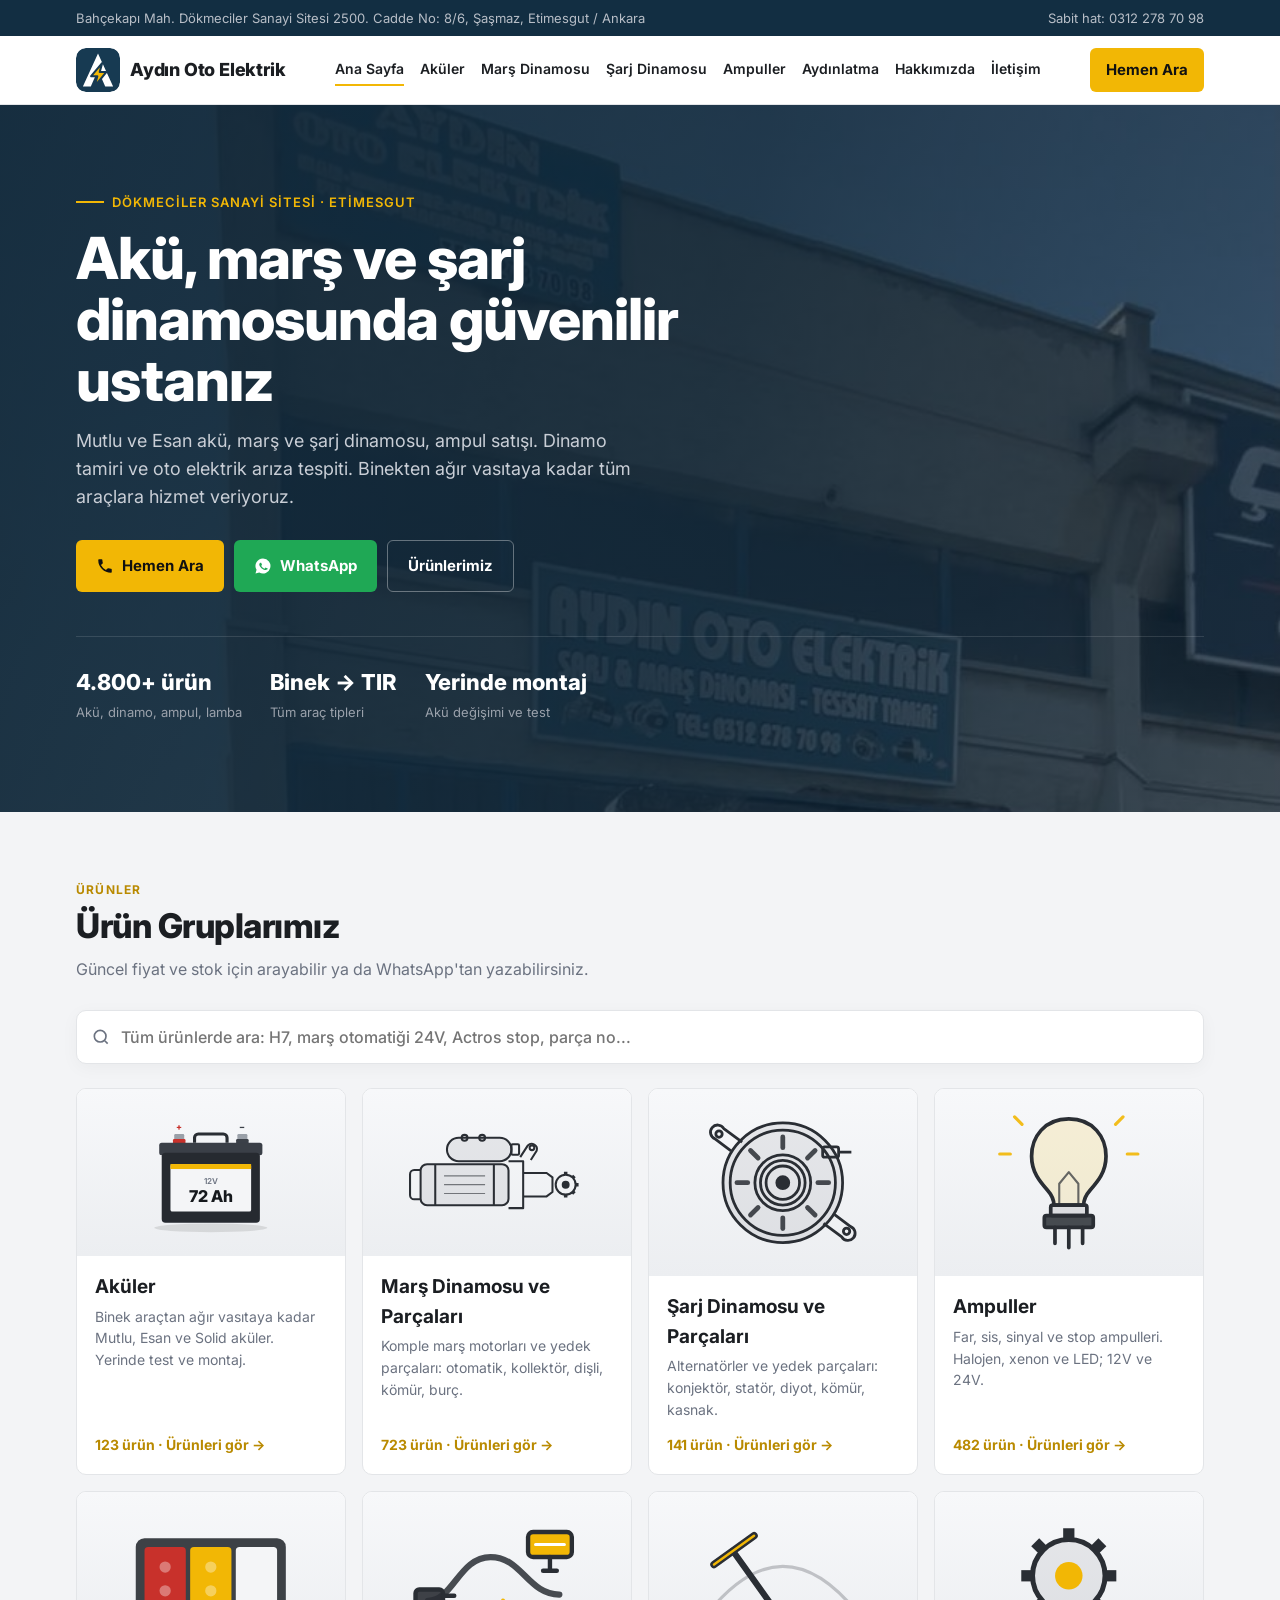
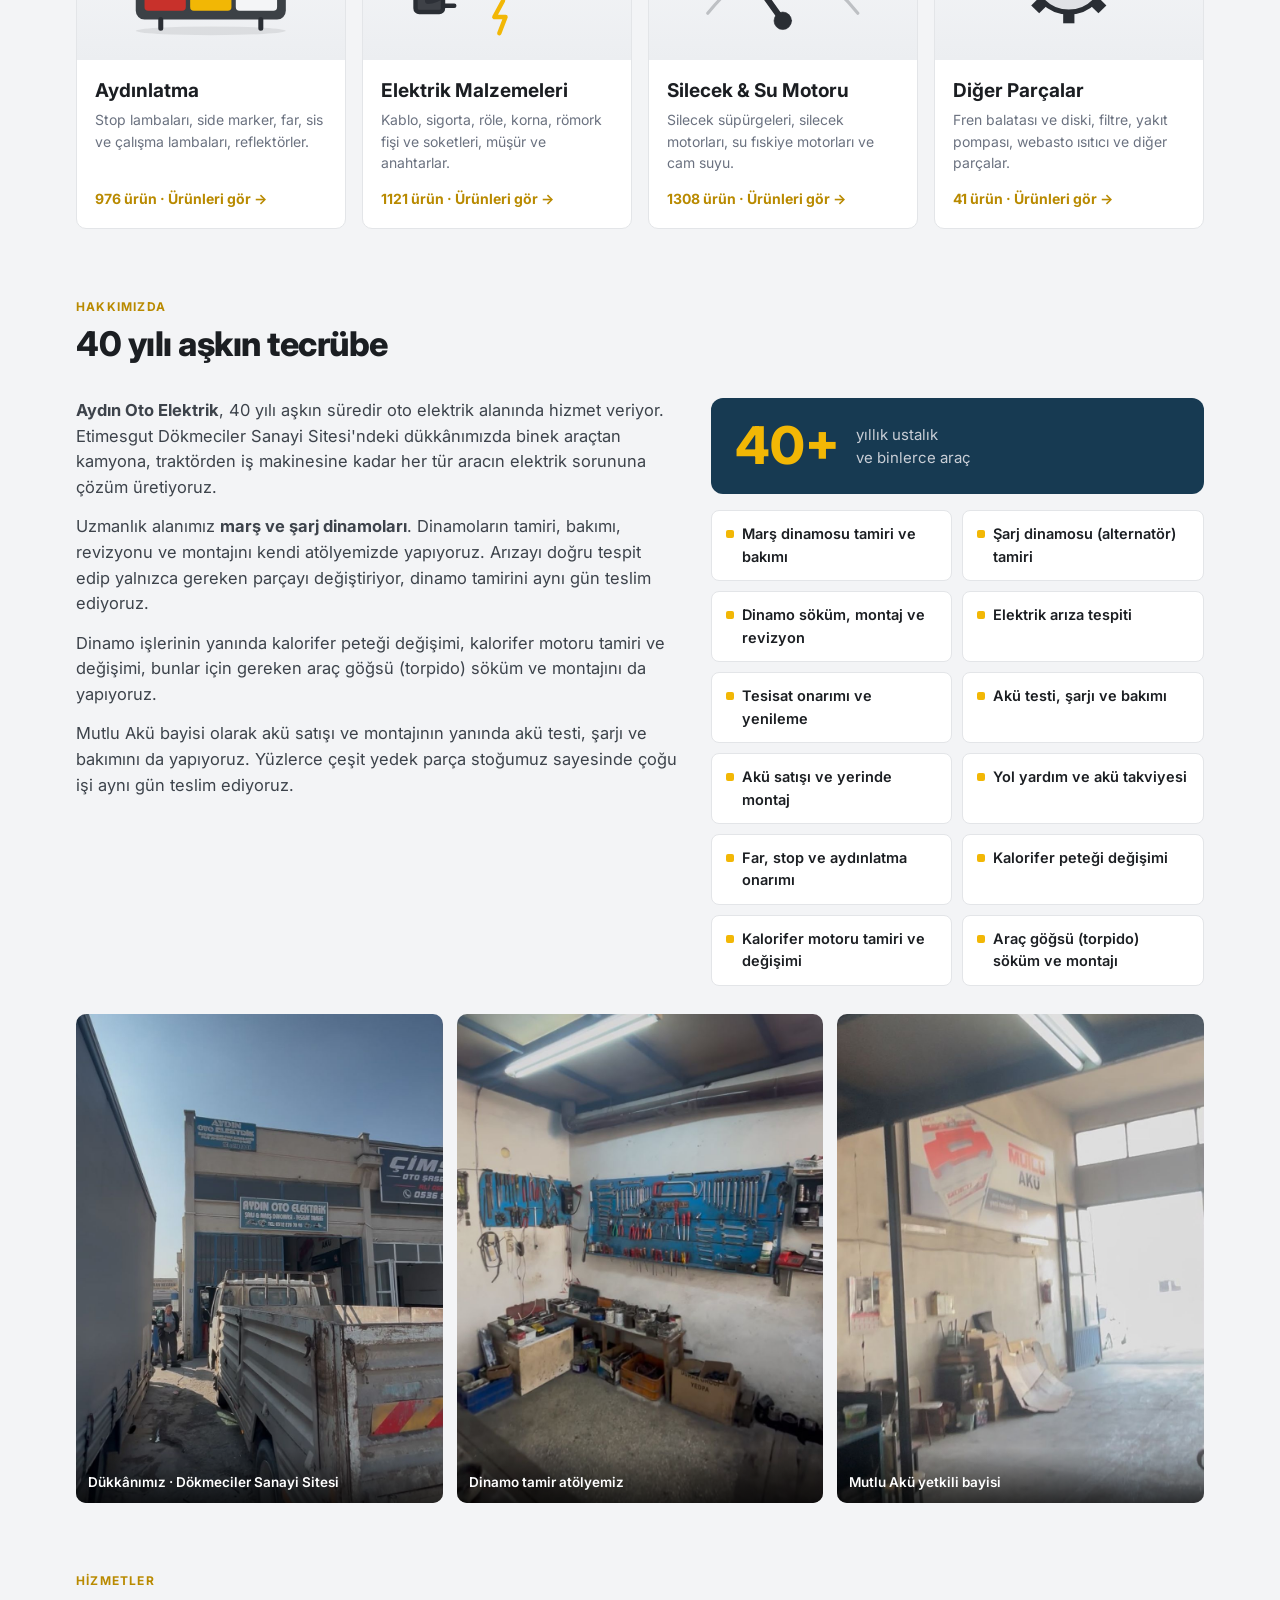
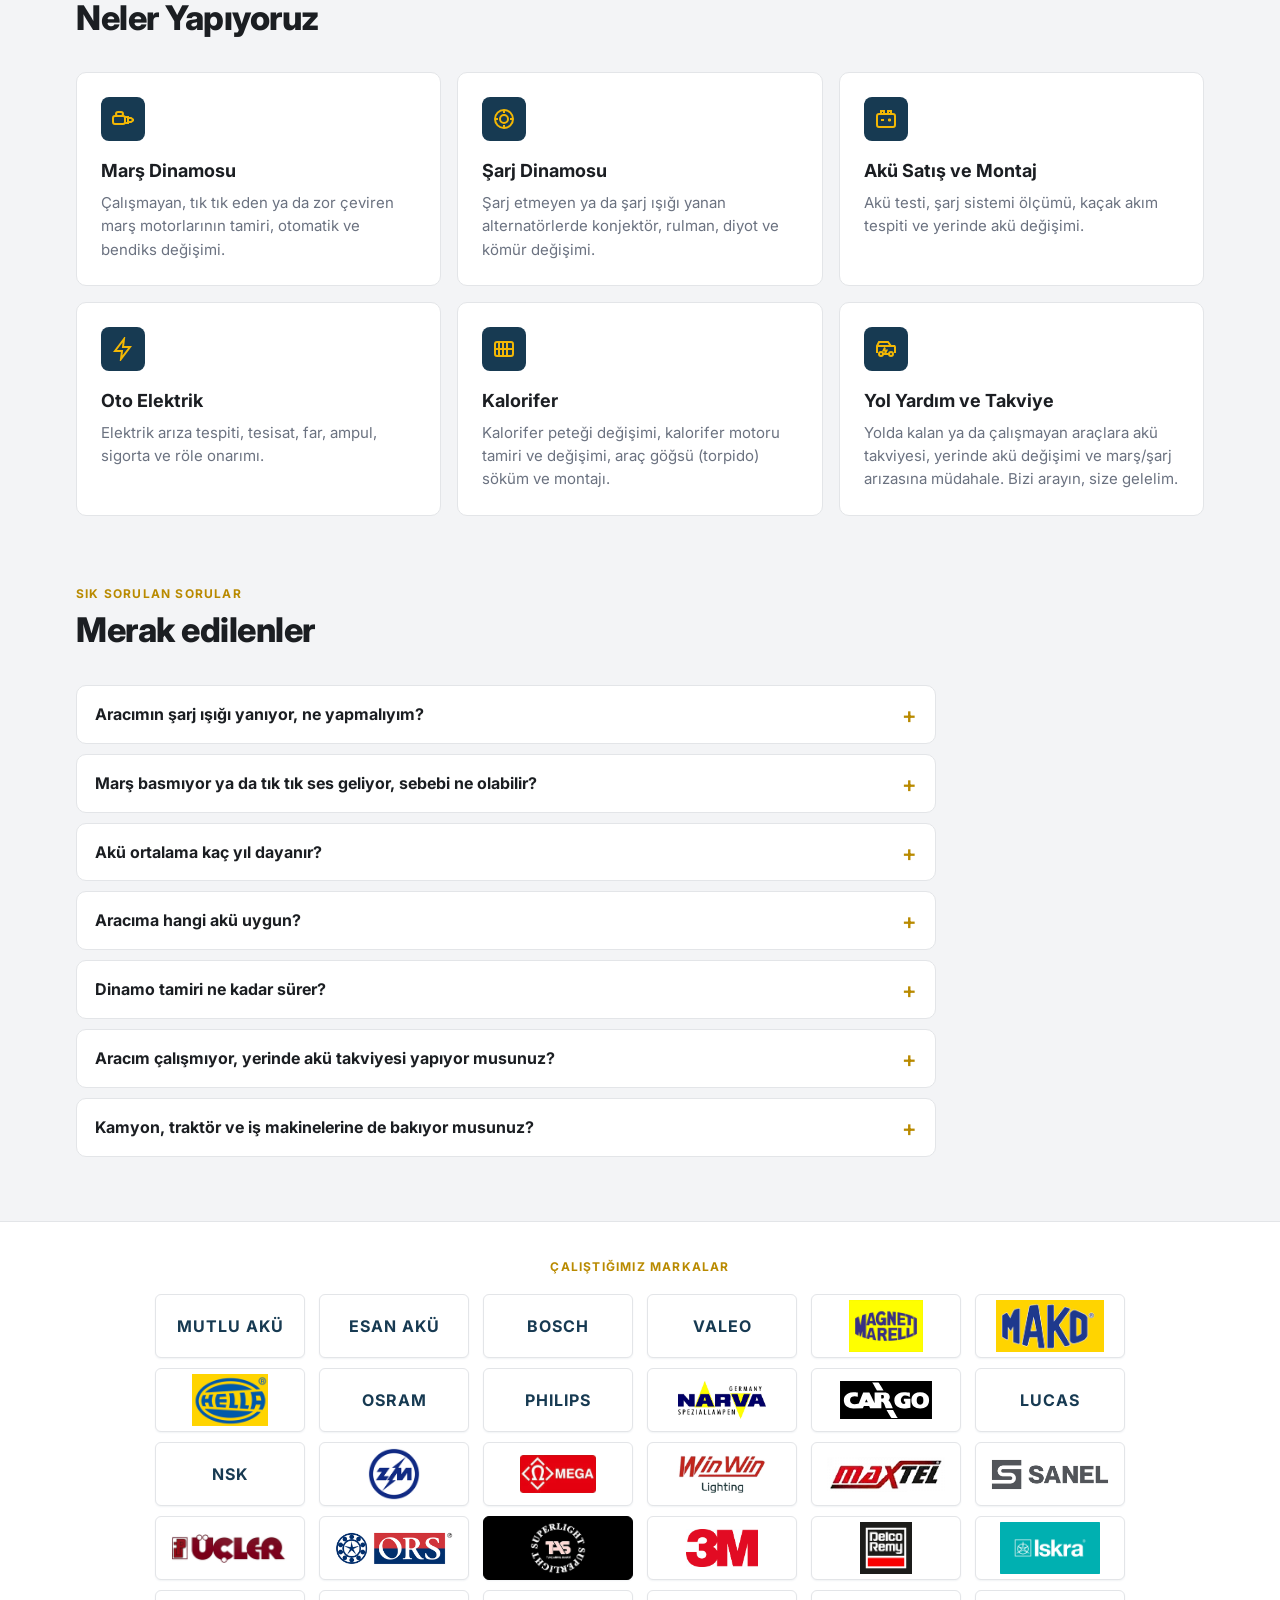
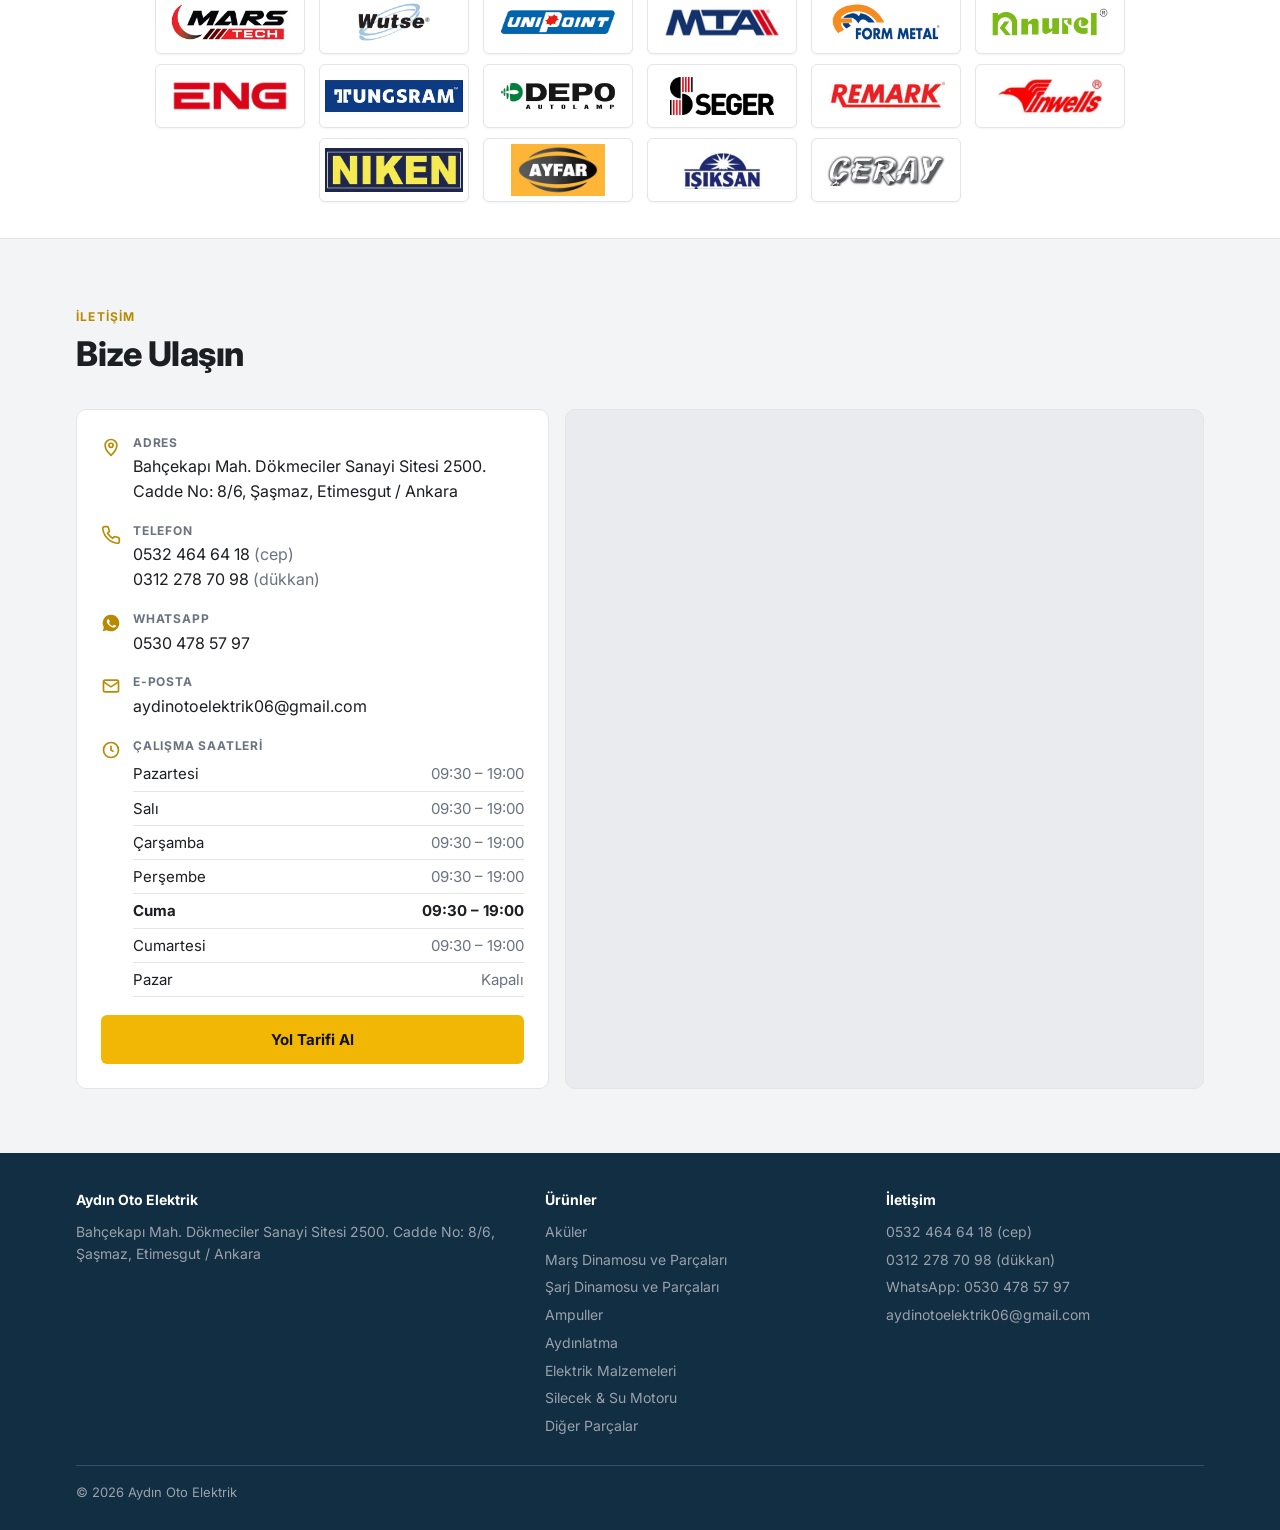
<file: index.html>
<!doctype html>
<html lang="tr">
<head>
<meta charset="utf-8">
<meta name="viewport" content="width=device-width, initial-scale=1">
<title>Aydın Oto Elektrik | Akü, Marş ve Şarj Dinamosu – Etimesgut Ankara</title>
<meta name="description" content="Aydın Oto Elektrik — Dökmeciler Sanayi Sitesi, Şaşmaz / Etimesgut / Ankara. Mutlu ve Esan akü, marş dinamosu, şarj dinamosu, ampul satışı ve oto elektrik tamiri. Tel: 0312 278 70 98">
<link rel="icon" href="favicon.svg?v=202610201900" type="image/svg+xml">
<link rel="canonical" href="https://ahmetefekoc61-bit.github.io/aydin-oto-elektrik/">
<meta name="theme-color" content="#173a52">
<meta property="og:type" content="website">
<meta property="og:locale" content="tr_TR">
<meta property="og:site_name" content="Aydın Oto Elektrik">
<meta property="og:title" content="Aydın Oto Elektrik | Akü, Marş ve Şarj Dinamosu – Etimesgut Ankara">
<meta property="og:description" content="Aydın Oto Elektrik — Dökmeciler Sanayi Sitesi, Şaşmaz / Etimesgut / Ankara. Mutlu ve Esan akü, marş dinamosu, şarj dinamosu, ampul satışı ve oto elektrik tamiri. Tel: 0312 278 70 98">
<meta property="og:url" content="https://ahmetefekoc61-bit.github.io/aydin-oto-elektrik/">
<meta property="og:image" content="https://ahmetefekoc61-bit.github.io/aydin-oto-elektrik/img/paylasim.jpg">
<link rel="preconnect" href="https://fonts.googleapis.com">
<link href="https://fonts.googleapis.com/css2?family=Inter:wght@400;500;600;700;800&display=swap" rel="stylesheet">
<link rel="stylesheet" href="ortak.css?v=202610201900">
<script type="application/ld+json">{"@context": "https://schema.org", "@type": "AutoRepair", "name": "Aydın Oto Elektrik", "image": "https://ahmetefekoc61-bit.github.io/aydin-oto-elektrik/img/dukkan.jpg", "url": "https://ahmetefekoc61-bit.github.io/aydin-oto-elektrik/", "telephone": "+903122787098", "email": "aydinotoelektrik06@gmail.com", "address": {"@type": "PostalAddress", "streetAddress": "Bahçekapı Mah. Dökmeciler Sanayi Sitesi 2500. Cadde No: 8/6, Şaşmaz", "addressLocality": "Etimesgut", "addressRegion": "Ankara", "addressCountry": "TR"}, "geo": {"@type": "GeoCoordinates", "latitude": 39.942039, "longitude": 32.715594}, "openingHoursSpecification": [{"@type": "OpeningHoursSpecification", "dayOfWeek": ["Monday", "Tuesday", "Wednesday", "Thursday", "Friday", "Saturday"], "opens": "09:30", "closes": "19:00"}], "description": "40 yılı aşkın tecrübeyle marş ve şarj dinamosu tamiri (aynı gün teslim), akü satışı ve montajı, oto elektrik arıza tespiti, tesisat onarımı, kalorifer peteği ve kalorifer motoru değişimi.", "areaServed": ["Etimesgut", "Şaşmaz", "Ankara"]}</script>
<script type="application/ld+json">{"@context": "https://schema.org", "@type": "FAQPage", "mainEntity": [{"@type": "Question", "name": "Aracımın şarj ışığı yanıyor, ne yapmalıyım?", "acceptedAnswer": {"@type": "Answer", "text": "Şarj ışığı genellikle şarj dinamosu (alternatör), konjektör ya da kayış kaynaklı bir arızayı gösterir. Akü bir süre aracı idare eder ama kısa sürede boşalır. En kısa zamanda dükkânımıza getirin, şarj sistemini ölçüp arızayı aynı gün tespit edelim."}}, {"@type": "Question", "name": "Marş basmıyor ya da tık tık ses geliyor, sebebi ne olabilir?", "acceptedAnswer": {"@type": "Answer", "text": "En sık sebepler zayıf akü, gevşek ya da oksitlenmiş kutup başı, marş otomatiği veya marş kömürlerinin aşınmasıdır. Önce aküyü test ediyor, ardından marş dinamosunu söküp kontrol ediyoruz; çoğu zaman tamirle çözülür, komple değişim gerekmez."}}, {"@type": "Question", "name": "Akü ortalama kaç yıl dayanır?", "acceptedAnswer": {"@type": "Answer", "text": "Kullanıma ve iklime bağlı olarak binek araçlarda genellikle 3–5 yıl. Sık kısa mesafe sürüş, uzun süre park ve şarj sistemindeki arızalar ömrü kısaltır. Akünüzü dükkânımızda test edip durumunu söyleyebiliriz."}}, {"@type": "Question", "name": "Aracıma hangi akü uygun?", "acceptedAnswer": {"@type": "Answer", "text": "Doğru akü; aracın motoruna, Start-Stop olup olmamasına, kutu ölçüsüne ve kutup yönüne göre seçilir. Ruhsat bilgisi ya da mevcut akünün etiketiyle bize yazın, uygun Mutlu aküyü söyleyelim ve montajını yapalım."}}, {"@type": "Question", "name": "Dinamo tamiri ne kadar sürer?", "acceptedAnswer": {"@type": "Answer", "text": "Marş ve şarj dinamosu tamirini aynı gün teslim ediyoruz. Geniş yedek parça stoğumuz sayesinde aracınız beklemeden yola çıkar."}}, {"@type": "Question", "name": "Aracım çalışmıyor, yerinde akü takviyesi yapıyor musunuz?", "acceptedAnswer": {"@type": "Answer", "text": "Evet. Aküsü bittiği için çalışmayan ya da yolda kalan araçlara takviye yapıyor, gerekirse aküyü yerinde değiştiriyoruz. Konumunuzu telefonla ya da WhatsApp'tan bize iletmeniz yeterli."}}, {"@type": "Question", "name": "Kamyon, traktör ve iş makinelerine de bakıyor musunuz?", "acceptedAnswer": {"@type": "Answer", "text": "Evet. 12V ve 24V sistemlerde binek araçtan kamyon, otobüs, traktör ve iş makinesine kadar her tür aracın marş, şarj ve elektrik tesisatı işini yapıyoruz."}}]}</script>
</head>
<body>
<div id="ust"></div>

<!-- ===================== GİRİŞ ===================== -->
<section class="hero" style="padding:0">
  <svg class="hero-art" viewBox="0 0 400 400" fill="none" stroke="#fff" stroke-width="4" aria-hidden="true">
    <circle cx="200" cy="200" r="150"/><circle cx="200" cy="200" r="132"/>
    <g stroke-width="9" stroke-linecap="round">
      <line x1="200" y1="85" x2="200" y2="115"/><line x1="200" y1="285" x2="200" y2="315"/>
      <line x1="85" y1="200" x2="115" y2="200"/><line x1="285" y1="200" x2="315" y2="200"/>
      <line x1="119" y1="119" x2="140" y2="140"/><line x1="260" y1="260" x2="281" y2="281"/>
      <line x1="281" y1="119" x2="260" y2="140"/><line x1="140" y1="260" x2="119" y2="281"/>
    </g>
    <circle cx="200" cy="200" r="70"/><circle cx="200" cy="200" r="56"/><circle cx="200" cy="200" r="42"/>
    <circle cx="200" cy="200" r="14" fill="#fff"/>
    <path d="M70 120 l-40 -30 a18 18 0 1 1 22 -26 l46 34"/><path d="M330 280 l40 30 a18 18 0 1 1 -22 26 l-46 -34"/>
  </svg>
  <div class="wrap">
    <span class="eyebrow">Dökmeciler Sanayi Sitesi · Etimesgut</span>
    <h1>Akü, marş ve şarj dinamosunda güvenilir ustanız</h1>
    <p>Mutlu ve Esan akü, marş ve şarj dinamosu, ampul satışı. Dinamo tamiri ve oto elektrik arıza tespiti. Binekten ağır vasıtaya kadar tüm araçlara hizmet veriyoruz.</p>
    <div class="btns">
      <a class="btn btn-y" data-href="tel"><svg viewBox="0 0 24 24" fill="currentColor"><path d="M6.6 10.8a15.1 15.1 0 0 0 6.6 6.6l2.2-2.2a1 1 0 0 1 1-.25 11.4 11.4 0 0 0 3.6.57 1 1 0 0 1 1 1V20a1 1 0 0 1-1 1A17 17 0 0 1 3 4a1 1 0 0 1 1-1h3.5a1 1 0 0 1 1 1c0 1.25.2 2.45.57 3.57a1 1 0 0 1-.25 1z"/></svg>Hemen Ara</a>
      <a class="btn btn-g" data-href="wa" target="_blank" rel="noopener"><svg viewBox="0 0 24 24" fill="currentColor"><path d="M12 2a10 10 0 0 0-8.6 15.1L2 22l5-1.3A10 10 0 1 0 12 2zm5.4 14.2c-.2.6-1.3 1.2-1.8 1.2-.5.1-1 .1-3.2-.7a11.3 11.3 0 0 1-4.4-3.9 5 5 0 0 1-1-2.7 3 3 0 0 1 .9-2.2 1 1 0 0 1 .7-.3h.5c.2 0 .4 0 .6.5l.8 2c.1.2.1.3 0 .5l-.3.5-.4.4c-.1.1-.3.3-.1.6a8.5 8.5 0 0 0 1.6 2 7.7 7.7 0 0 0 2.3 1.4c.3.1.5.1.6-.1l.9-1.1c.2-.3.4-.2.6-.1l1.9.9c.3.1.5.2.5.3a2.4 2.4 0 0 1-.1 1.3z"/></svg>WhatsApp</a>
      <a class="btn btn-o" href="#urunler">Ürünlerimiz</a>
    </div>
    <div class="stats">
      <div><b>4.800+ ürün</b><span>Akü, dinamo, ampul, lamba</span></div>
      <div><b>Binek → TIR</b><span>Tüm araç tipleri</span></div>
      <div><b>Yerinde montaj</b><span>Akü değişimi ve test</span></div>
    </div>
  </div>
</section>

<!-- ===================== ÜRÜN KATEGORİLERİ ===================== -->
<section id="urunler">
  <div class="wrap">
    <div class="sec-head"><div><span class="kicker">Ürünler</span><h2>Ürün Gruplarımız</h2><p>Güncel fiyat ve stok için arayabilir ya da WhatsApp'tan yazabilirsiniz.</p></div></div>
    <label class="genel-ara">
      <svg viewBox="0 0 24 24" fill="none" stroke="currentColor" stroke-width="2"><circle cx="11" cy="11" r="7"/><path d="M20 20l-3.5-3.5"/></svg>
      <input id="genelArama" type="search" placeholder="Tüm ürünlerde ara: H7, marş otomatiği 24V, Actros stop, parça no...">
    </label>
    <div id="aramaSonuc" hidden>
      <p class="count" id="count" style="margin-bottom:14px"></p>
      <div class="products" id="products"></div>
    </div>
    <div class="cats" id="cats"></div>
  </div>
</section>

<!-- ===================== HİZMETLER ===================== -->
<section id="hakkimizda" style="padding-top:0">
  <div class="wrap">
    <div class="sec-head"><div><span class="kicker">Hakkımızda</span><h2>40 yılı aşkın tecrübe</h2></div></div>
    <div class="about">
      <div>
        <p><b>Aydın Oto Elektrik</b>, 40 yılı aşkın süredir oto elektrik alanında hizmet veriyor. Etimesgut Dökmeciler Sanayi Sitesi'ndeki dükkânımızda binek araçtan kamyona, traktörden iş makinesine kadar her tür aracın elektrik sorununa çözüm üretiyoruz.</p>
        <p>Uzmanlık alanımız <b>marş ve şarj dinamoları</b>. Dinamoların tamiri, bakımı, revizyonu ve montajını kendi atölyemizde yapıyoruz. Arızayı doğru tespit edip yalnızca gereken parçayı değiştiriyor, dinamo tamirini aynı gün teslim ediyoruz.</p>
        <p>Dinamo işlerinin yanında kalorifer peteği değişimi, kalorifer motoru tamiri ve değişimi, bunlar için gereken araç göğsü (torpido) söküm ve montajını da yapıyoruz.</p>
        <p>Mutlu Akü bayisi olarak akü satışı ve montajının yanında akü testi, şarjı ve bakımını da yapıyoruz. Yüzlerce çeşit yedek parça stoğumuz sayesinde çoğu işi aynı gün teslim ediyoruz.</p>
      </div>
      <div>
        <div class="yil"><b>40+</b><span>yıllık ustalık<br>ve binlerce araç</span></div>
        <ul>
          <li>Marş dinamosu tamiri ve bakımı</li>
          <li>Şarj dinamosu (alternatör) tamiri</li>
          <li>Dinamo söküm, montaj ve revizyon</li>
          <li>Elektrik arıza tespiti</li>
          <li>Tesisat onarımı ve yenileme</li>
          <li>Akü testi, şarjı ve bakımı</li>
          <li>Akü satışı ve yerinde montaj</li>
          <li>Yol yardım ve akü takviyesi</li>
          <li>Far, stop ve aydınlatma onarımı</li>
          <li>Kalorifer peteği değişimi</li>
          <li>Kalorifer motoru tamiri ve değişimi</li>
          <li>Araç göğsü (torpido) söküm ve montajı</li>
        </ul>
      </div>
    </div>
    <div class="galeri">
      <figure><img src="img/dukkan-sokak.jpg" alt="Aydın Oto Elektrik dükkânı, Dökmeciler Sanayi Sitesi" loading="lazy"><figcaption>Dükkânımız · Dökmeciler Sanayi Sitesi</figcaption></figure>
      <figure><img src="img/atolye.jpg" alt="Aydın Oto Elektrik dinamo tamir atölyesi" loading="lazy"><figcaption>Dinamo tamir atölyemiz</figcaption></figure>
      <figure><img src="img/dukkan-ic.jpg" alt="Aydın Oto Elektrik dükkân içi, Mutlu Akü bayisi" loading="lazy"><figcaption>Mutlu Akü yetkili bayisi</figcaption></figure>
    </div>
  </div>
</section>

<section id="hizmetler" style="padding-top:0">
  <div class="wrap">
    <div class="sec-head"><div><span class="kicker">Hizmetler</span><h2>Neler Yapıyoruz</h2></div></div>
    <div class="services">
      <div class="s"><div class="ic"><svg viewBox="0 0 24 24" fill="none" stroke="currentColor" stroke-width="2"><rect x="2" y="9" width="12" height="8" rx="2"/><path d="M14 10h3v6h-3M17 11h3l2 1.5v1L20 15h-3"/><rect x="5" y="5" width="7" height="4" rx="2"/></svg></div><h3>Marş Dinamosu</h3><p>Çalışmayan, tık tık eden ya da zor çeviren marş motorlarının tamiri, otomatik ve bendiks değişimi.</p></div>
      <div class="s"><div class="ic"><svg viewBox="0 0 24 24" fill="none" stroke="currentColor" stroke-width="2"><circle cx="12" cy="12" r="9"/><circle cx="12" cy="12" r="4"/><path d="M12 3v3M12 18v3M3 12h3M18 12h3"/></svg></div><h3>Şarj Dinamosu</h3><p>Şarj etmeyen ya da şarj ışığı yanan alternatörlerde konjektör, rulman, diyot ve kömür değişimi.</p></div>
      <div class="s"><div class="ic"><svg viewBox="0 0 24 24" fill="none" stroke="currentColor" stroke-width="2"><rect x="3" y="7" width="18" height="13" rx="2"/><path d="M7 7V4h3v3M14 7V4h3v3M7 13h3M15.5 11.5v3M14 13h3"/></svg></div><h3>Akü Satış ve Montaj</h3><p>Akü testi, şarj sistemi ölçümü, kaçak akım tespiti ve yerinde akü değişimi.</p></div>
      <div class="s"><div class="ic"><svg viewBox="0 0 24 24" fill="none" stroke="currentColor" stroke-width="2"><path d="M13 2L4 14h7l-1 8 9-12h-7z"/></svg></div><h3>Oto Elektrik</h3><p>Elektrik arıza tespiti, tesisat, far, ampul, sigorta ve röle onarımı.</p></div>
      <div class="s"><div class="ic"><svg viewBox="0 0 24 24" fill="none" stroke="currentColor" stroke-width="2"><rect x="3" y="5" width="18" height="14" rx="2"/><path d="M7 5v14M11 5v14M15 5v14M3 12h18"/></svg></div><h3>Kalorifer</h3><p>Kalorifer peteği değişimi, kalorifer motoru tamiri ve değişimi, araç göğsü (torpido) söküm ve montajı.</p></div>
      <div class="s"><div class="ic"><svg viewBox="0 0 24 24" fill="none" stroke="currentColor" stroke-width="2"><path d="M3 16V9l2-4h9l3 4h3a1 1 0 0 1 1 1v6"/><circle cx="7" cy="17" r="2"/><circle cx="17" cy="17" r="2"/><path d="M9 17h6M3 9h18"/><path d="M11 10.5l-1.5 3h3l-1.5 3"/></svg></div><h3>Yol Yardım ve Takviye</h3><p>Yolda kalan ya da çalışmayan araçlara akü takviyesi, yerinde akü değişimi ve marş/şarj arızasına müdahale. Bizi arayın, size gelelim.</p></div>
    </div>
  </div>
</section>

<!-- ===================== SSS ===================== -->
<section id="sss" style="padding-top:0">
  <div class="wrap">
    <div class="sec-head"><div><span class="kicker">Sık sorulan sorular</span><h2>Merak edilenler</h2></div></div>
    <div class="sss">
      <details><summary>Aracımın şarj ışığı yanıyor, ne yapmalıyım?</summary><p>Şarj ışığı genellikle şarj dinamosu (alternatör), konjektör ya da kayış kaynaklı bir arızayı gösterir. Akü bir süre aracı idare eder ama kısa sürede boşalır. En kısa zamanda dükkânımıza getirin, şarj sistemini ölçüp arızayı aynı gün tespit edelim.</p></details>
      <details><summary>Marş basmıyor ya da tık tık ses geliyor, sebebi ne olabilir?</summary><p>En sık sebepler zayıf akü, gevşek ya da oksitlenmiş kutup başı, marş otomatiği veya marş kömürlerinin aşınmasıdır. Önce aküyü test ediyor, ardından marş dinamosunu söküp kontrol ediyoruz; çoğu zaman tamirle çözülür, komple değişim gerekmez.</p></details>
      <details><summary>Akü ortalama kaç yıl dayanır?</summary><p>Kullanıma ve iklime bağlı olarak binek araçlarda genellikle 3–5 yıl. Sık kısa mesafe sürüş, uzun süre park ve şarj sistemindeki arızalar ömrü kısaltır. Akünüzü dükkânımızda test edip durumunu söyleyebiliriz.</p></details>
      <details><summary>Aracıma hangi akü uygun?</summary><p>Doğru akü; aracın motoruna, Start-Stop olup olmamasına, kutu ölçüsüne ve kutup yönüne göre seçilir. Ruhsat bilgisi ya da mevcut akünün etiketiyle bize yazın, uygun Mutlu aküyü söyleyelim ve montajını yapalım.</p></details>
      <details><summary>Dinamo tamiri ne kadar sürer?</summary><p>Marş ve şarj dinamosu tamirini aynı gün teslim ediyoruz. Geniş yedek parça stoğumuz sayesinde aracınız beklemeden yola çıkar.</p></details>
      <details><summary>Aracım çalışmıyor, yerinde akü takviyesi yapıyor musunuz?</summary><p>Evet. Aküsü bittiği için çalışmayan ya da yolda kalan araçlara takviye yapıyor, gerekirse aküyü yerinde değiştiriyoruz. Konumunuzu telefonla ya da WhatsApp'tan bize iletmeniz yeterli.</p></details>
      <details><summary>Kamyon, traktör ve iş makinelerine de bakıyor musunuz?</summary><p>Evet. 12V ve 24V sistemlerde binek araçtan kamyon, otobüs, traktör ve iş makinesine kadar her tür aracın marş, şarj ve elektrik tesisatı işini yapıyoruz.</p></details>
    </div>
  </div>
</section>

<!-- ===================== MARKALAR ===================== -->
<div class="brands-sec">
  <div class="wrap">
    <span class="kicker">Çalıştığımız Markalar</span>
    <div class="brands" id="brands"></div>
  </div>
</div>

<!-- ===================== İLETİŞİM ===================== -->
<section id="iletisim">
  <div class="wrap">
    <div class="sec-head"><div><span class="kicker">İletişim</span><h2>Bize Ulaşın</h2></div></div>
    <div class="info">
      <div class="box">
        <div class="row"><svg viewBox="0 0 24 24" fill="none" stroke="currentColor" stroke-width="2"><path d="M12 22s7-6.2 7-12a7 7 0 0 0-14 0c0 5.8 7 12 7 12z"/><circle cx="12" cy="10" r="2.5"/></svg>
          <div><b>Adres</b><span data-f="address"></span></div></div>
        <div class="row"><svg viewBox="0 0 24 24" fill="none" stroke="currentColor" stroke-width="2"><path d="M22 16.9v3a2 2 0 0 1-2.2 2A19.8 19.8 0 0 1 2.1 4.2 2 2 0 0 1 4.1 2h3a2 2 0 0 1 2 1.7c.1 1 .4 1.9.7 2.8a2 2 0 0 1-.5 2.1L8 9.9a16 16 0 0 0 6 6l1.3-1.3a2 2 0 0 1 2.1-.4c.9.3 1.8.6 2.8.7a2 2 0 0 1 1.7 2z"/></svg>
          <div><b>Telefon</b><a data-href="tel" data-f="phone"></a> <span style="color:var(--muted)">(cep)</span><br><a data-href="land" data-f="landline"></a> <span style="color:var(--muted)">(dükkan)</span></div></div>
        <div class="row"><svg viewBox="0 0 24 24" fill="currentColor"><path d="M12 2a10 10 0 0 0-8.6 15.1L2 22l5-1.3A10 10 0 1 0 12 2zm5.4 14.2c-.2.6-1.3 1.2-1.8 1.2-.5.1-1 .1-3.2-.7a11.3 11.3 0 0 1-4.4-3.9 5 5 0 0 1-1-2.7 3 3 0 0 1 .9-2.2 1 1 0 0 1 .7-.3h.5c.2 0 .4 0 .6.5l.8 2c.1.2.1.3 0 .5l-.3.5-.4.4c-.1.1-.3.3-.1.6a8.5 8.5 0 0 0 1.6 2 7.7 7.7 0 0 0 2.3 1.4c.3.1.5.1.6-.1l.9-1.1c.2-.3.4-.2.6-.1l1.9.9c.3.1.5.2.5.3a2.4 2.4 0 0 1-.1 1.3z"/></svg>
          <div><b>WhatsApp</b><a data-href="wa" data-f="wa" target="_blank" rel="noopener"></a></div></div>
        <div class="row"><svg viewBox="0 0 24 24" fill="none" stroke="currentColor" stroke-width="2"><rect x="3" y="5" width="18" height="14" rx="2"/><path d="M3 7l9 6 9-6"/></svg>
          <div><b>E-posta</b><a data-href="mail" data-f="email"></a></div></div>
        <div class="row"><svg viewBox="0 0 24 24" fill="none" stroke="currentColor" stroke-width="2"><circle cx="12" cy="12" r="9"/><path d="M12 7v5l3 2"/></svg>
          <div style="flex:1"><b>Çalışma Saatleri</b><table class="hours" id="hours"></table></div></div>
        <a class="btn btn-y" data-href="dir" target="_blank" rel="noopener">Yol Tarifi Al</a>
      </div>
      <div class="map"><iframe id="map" loading="lazy" referrerpolicy="no-referrer-when-downgrade" title="Konum"></iframe></div>
    </div>
  </div>
</section>

<div id="alt"></div>

<script src="kategoriler.js?v=202610201900"></script>
<script src="urunler.js?v=202610201900"></script>
<script src="ortak.js?v=202610201900"></script>
<script>anaSayfa();</script>
</body>
</html>
</file>
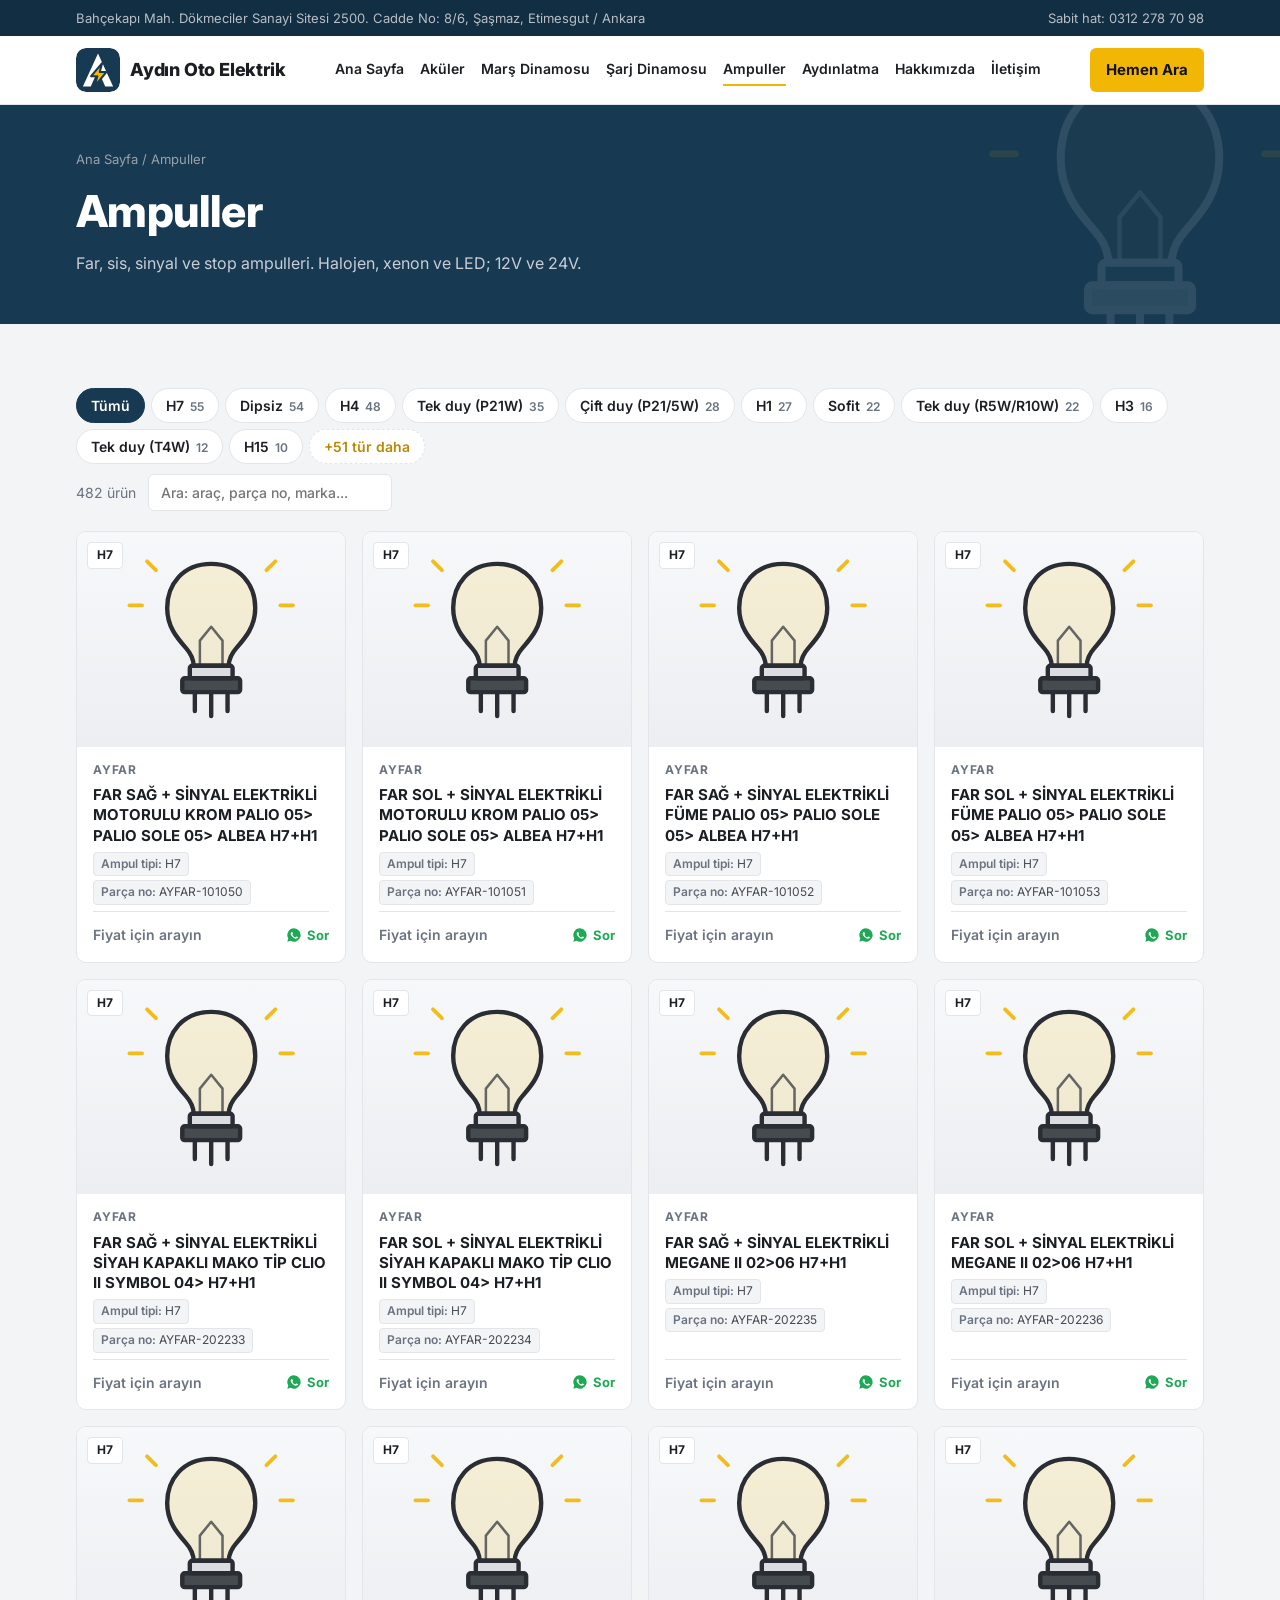
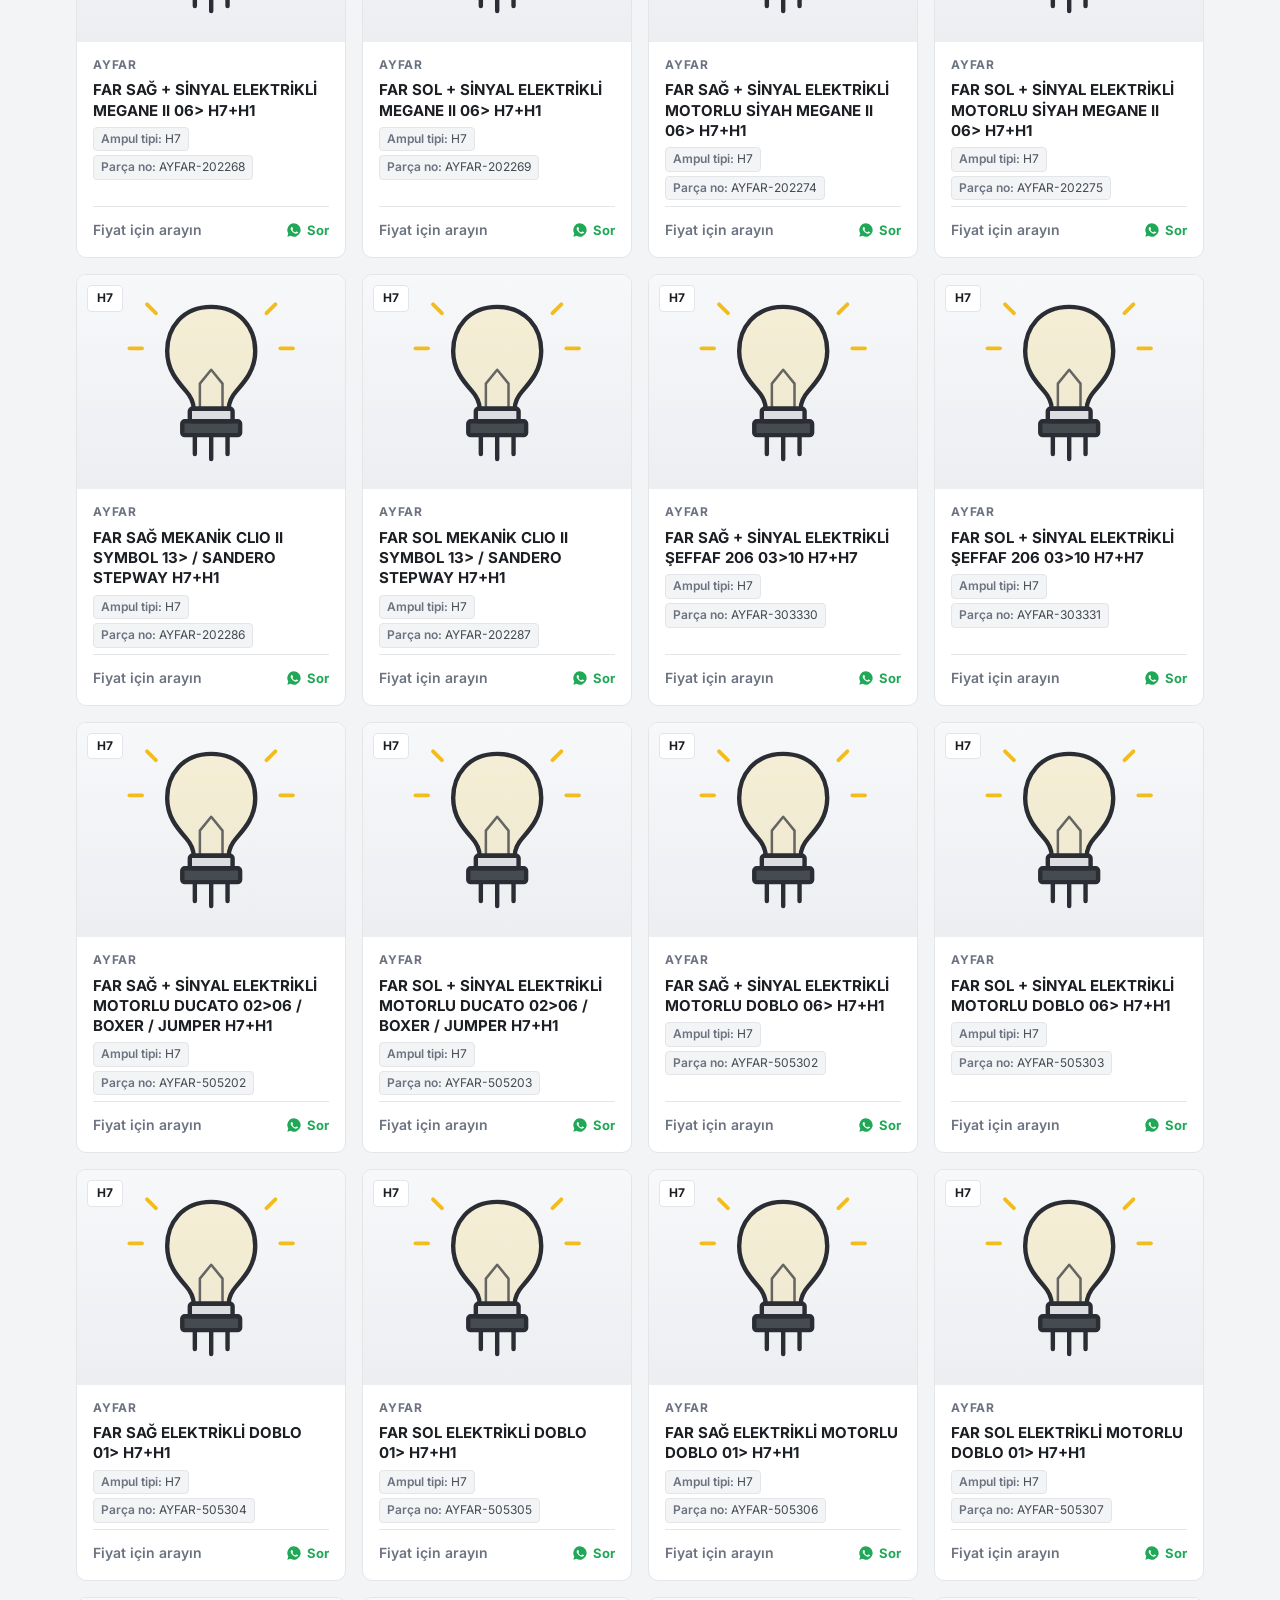
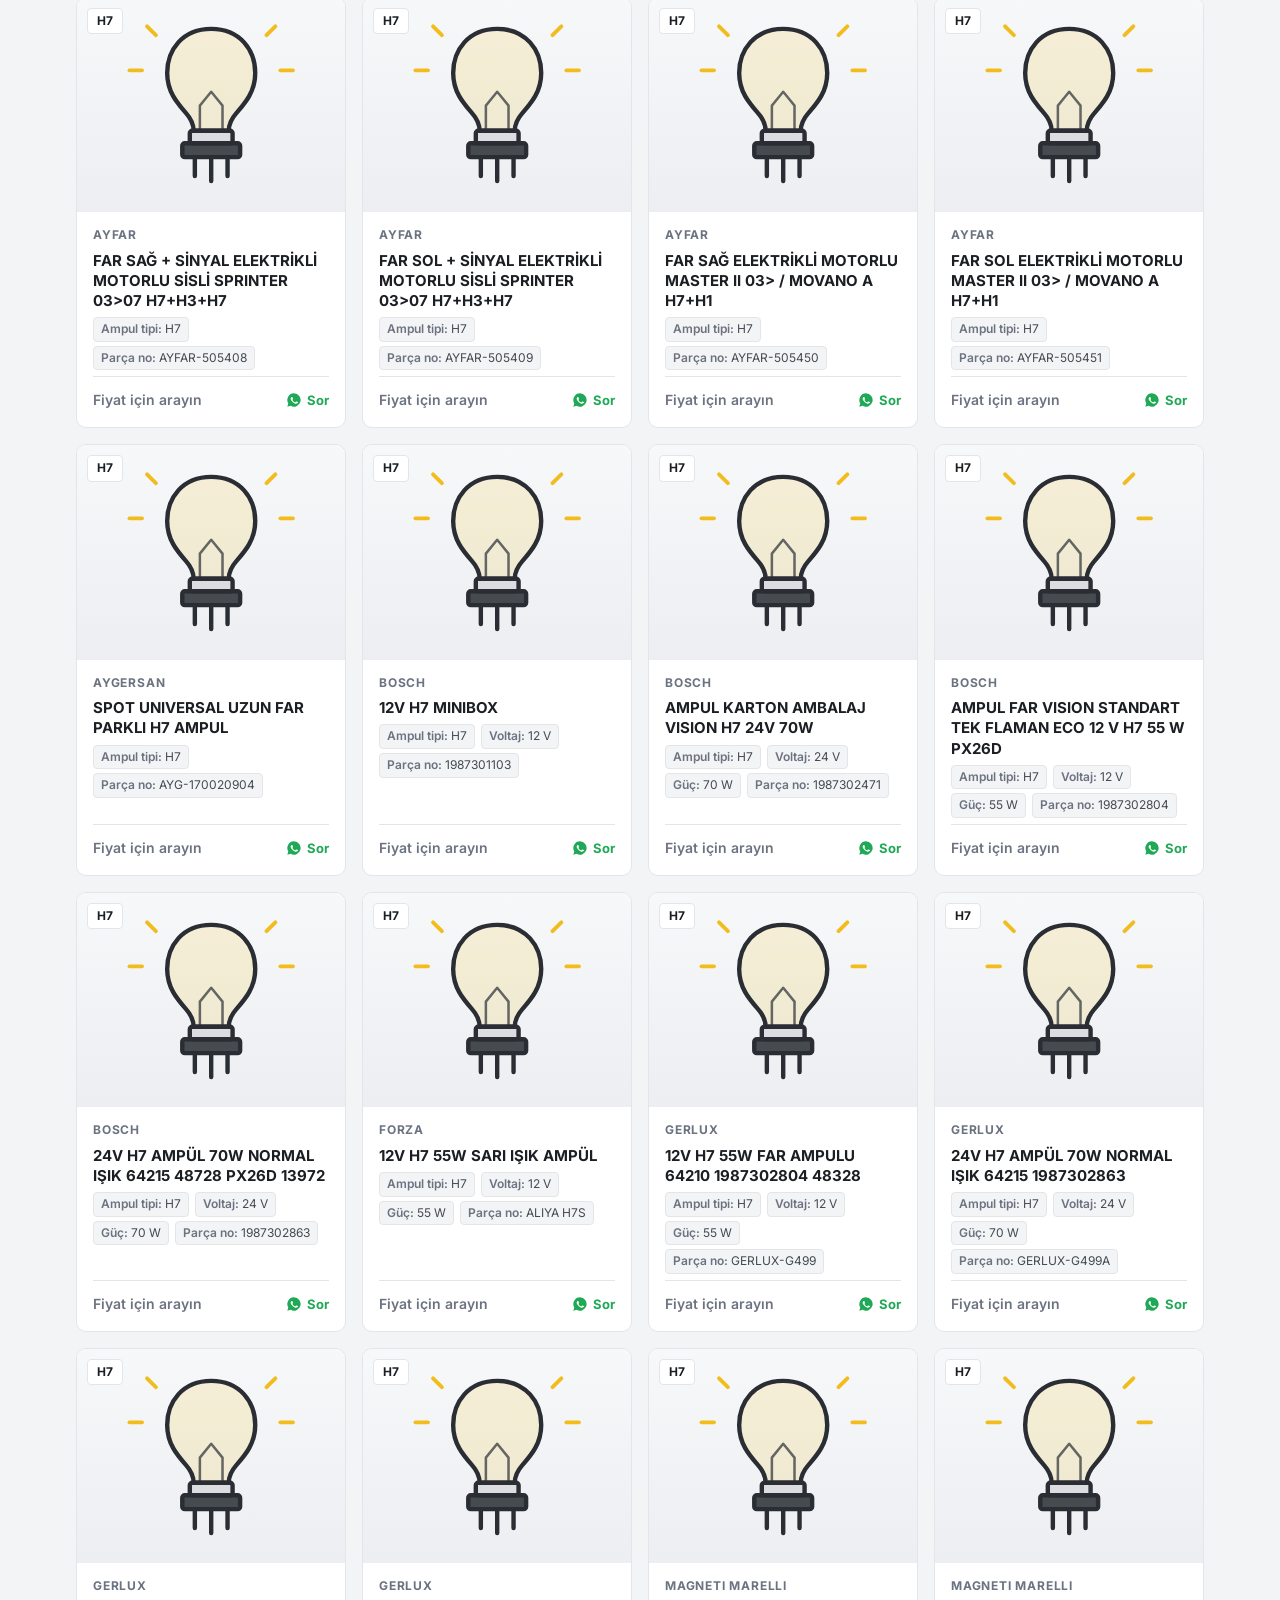
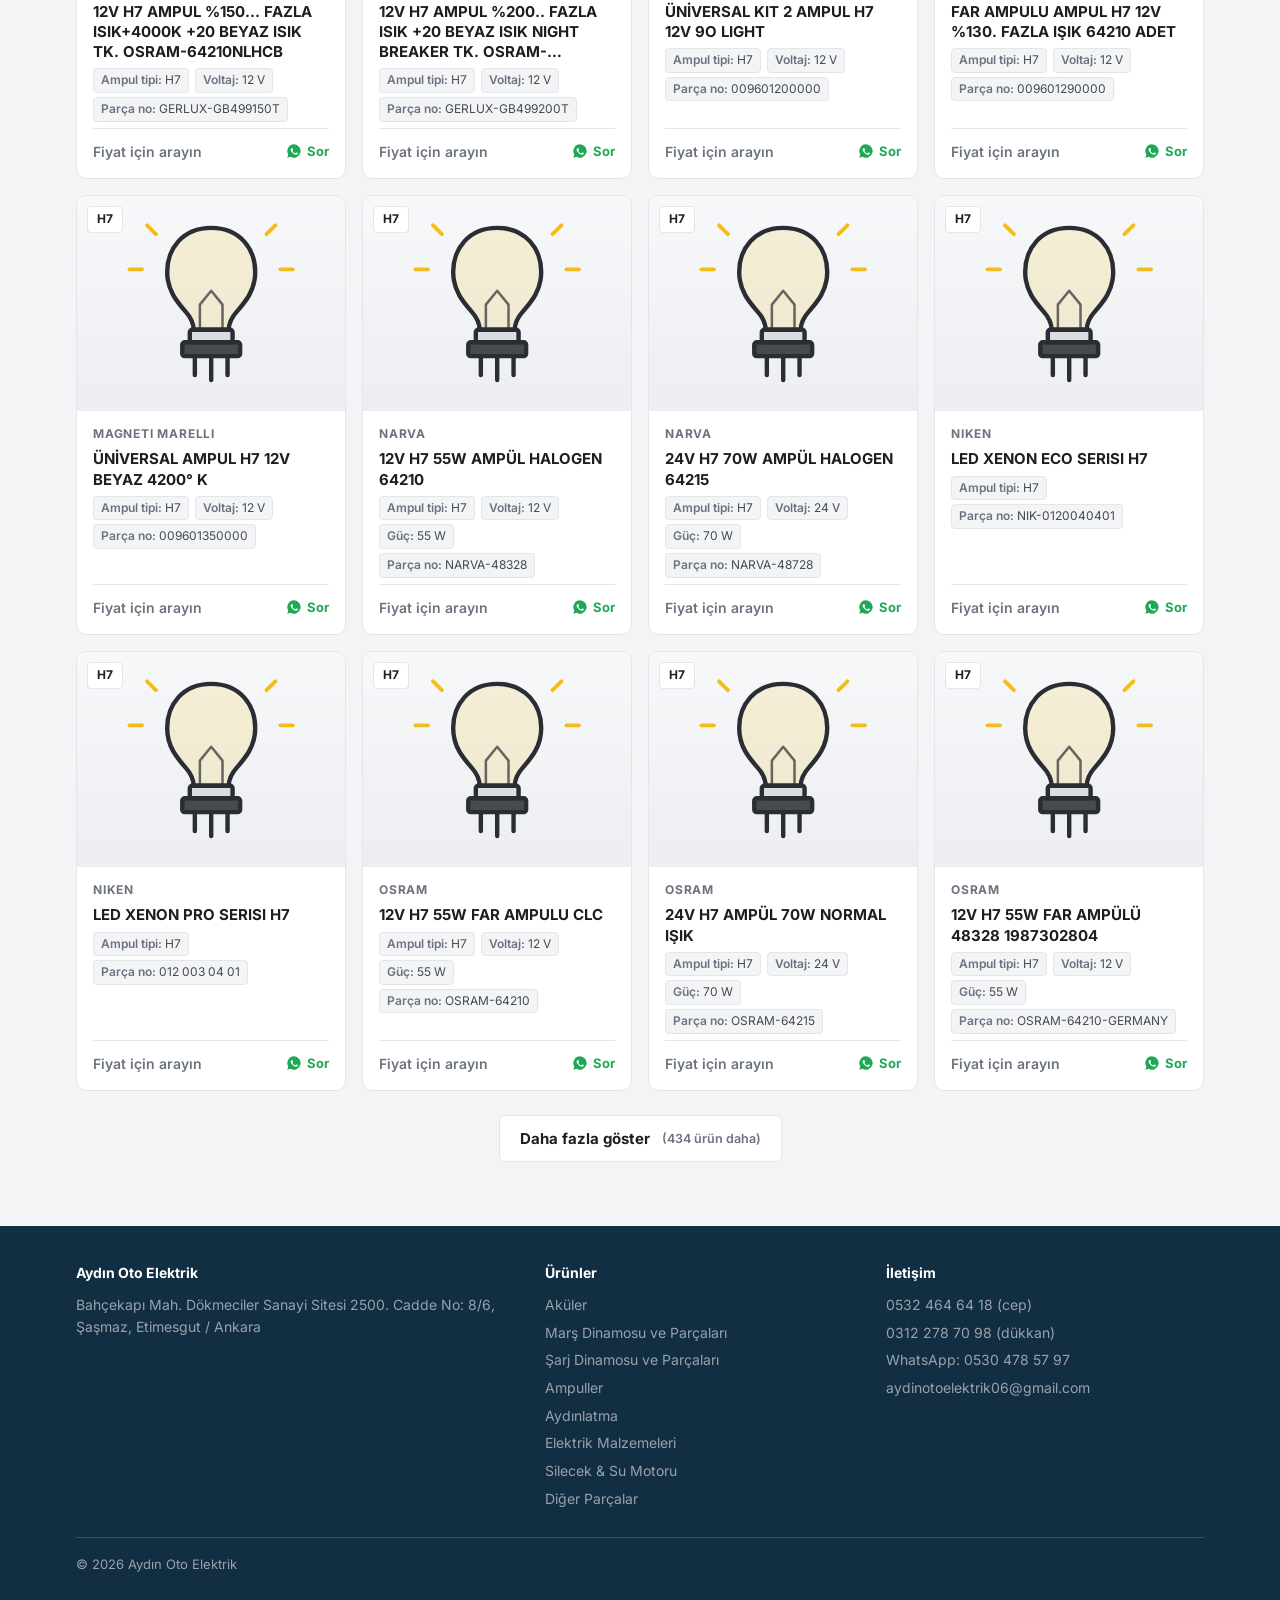
<file: ampul.html>
<!doctype html>
<html lang="tr">
<head>
<meta charset="utf-8">
<meta name="viewport" content="width=device-width, initial-scale=1">
<title>Ampuller | Aydın Oto Elektrik – Etimesgut Ankara</title>
<meta name="description" content="Aydın Oto Elektrik — far, sis, sinyal ve stop ampulleri. Dökmeciler Sanayi Sitesi, Etimesgut / Ankara.">
<link rel="icon" href="favicon.svg?v=202610201900" type="image/svg+xml">
<link rel="canonical" href="https://ahmetefekoc61-bit.github.io/aydin-oto-elektrik/ampul.html">
<meta name="theme-color" content="#173a52">
<meta property="og:type" content="website">
<meta property="og:locale" content="tr_TR">
<meta property="og:site_name" content="Aydın Oto Elektrik">
<meta property="og:title" content="Ampuller | Aydın Oto Elektrik – Etimesgut Ankara">
<meta property="og:description" content="Aydın Oto Elektrik — far, sis, sinyal ve stop ampulleri. Dökmeciler Sanayi Sitesi, Etimesgut / Ankara.">
<meta property="og:url" content="https://ahmetefekoc61-bit.github.io/aydin-oto-elektrik/ampul.html">
<meta property="og:image" content="https://ahmetefekoc61-bit.github.io/aydin-oto-elektrik/img/paylasim.jpg">
<link rel="preconnect" href="https://fonts.googleapis.com">
<link href="https://fonts.googleapis.com/css2?family=Inter:wght@400;500;600;700;800&display=swap" rel="stylesheet">
<link rel="stylesheet" href="ortak.css?v=202610201900">
</head>
<body>
<div id="ust"></div>

<div class="page-head">
  <div id="head-art"></div>
  <div class="wrap">
    <div class="crumb" id="kirinti"></div>
    <h1 id="baslik">Ampuller</h1>
    <p id="aciklama"></p>
  </div>
</div>

<section>
  <div class="wrap">
    <div class="toolbar" id="tools">
      <div class="filters" id="filters"></div>
      <div style="display:flex;gap:12px;align-items:center;flex-wrap:wrap">
        <span class="count" id="count"></span>
        <input class="search" id="search" type="search">
      </div>
    </div>
    <div class="products" id="products"></div>
  </div>
</section>

<div id="alt"></div>

<script src="kategoriler.js?v=202610201900"></script>
<script src="urunler.js?v=202610201900"></script>
<script src="ortak.js?v=202610201900"></script>
<script>kategoriSayfasi("ampul");</script>
</body>
</html>
</file>
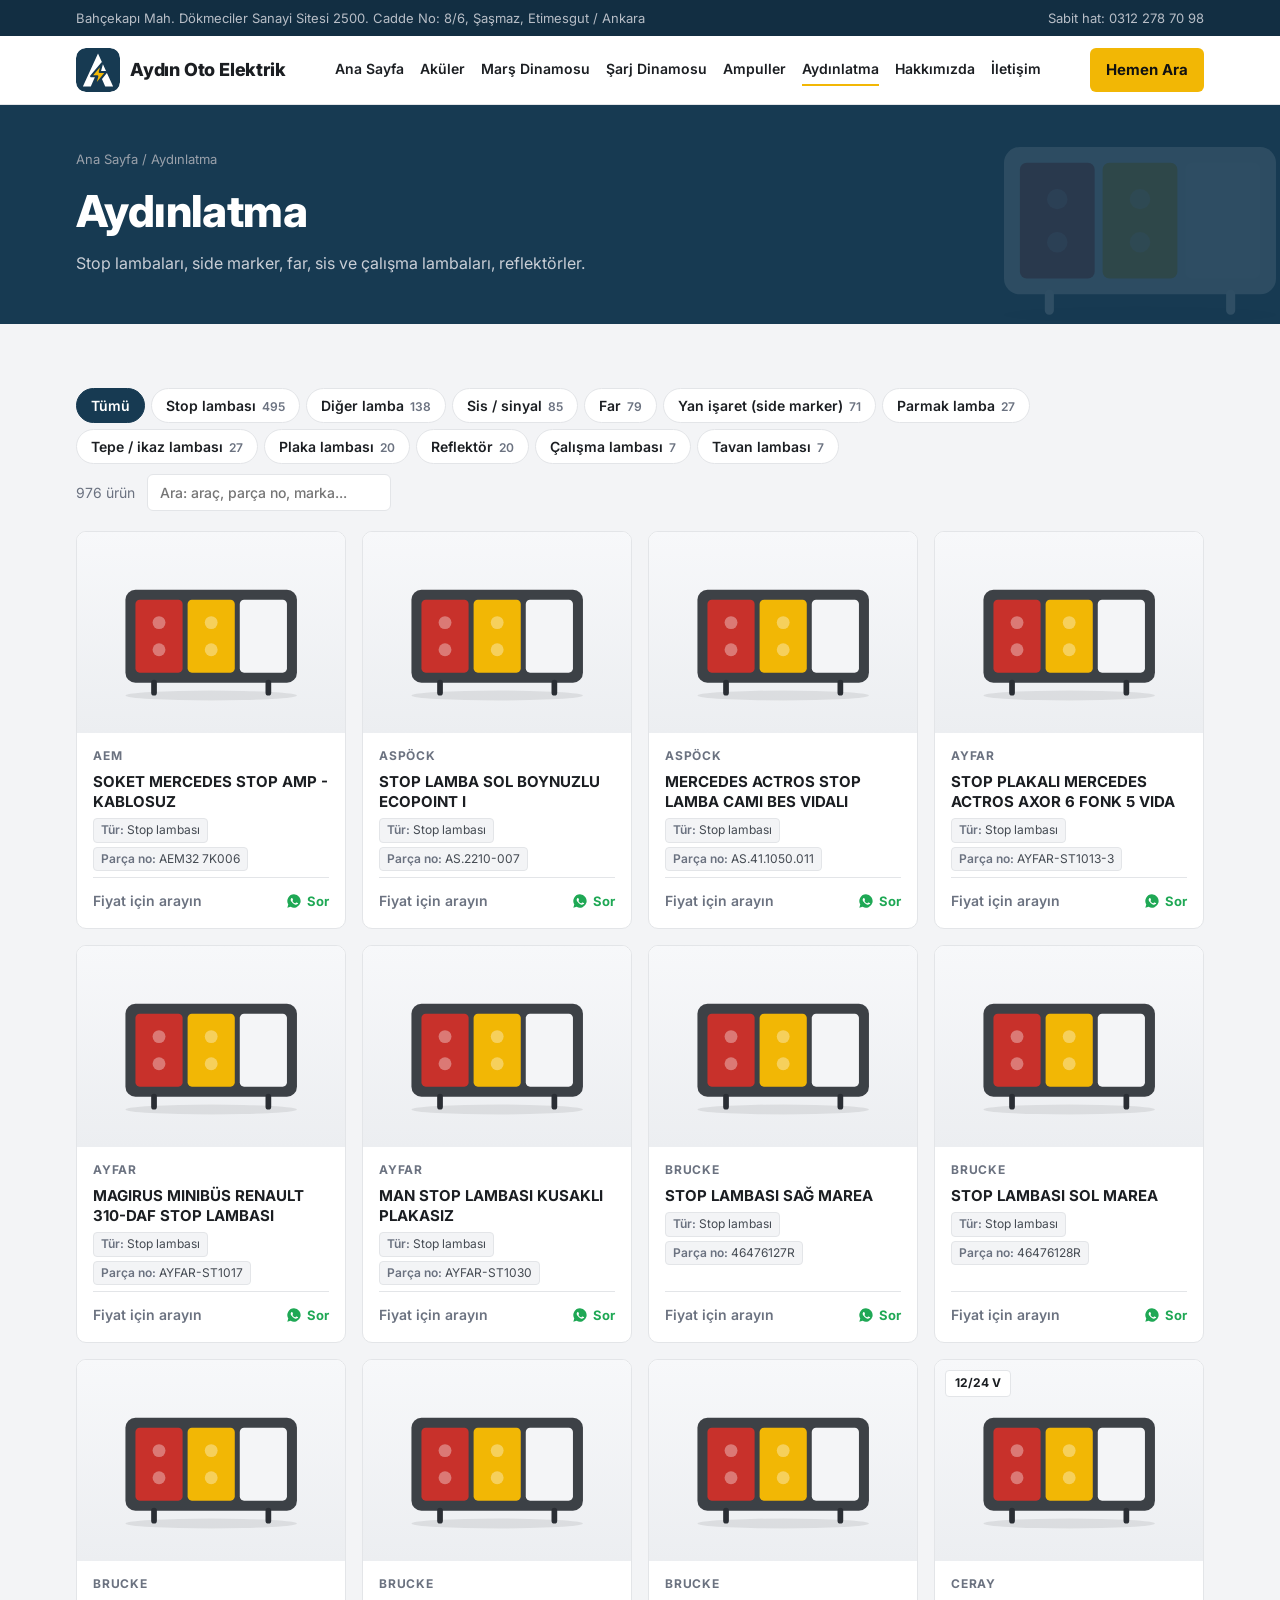
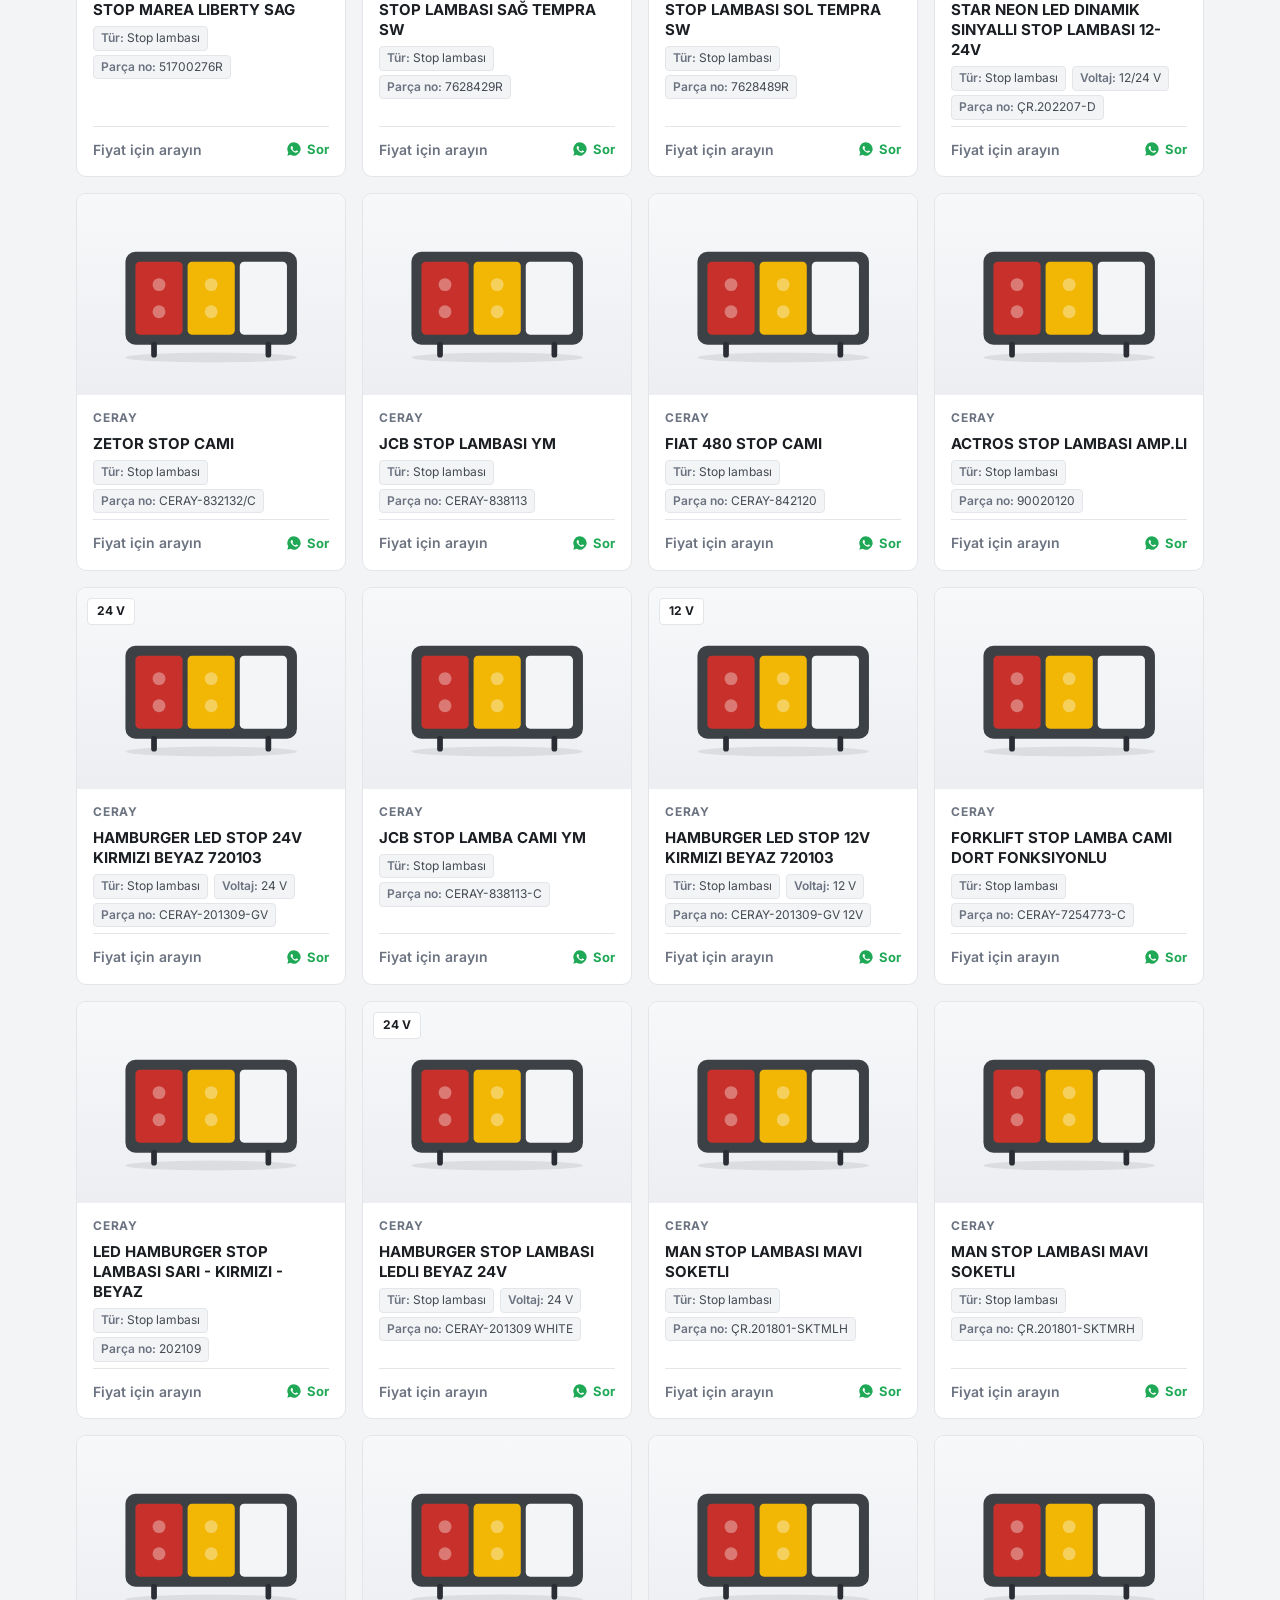
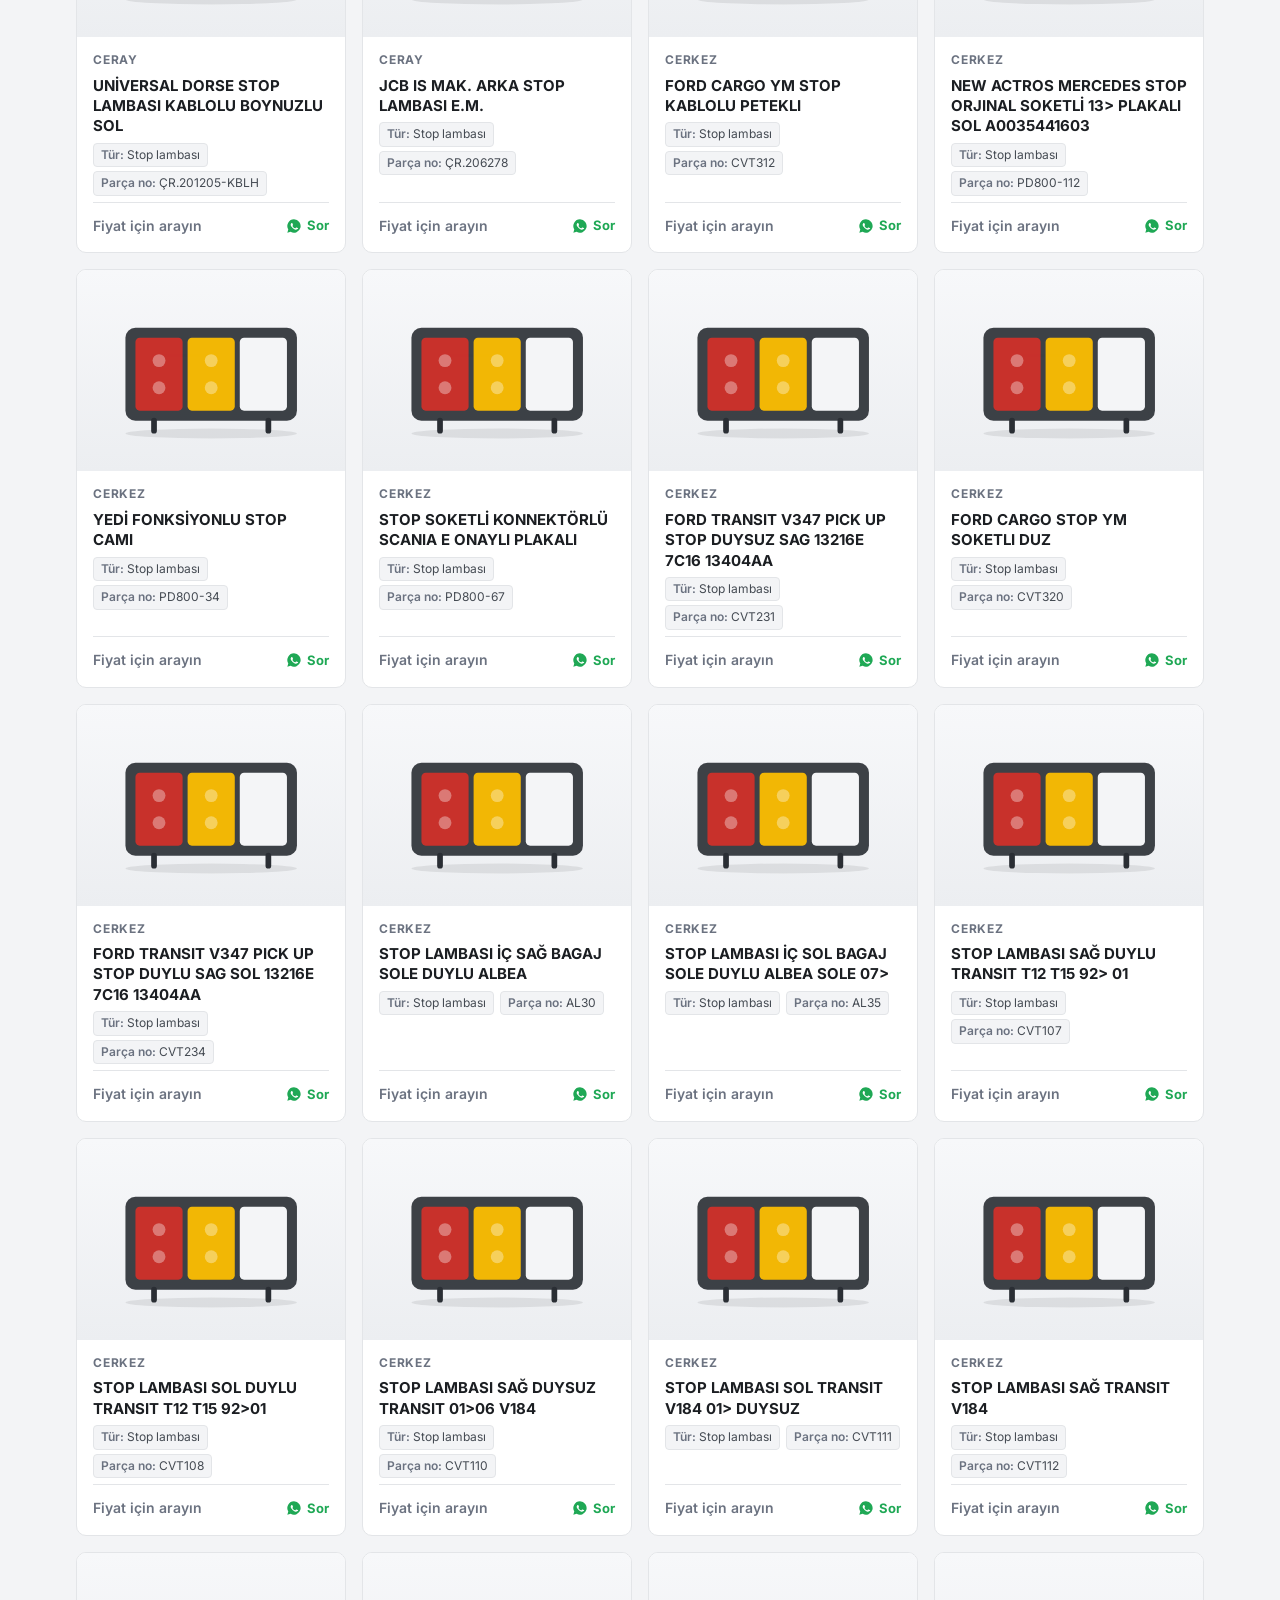
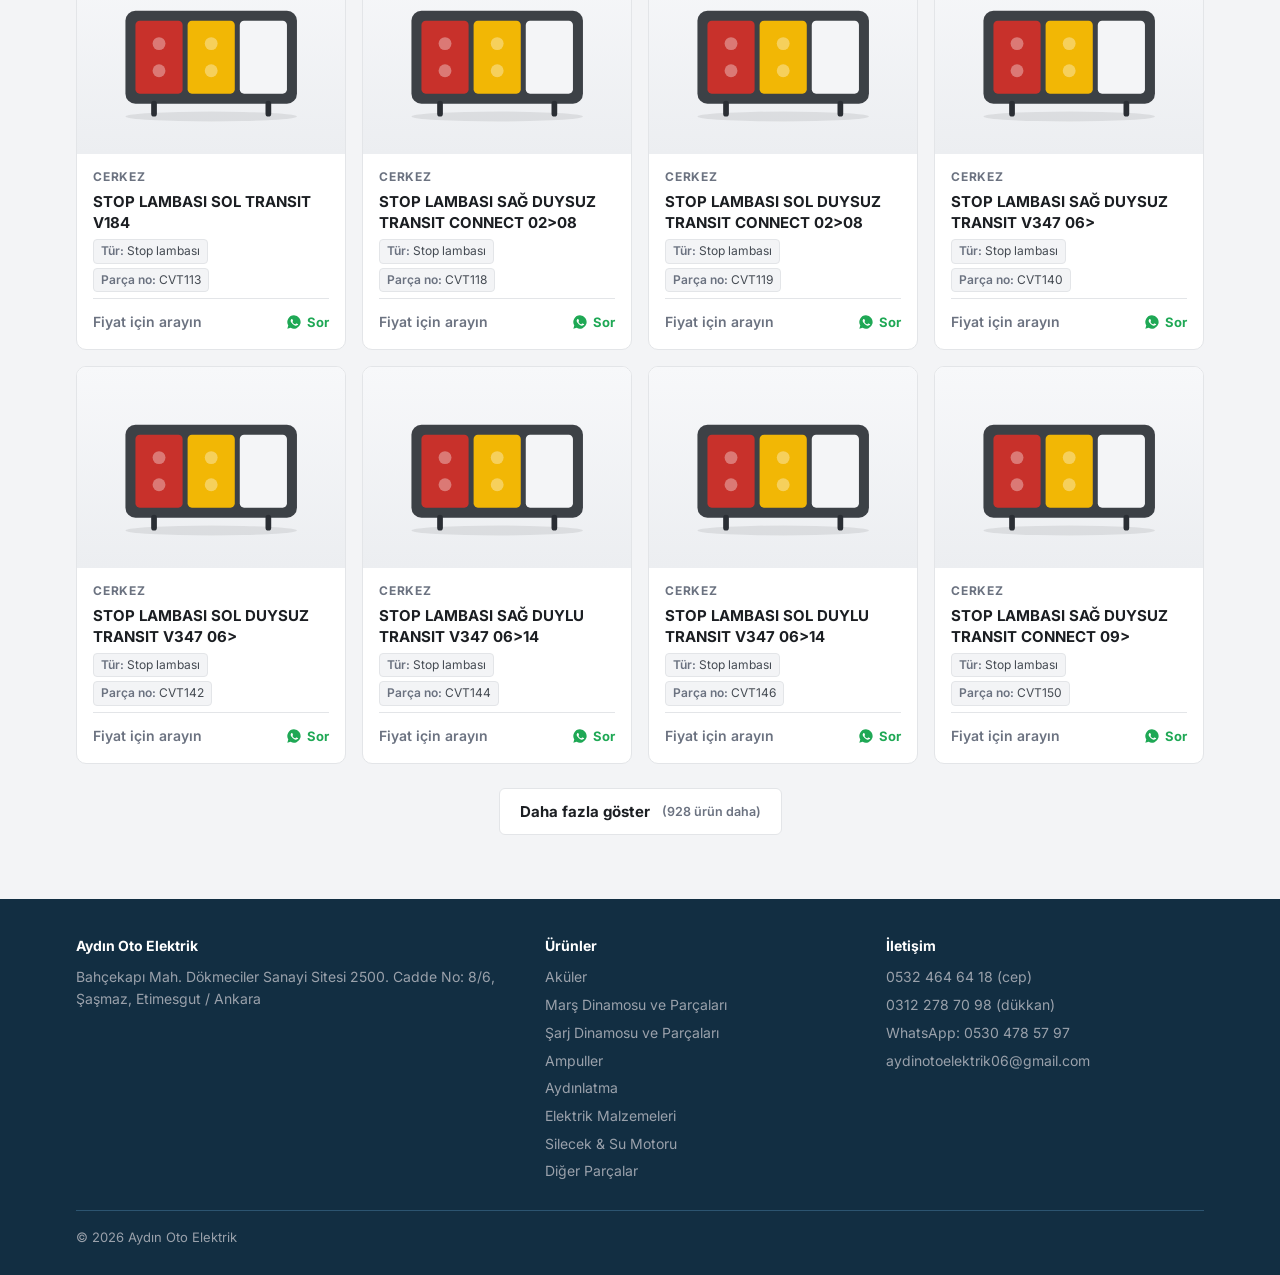
<file: aydinlatma.html>
<!doctype html>
<html lang="tr">
<head>
<meta charset="utf-8">
<meta name="viewport" content="width=device-width, initial-scale=1">
<title>Aydınlatma | Aydın Oto Elektrik – Etimesgut Ankara</title>
<meta name="description" content="Aydın Oto Elektrik — stop lambası, side marker, far ve çalışma lambaları. Dökmeciler Sanayi Sitesi, Etimesgut / Ankara.">
<link rel="icon" href="favicon.svg?v=202610201900" type="image/svg+xml">
<link rel="canonical" href="https://ahmetefekoc61-bit.github.io/aydin-oto-elektrik/aydinlatma.html">
<meta name="theme-color" content="#173a52">
<meta property="og:type" content="website">
<meta property="og:locale" content="tr_TR">
<meta property="og:site_name" content="Aydın Oto Elektrik">
<meta property="og:title" content="Aydınlatma | Aydın Oto Elektrik – Etimesgut Ankara">
<meta property="og:description" content="Aydın Oto Elektrik — stop lambası, side marker, far ve çalışma lambaları. Dökmeciler Sanayi Sitesi, Etimesgut / Ankara.">
<meta property="og:url" content="https://ahmetefekoc61-bit.github.io/aydin-oto-elektrik/aydinlatma.html">
<meta property="og:image" content="https://ahmetefekoc61-bit.github.io/aydin-oto-elektrik/img/paylasim.jpg">
<link rel="preconnect" href="https://fonts.googleapis.com">
<link href="https://fonts.googleapis.com/css2?family=Inter:wght@400;500;600;700;800&display=swap" rel="stylesheet">
<link rel="stylesheet" href="ortak.css?v=202610201900">
</head>
<body>
<div id="ust"></div>

<div class="page-head">
  <div id="head-art"></div>
  <div class="wrap">
    <div class="crumb" id="kirinti"></div>
    <h1 id="baslik">Aydınlatma</h1>
    <p id="aciklama"></p>
  </div>
</div>

<section>
  <div class="wrap">
    <div class="toolbar" id="tools">
      <div class="filters" id="filters"></div>
      <div style="display:flex;gap:12px;align-items:center;flex-wrap:wrap">
        <span class="count" id="count"></span>
        <input class="search" id="search" type="search">
      </div>
    </div>
    <div class="products" id="products"></div>
  </div>
</section>

<div id="alt"></div>

<script src="kategoriler.js?v=202610201900"></script>
<script src="urunler.js?v=202610201900"></script>
<script src="ortak.js?v=202610201900"></script>
<script>kategoriSayfasi("aydinlatma");</script>
</body>
</html>
</file>
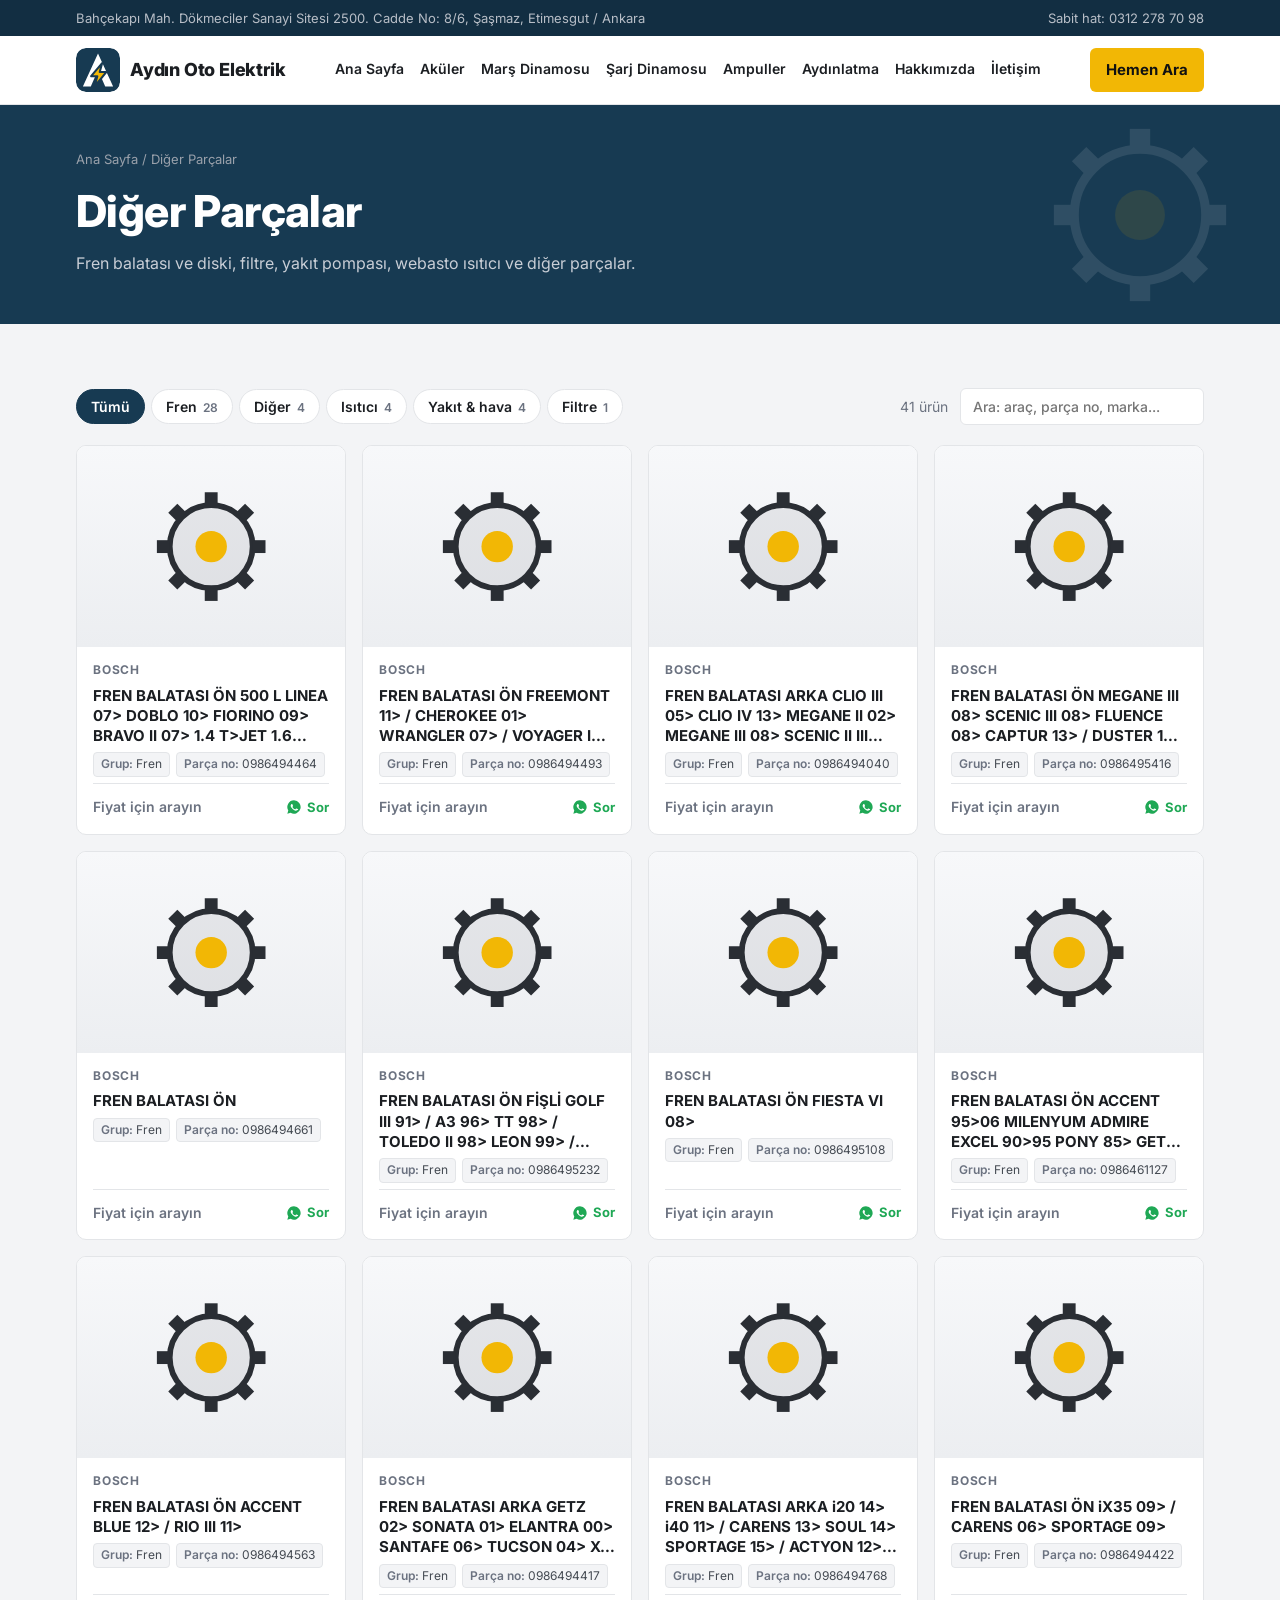
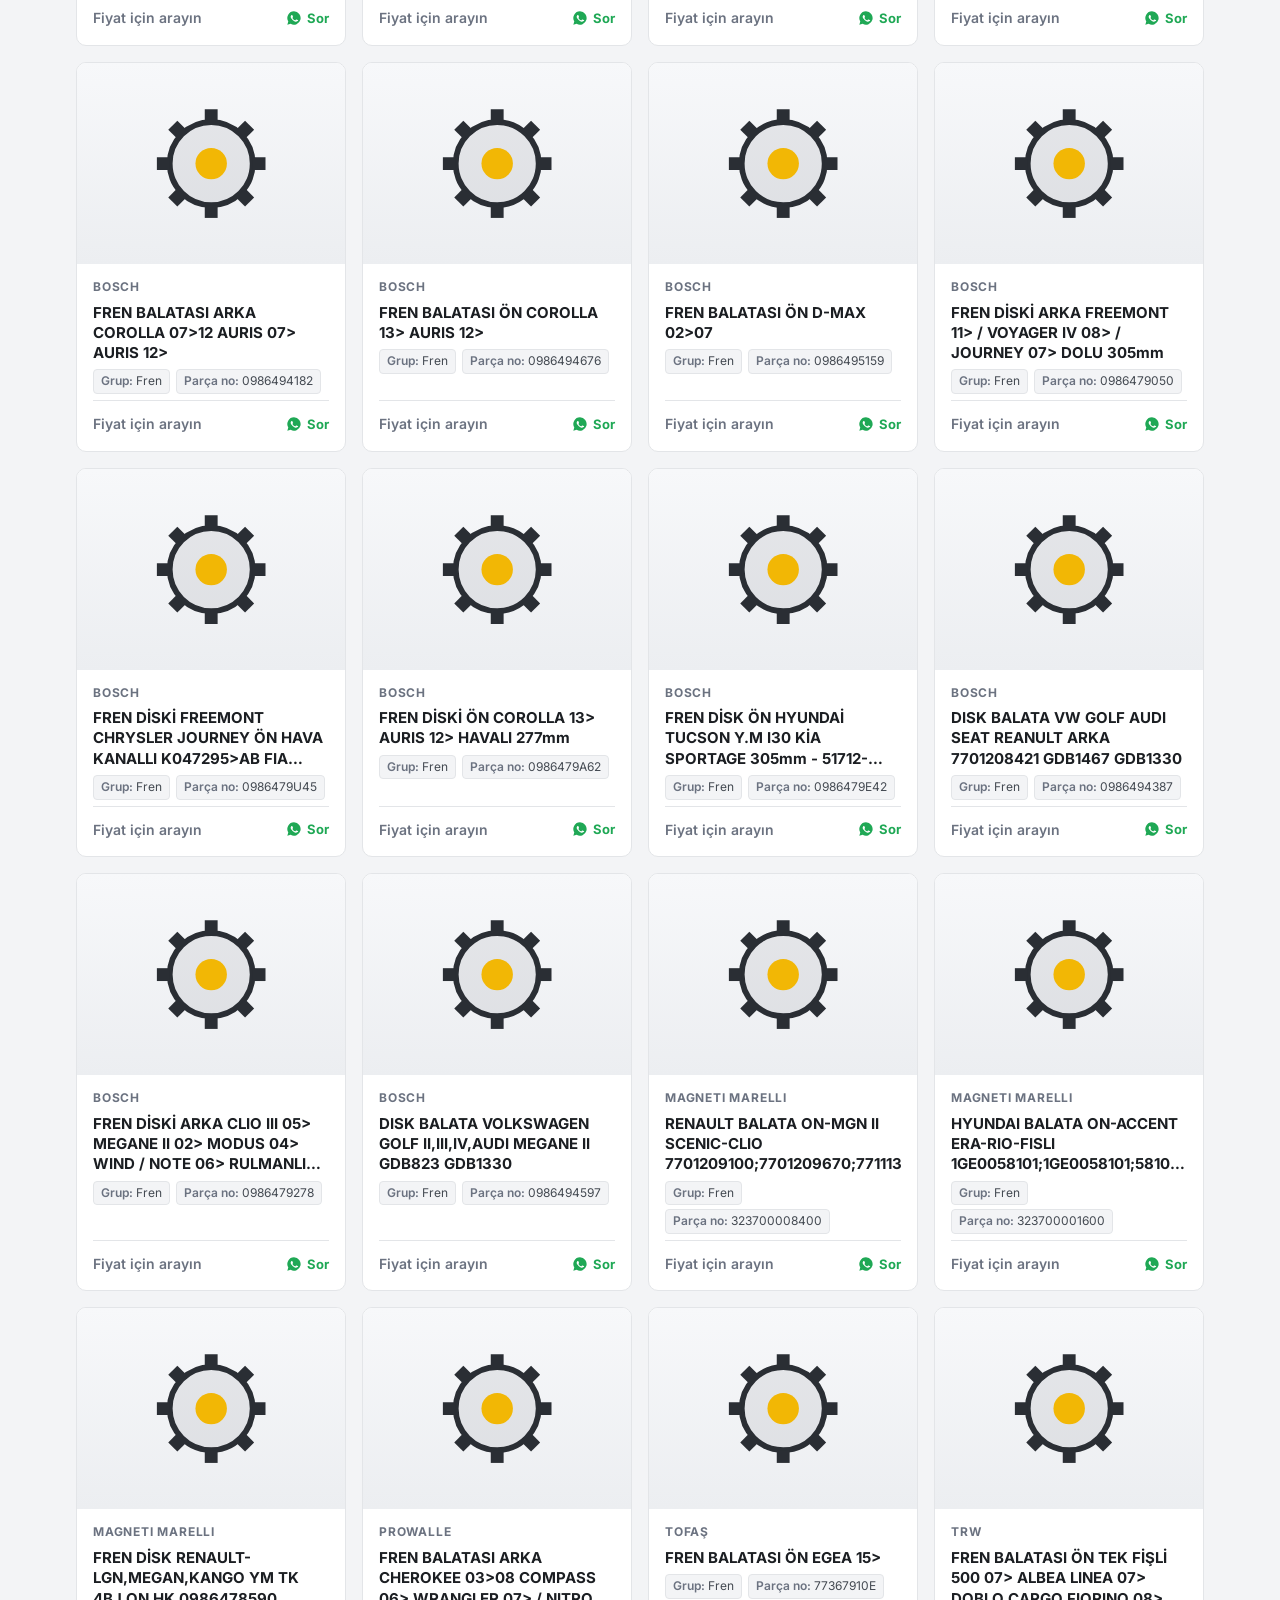
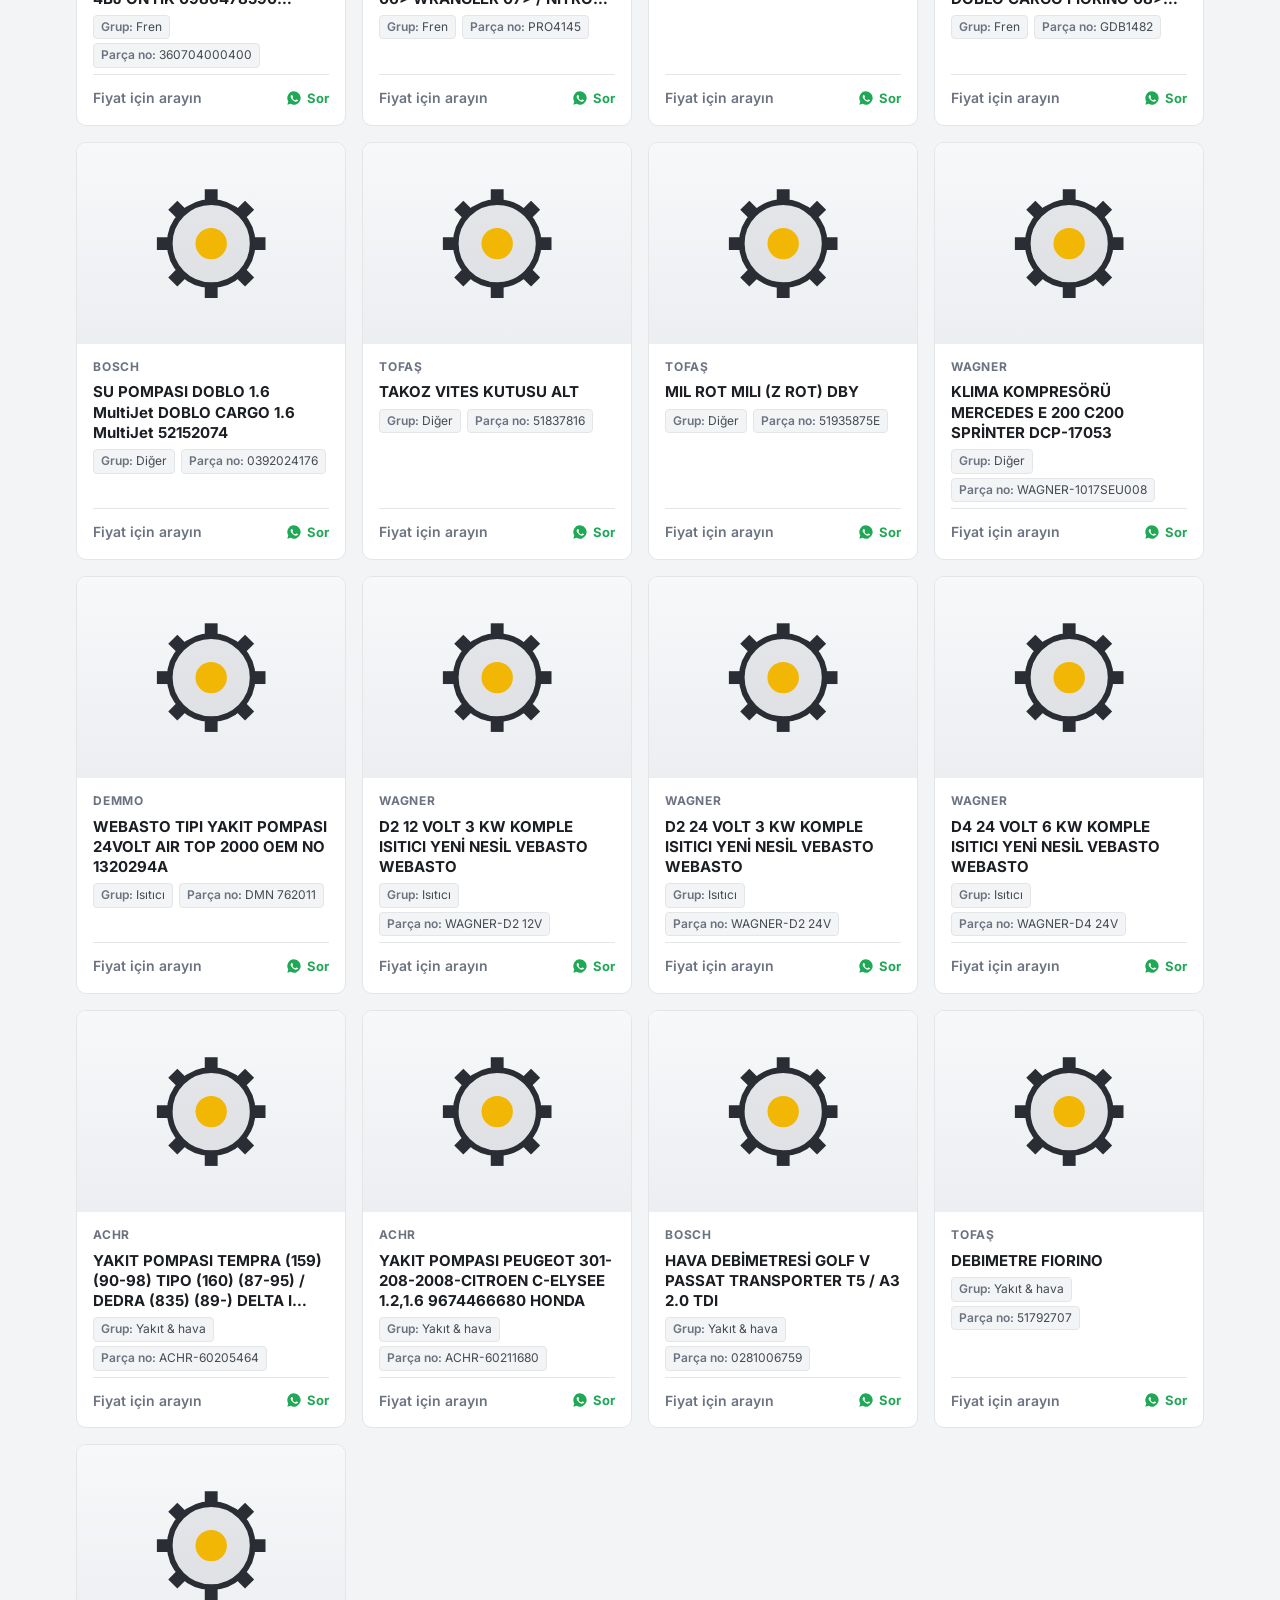
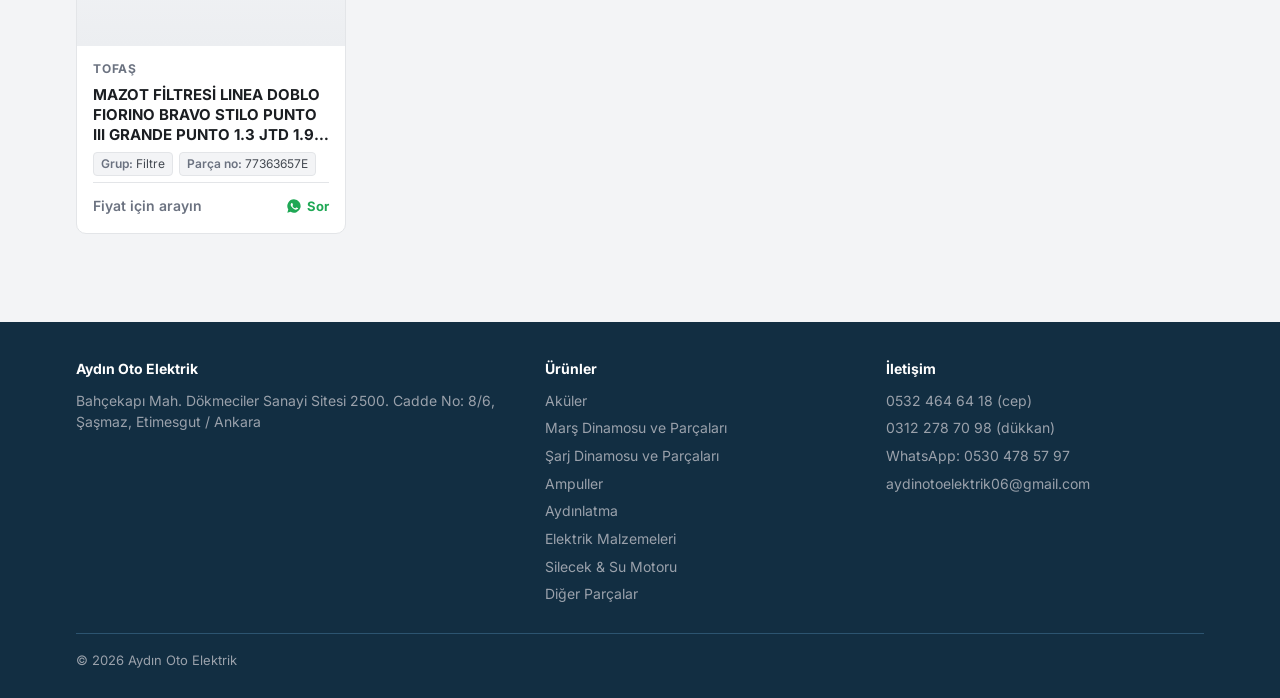
<file: diger.html>
<!doctype html>
<html lang="tr">
<head>
<meta charset="utf-8">
<meta name="viewport" content="width=device-width, initial-scale=1">
<title>Diğer Parçalar | Aydın Oto Elektrik – Etimesgut Ankara</title>
<meta name="description" content="Aydın Oto Elektrik — fren, filtre, yakıt pompası ve webasto ısıtıcı. Dökmeciler Sanayi Sitesi, Etimesgut / Ankara.">
<link rel="icon" href="favicon.svg?v=202610201900" type="image/svg+xml">
<link rel="canonical" href="https://ahmetefekoc61-bit.github.io/aydin-oto-elektrik/diger.html">
<meta name="theme-color" content="#173a52">
<meta property="og:type" content="website">
<meta property="og:locale" content="tr_TR">
<meta property="og:site_name" content="Aydın Oto Elektrik">
<meta property="og:title" content="Diğer Parçalar | Aydın Oto Elektrik – Etimesgut Ankara">
<meta property="og:description" content="Aydın Oto Elektrik — fren, filtre, yakıt pompası ve webasto ısıtıcı. Dökmeciler Sanayi Sitesi, Etimesgut / Ankara.">
<meta property="og:url" content="https://ahmetefekoc61-bit.github.io/aydin-oto-elektrik/diger.html">
<meta property="og:image" content="https://ahmetefekoc61-bit.github.io/aydin-oto-elektrik/img/paylasim.jpg">
<link rel="preconnect" href="https://fonts.googleapis.com">
<link href="https://fonts.googleapis.com/css2?family=Inter:wght@400;500;600;700;800&display=swap" rel="stylesheet">
<link rel="stylesheet" href="ortak.css?v=202610201900">
</head>
<body>
<div id="ust"></div>

<div class="page-head">
  <div id="head-art"></div>
  <div class="wrap">
    <div class="crumb" id="kirinti"></div>
    <h1 id="baslik">Diğer Parçalar</h1>
    <p id="aciklama"></p>
  </div>
</div>

<section>
  <div class="wrap">
    <div class="toolbar" id="tools">
      <div class="filters" id="filters"></div>
      <div style="display:flex;gap:12px;align-items:center;flex-wrap:wrap">
        <span class="count" id="count"></span>
        <input class="search" id="search" type="search">
      </div>
    </div>
    <div class="products" id="products"></div>
  </div>
</section>

<div id="alt"></div>

<script src="kategoriler.js?v=202610201900"></script>
<script src="urunler.js?v=202610201900"></script>
<script src="ortak.js?v=202610201900"></script>
<script>kategoriSayfasi("diger");</script>
</body>
</html>
</file>
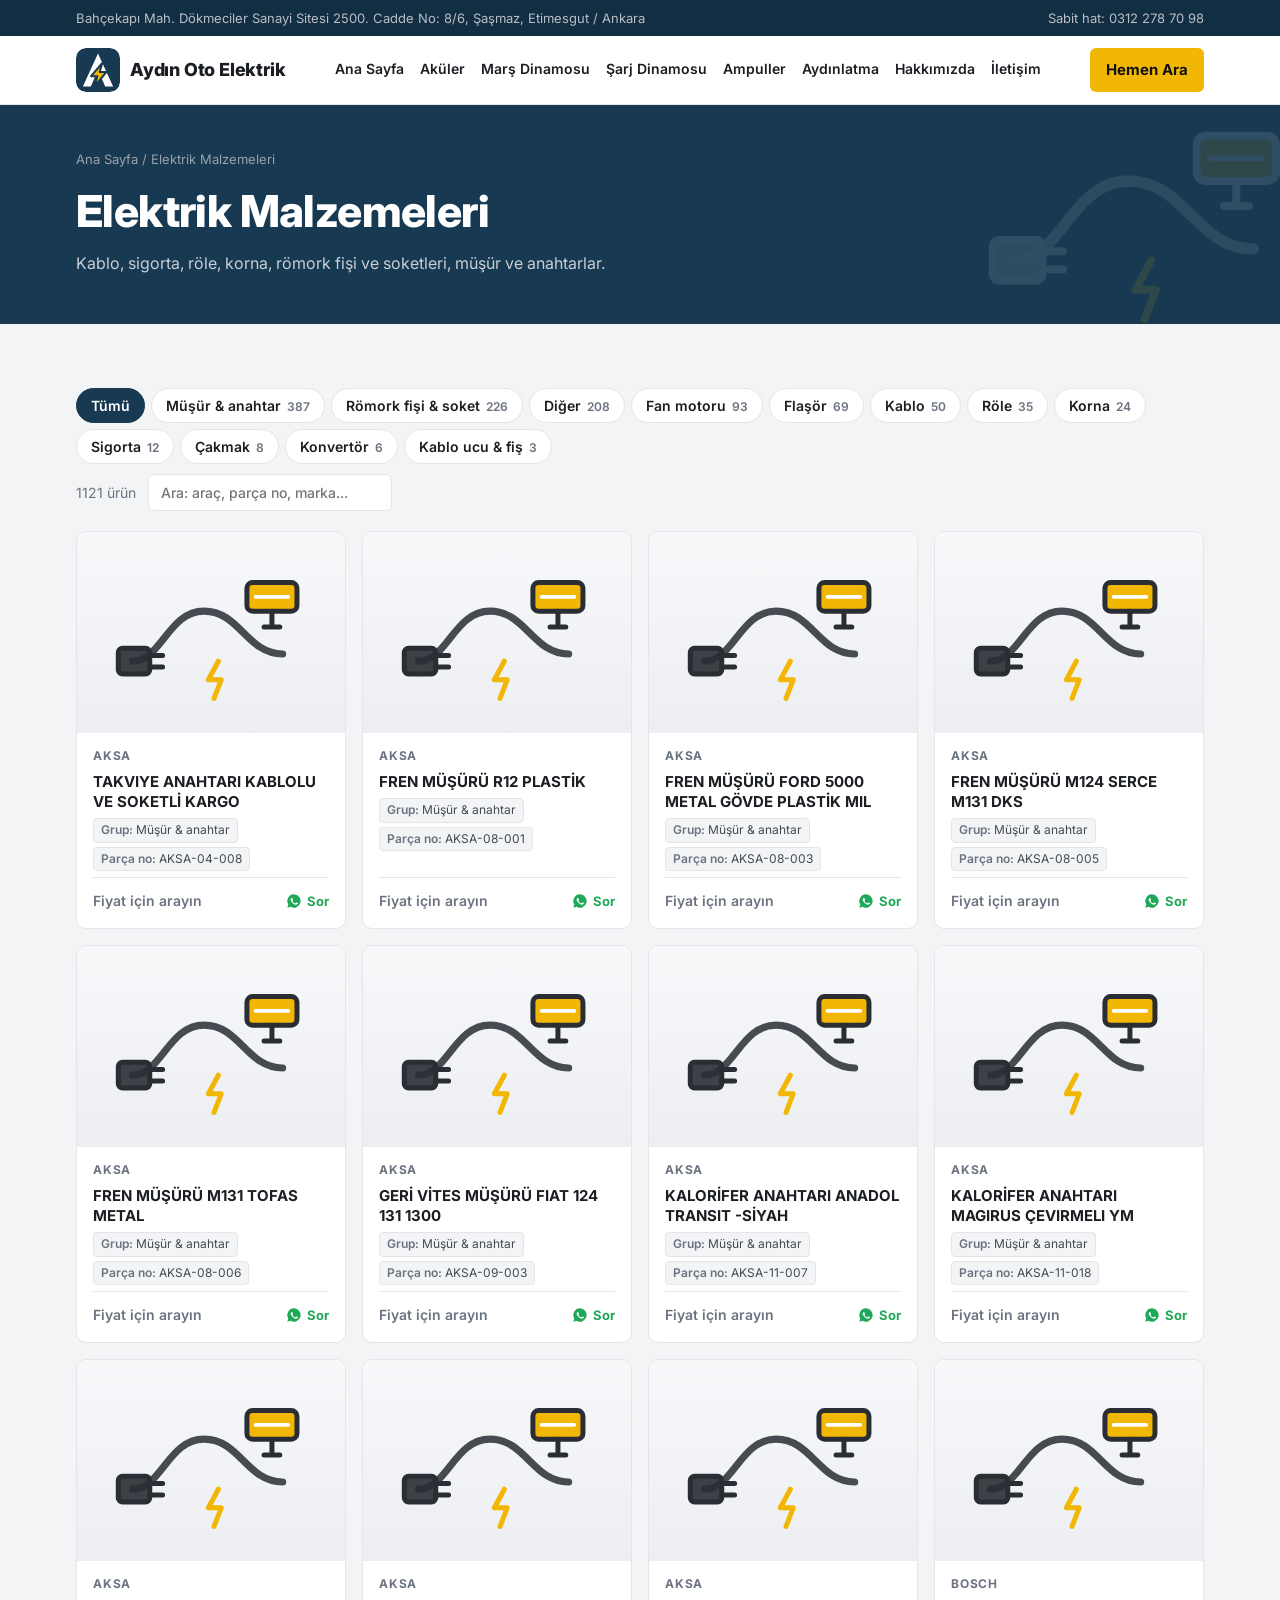
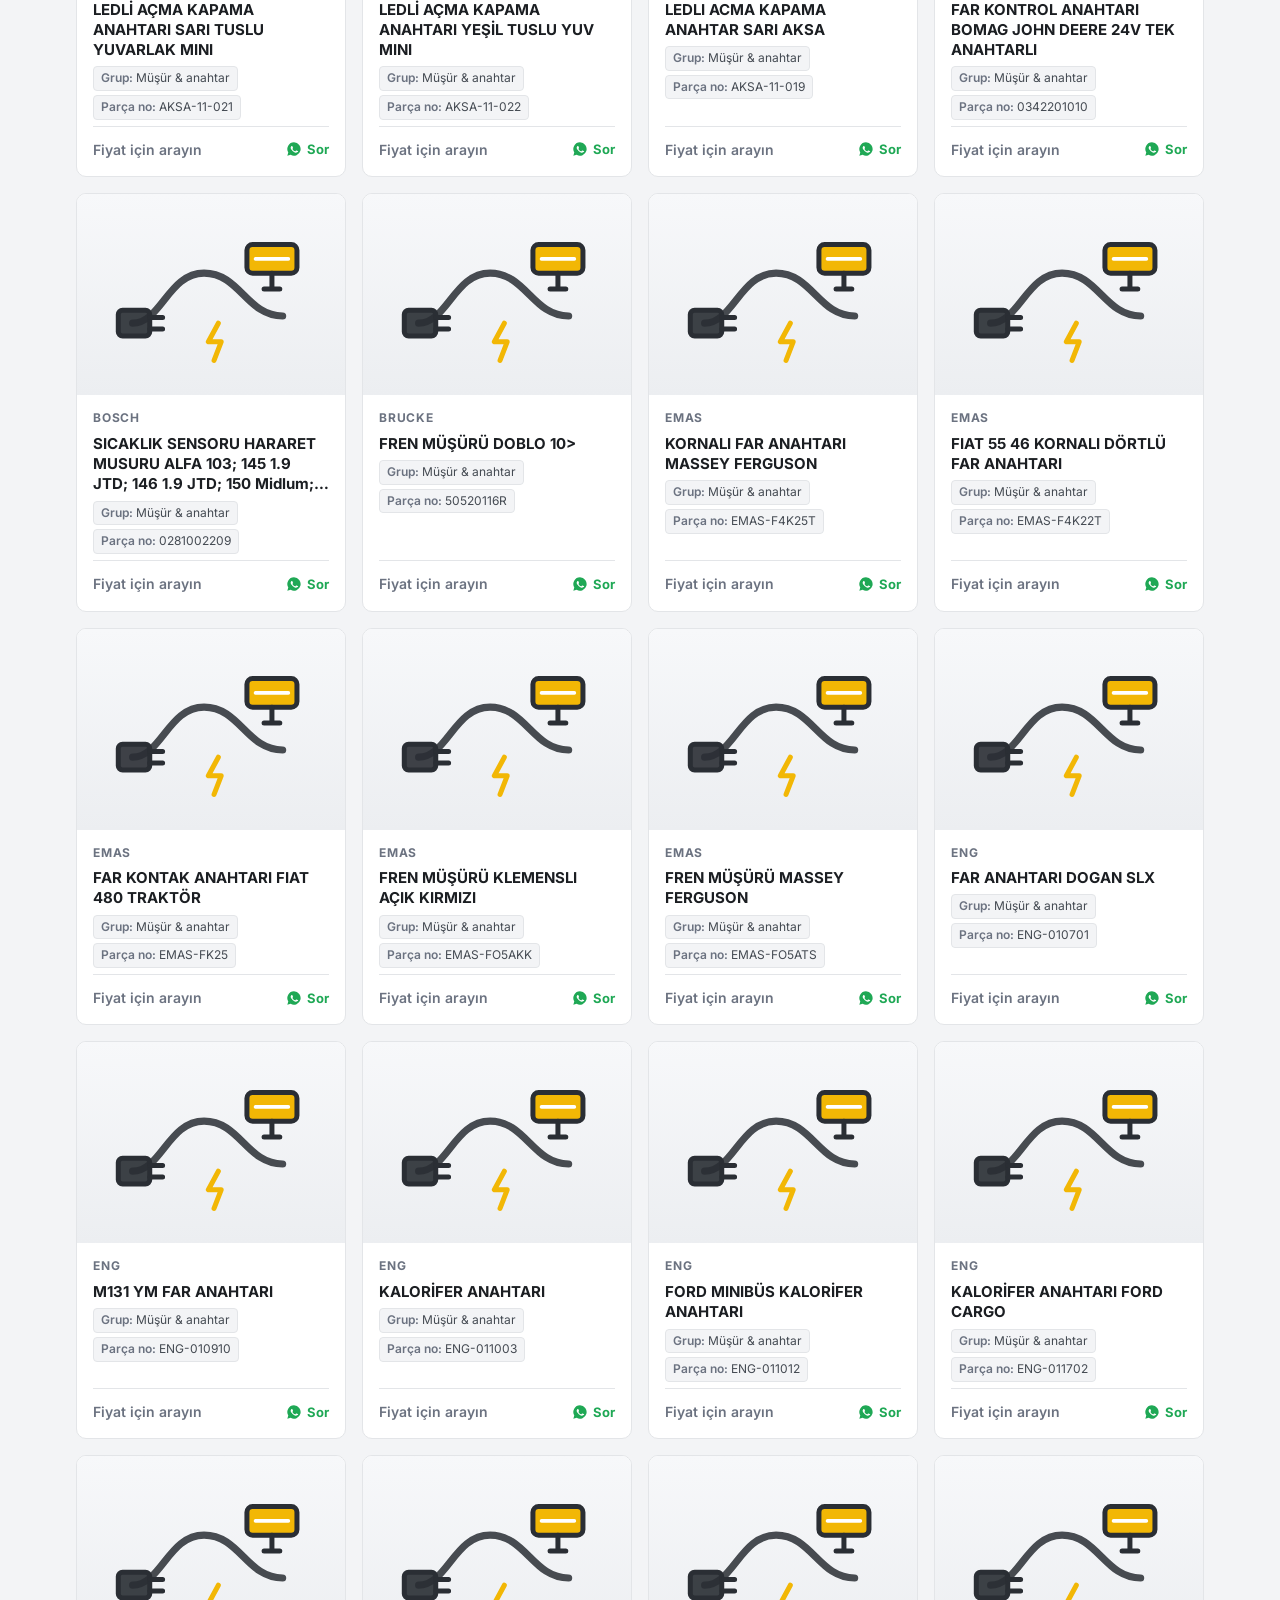
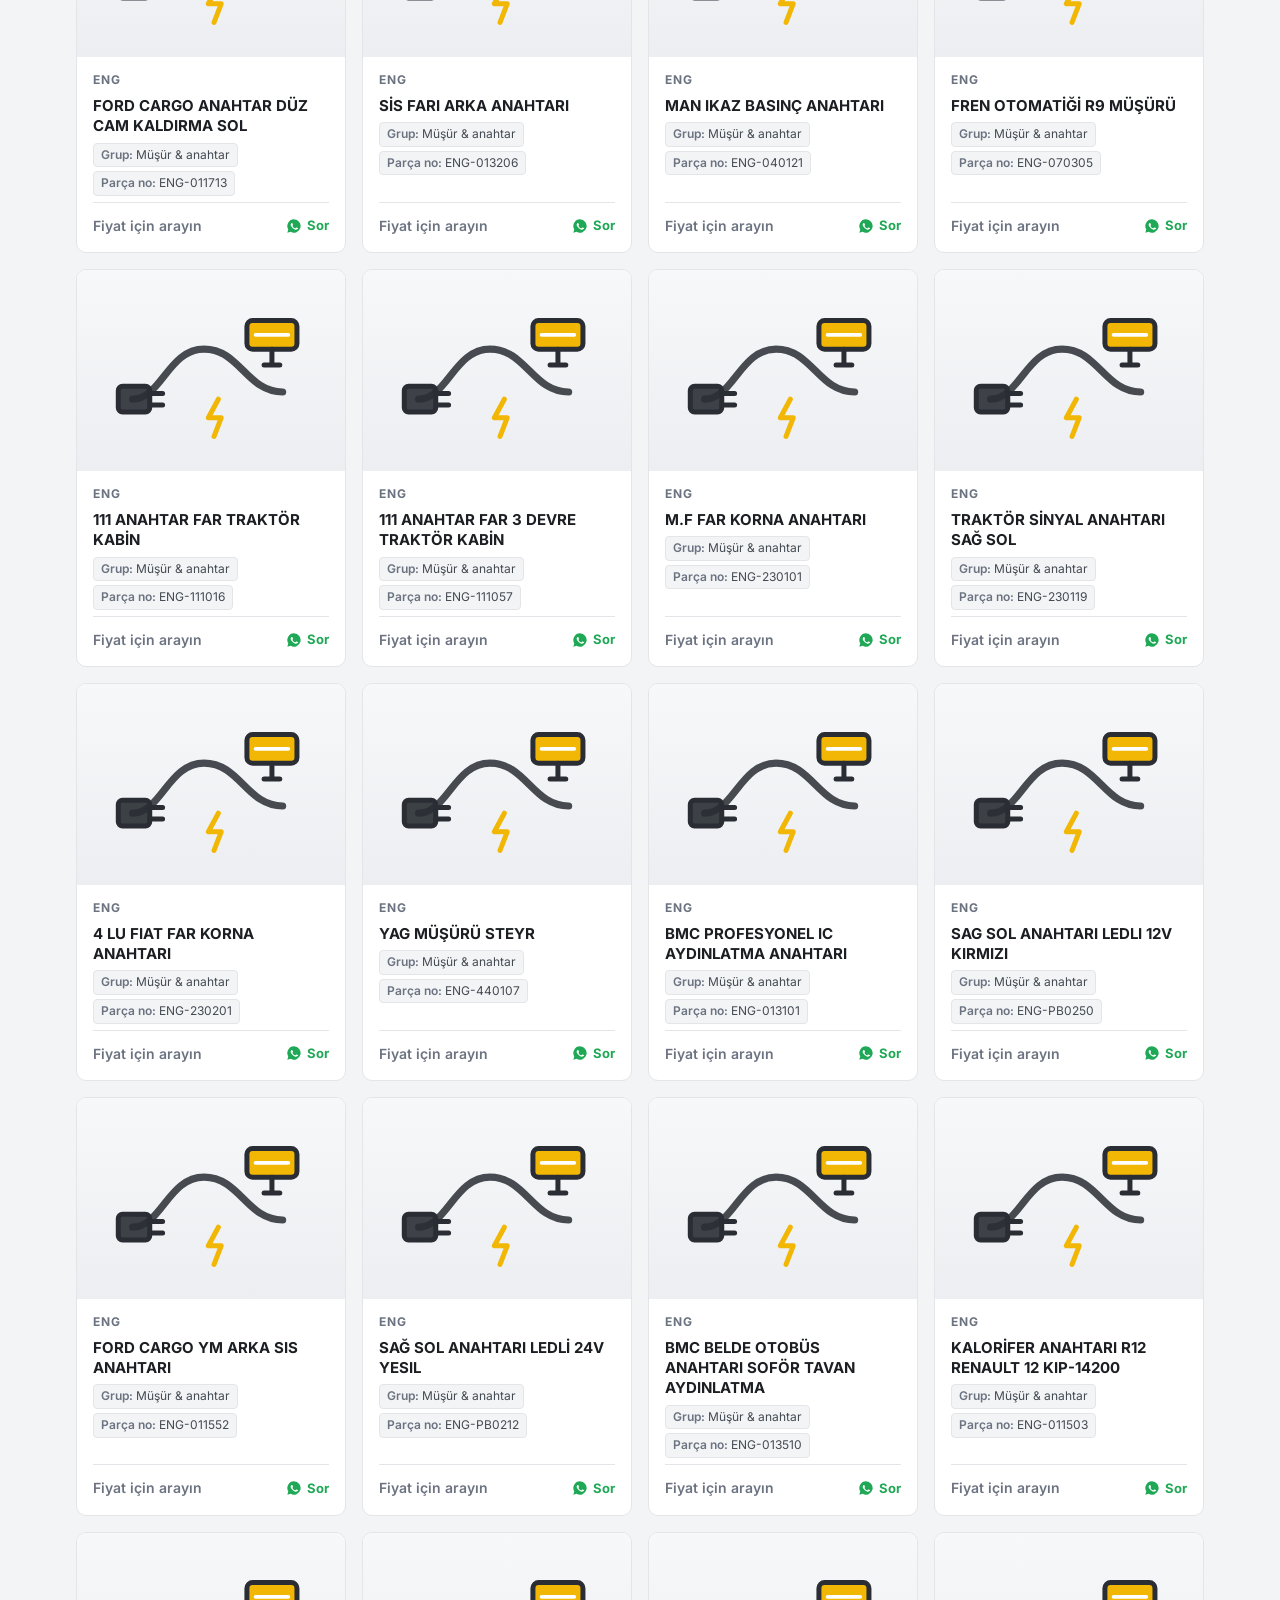
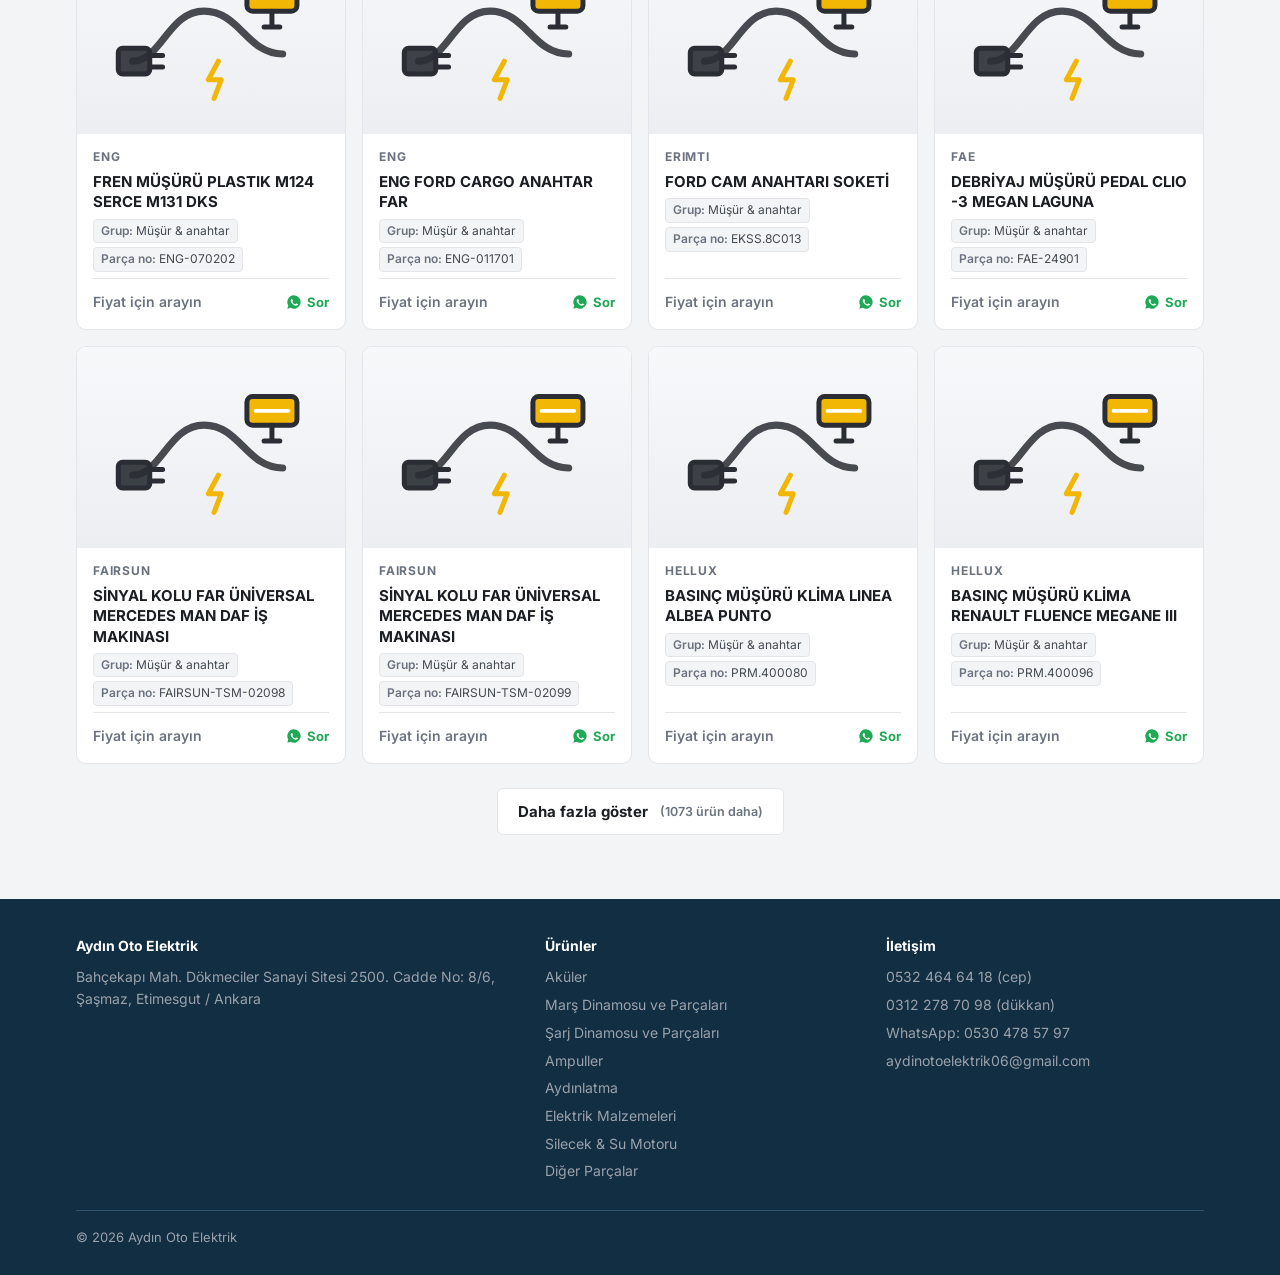
<file: elektrik.html>
<!doctype html>
<html lang="tr">
<head>
<meta charset="utf-8">
<meta name="viewport" content="width=device-width, initial-scale=1">
<title>Elektrik Malzemeleri | Aydın Oto Elektrik – Etimesgut Ankara</title>
<meta name="description" content="Aydın Oto Elektrik — kablo, sigorta, röle, korna ve römork fişleri. Dökmeciler Sanayi Sitesi, Etimesgut / Ankara.">
<link rel="icon" href="favicon.svg?v=202610201900" type="image/svg+xml">
<link rel="canonical" href="https://ahmetefekoc61-bit.github.io/aydin-oto-elektrik/elektrik.html">
<meta name="theme-color" content="#173a52">
<meta property="og:type" content="website">
<meta property="og:locale" content="tr_TR">
<meta property="og:site_name" content="Aydın Oto Elektrik">
<meta property="og:title" content="Elektrik Malzemeleri | Aydın Oto Elektrik – Etimesgut Ankara">
<meta property="og:description" content="Aydın Oto Elektrik — kablo, sigorta, röle, korna ve römork fişleri. Dökmeciler Sanayi Sitesi, Etimesgut / Ankara.">
<meta property="og:url" content="https://ahmetefekoc61-bit.github.io/aydin-oto-elektrik/elektrik.html">
<meta property="og:image" content="https://ahmetefekoc61-bit.github.io/aydin-oto-elektrik/img/paylasim.jpg">
<link rel="preconnect" href="https://fonts.googleapis.com">
<link href="https://fonts.googleapis.com/css2?family=Inter:wght@400;500;600;700;800&display=swap" rel="stylesheet">
<link rel="stylesheet" href="ortak.css?v=202610201900">
</head>
<body>
<div id="ust"></div>

<div class="page-head">
  <div id="head-art"></div>
  <div class="wrap">
    <div class="crumb" id="kirinti"></div>
    <h1 id="baslik">Elektrik Malzemeleri</h1>
    <p id="aciklama"></p>
  </div>
</div>

<section>
  <div class="wrap">
    <div class="toolbar" id="tools">
      <div class="filters" id="filters"></div>
      <div style="display:flex;gap:12px;align-items:center;flex-wrap:wrap">
        <span class="count" id="count"></span>
        <input class="search" id="search" type="search">
      </div>
    </div>
    <div class="products" id="products"></div>
  </div>
</section>

<div id="alt"></div>

<script src="kategoriler.js?v=202610201900"></script>
<script src="urunler.js?v=202610201900"></script>
<script src="ortak.js?v=202610201900"></script>
<script>kategoriSayfasi("elektrik");</script>
</body>
</html>
</file>
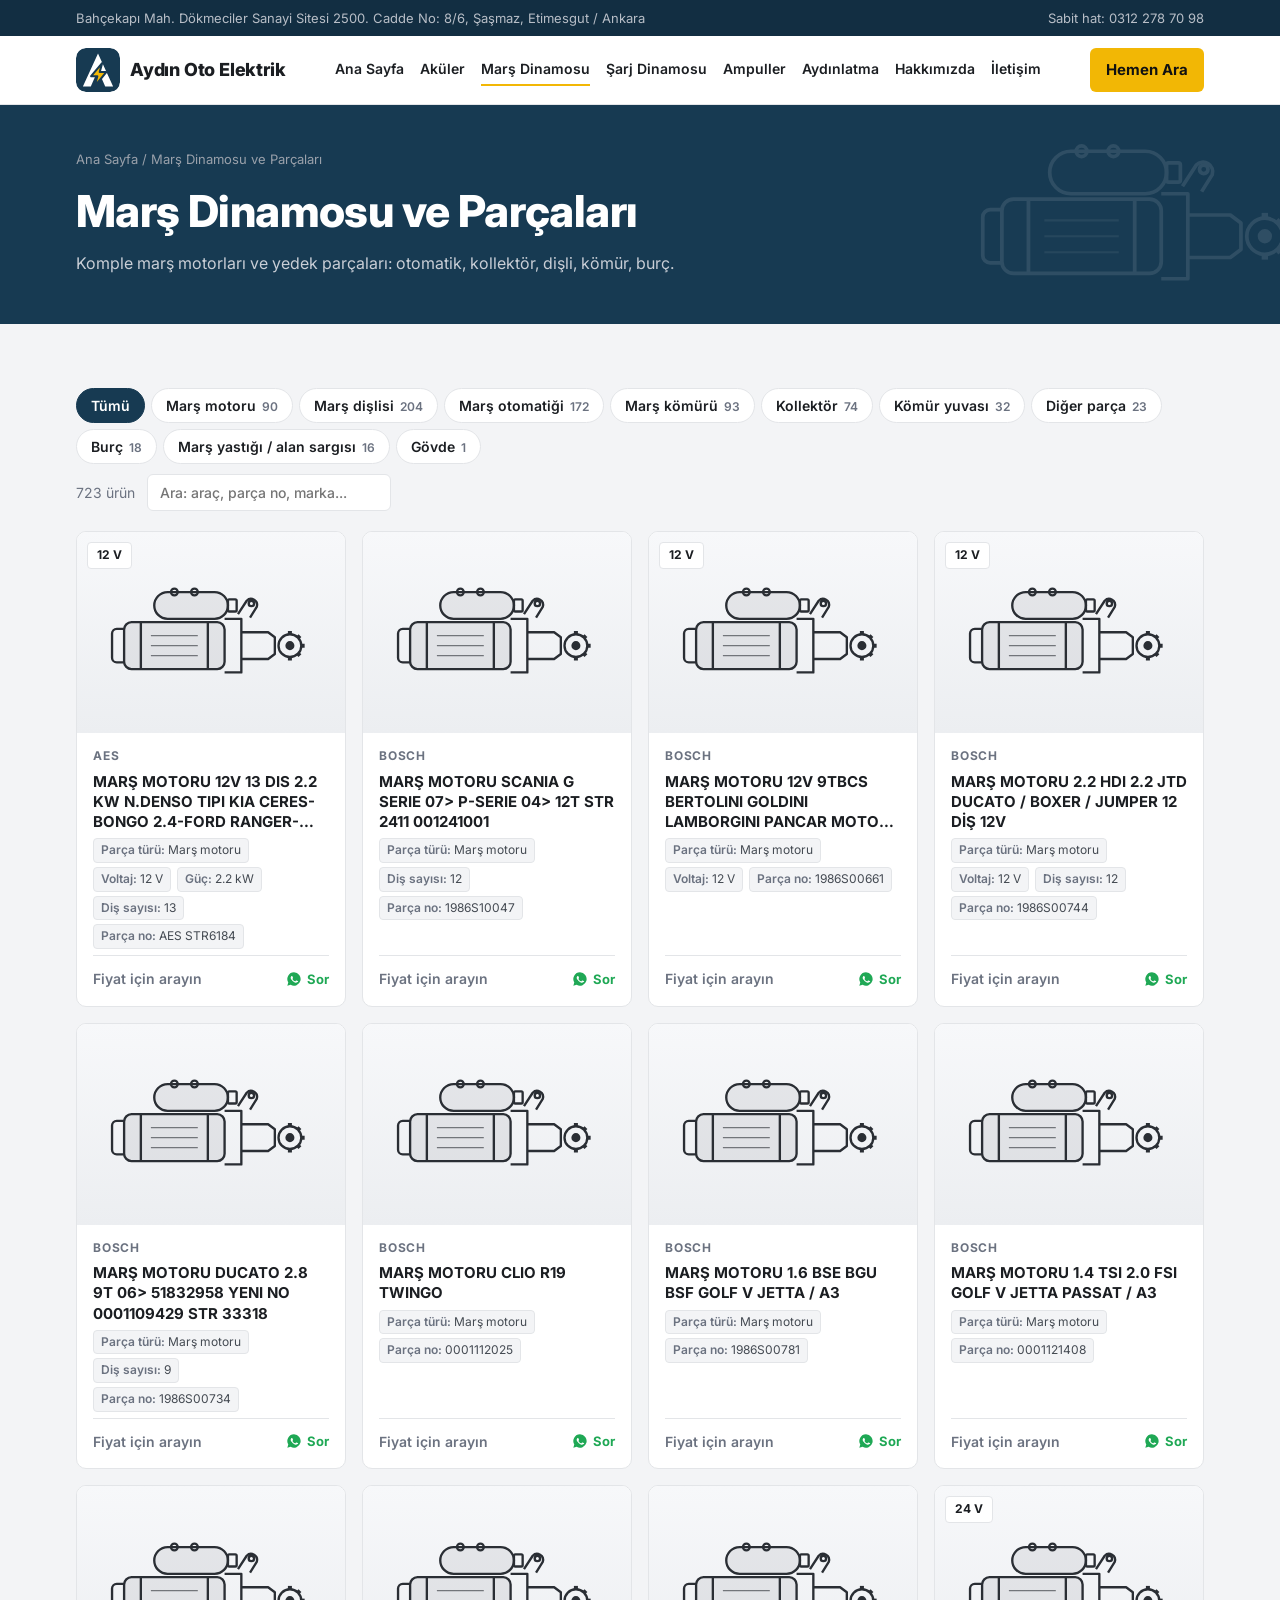
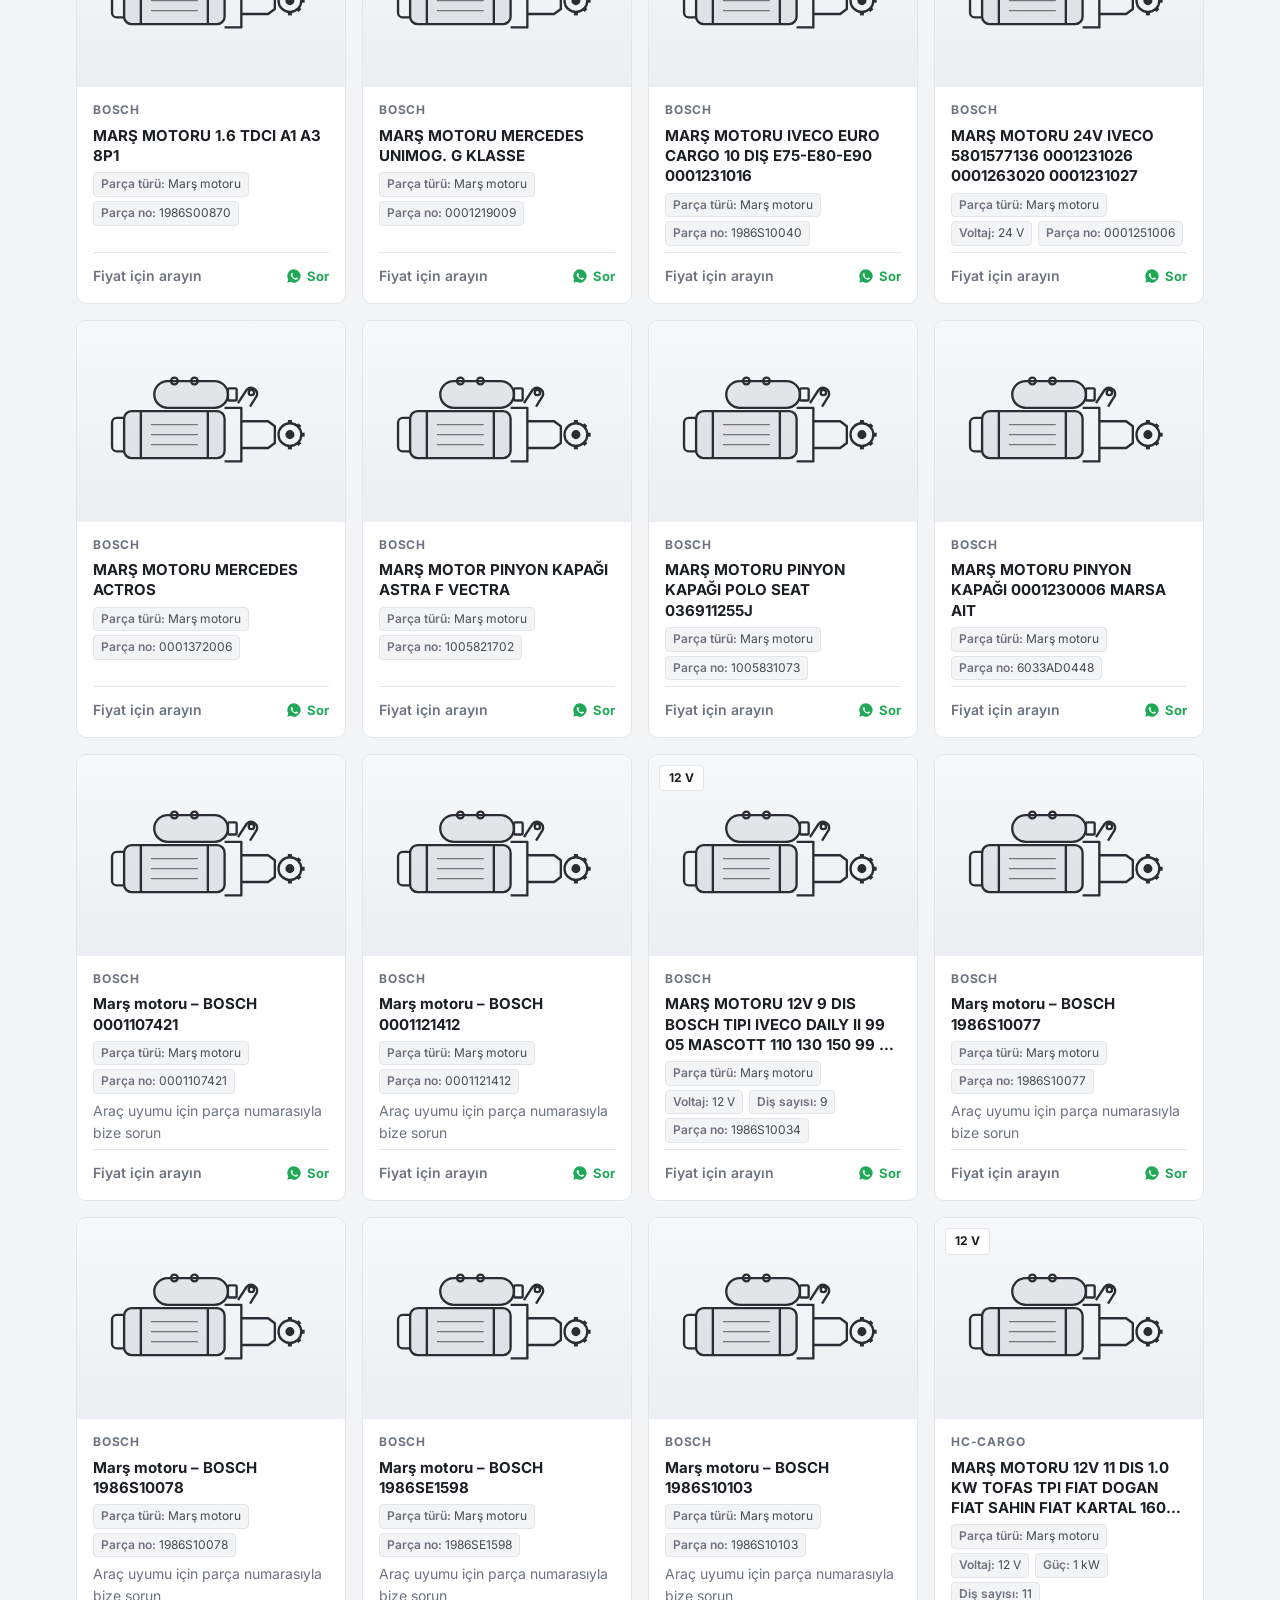
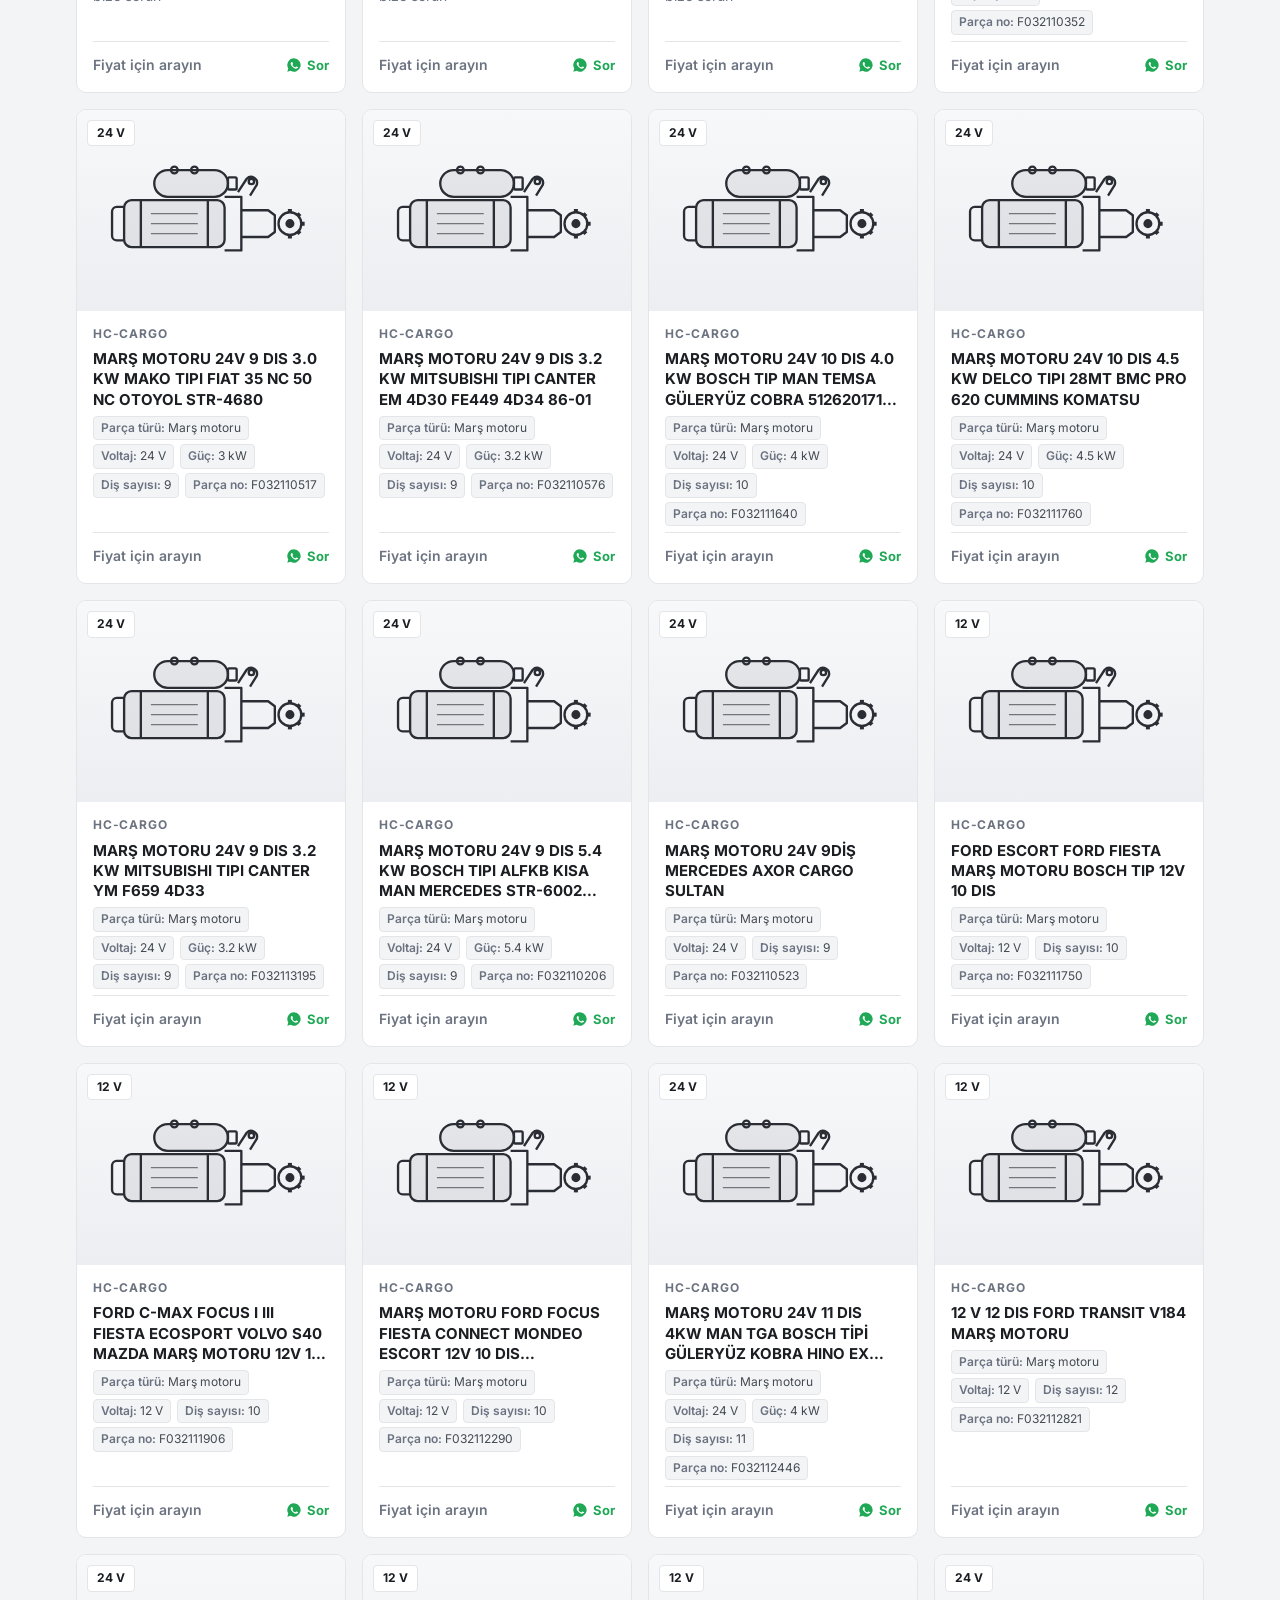
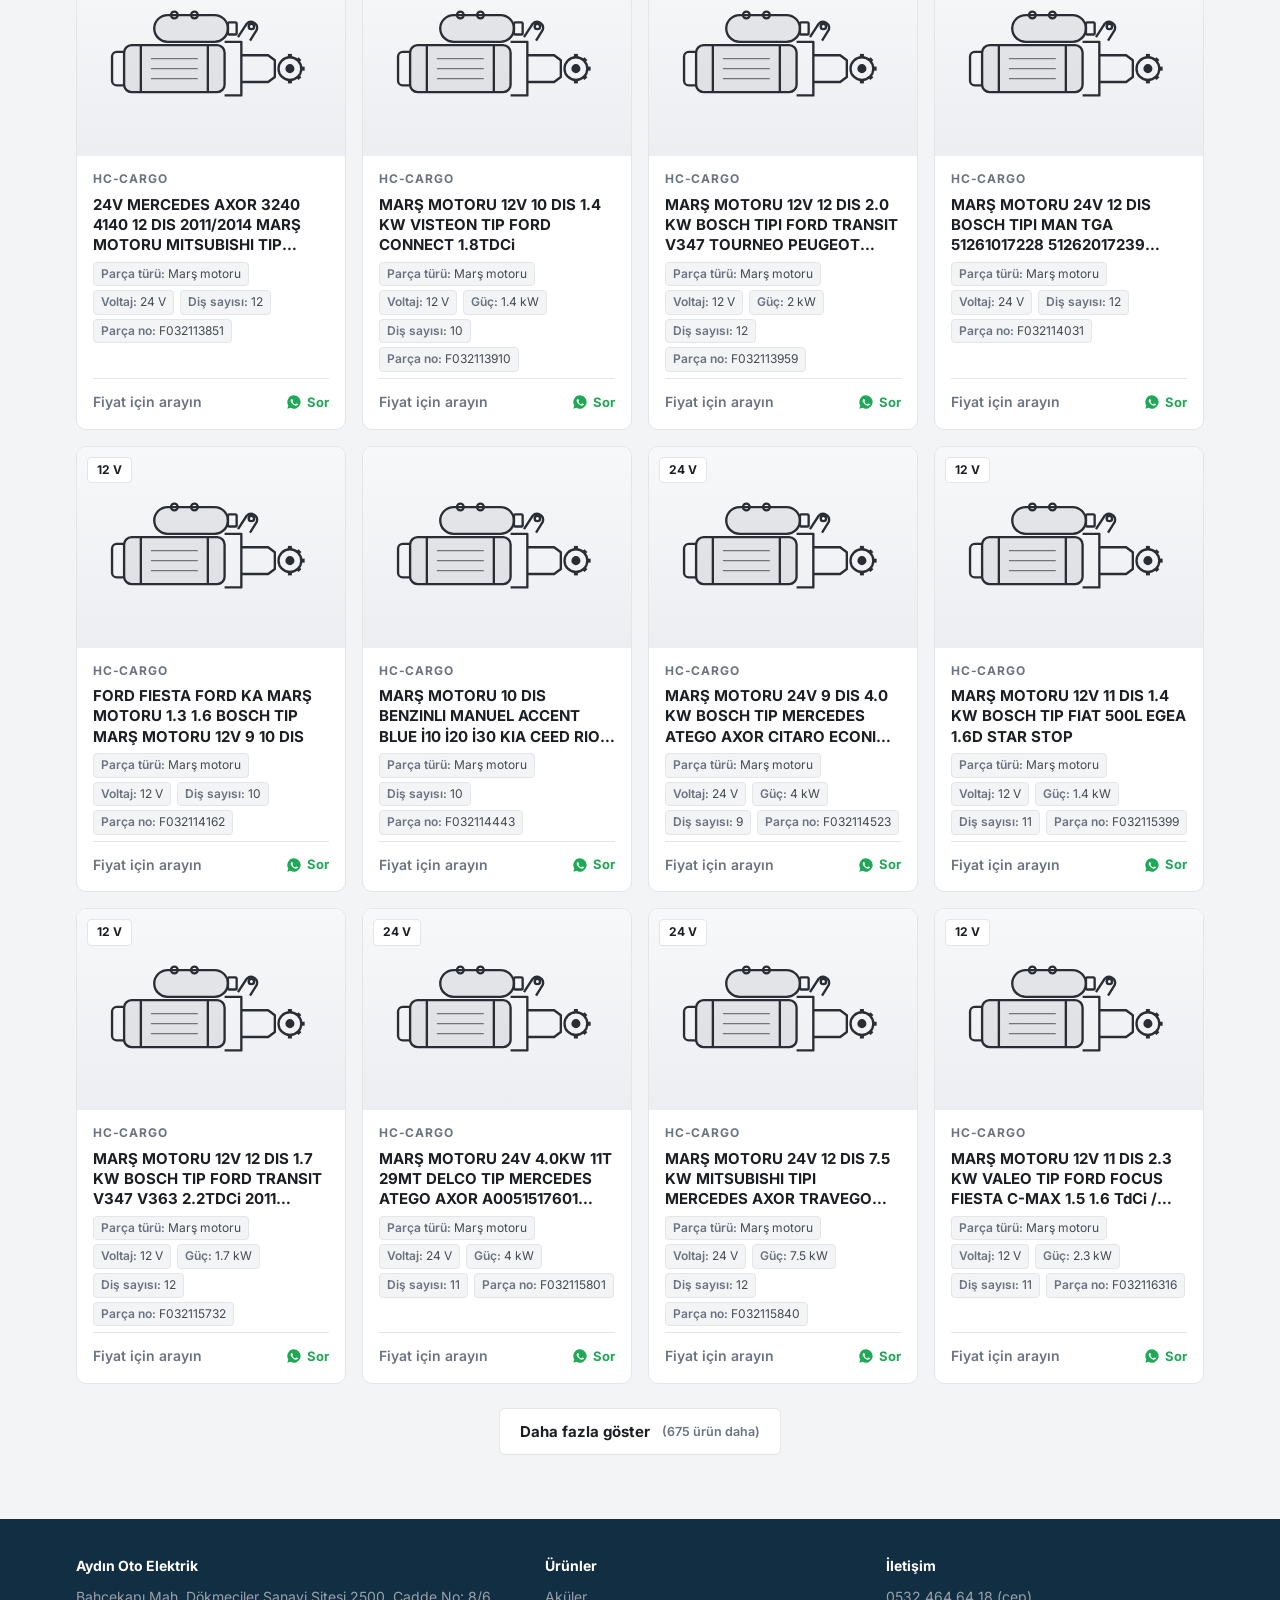
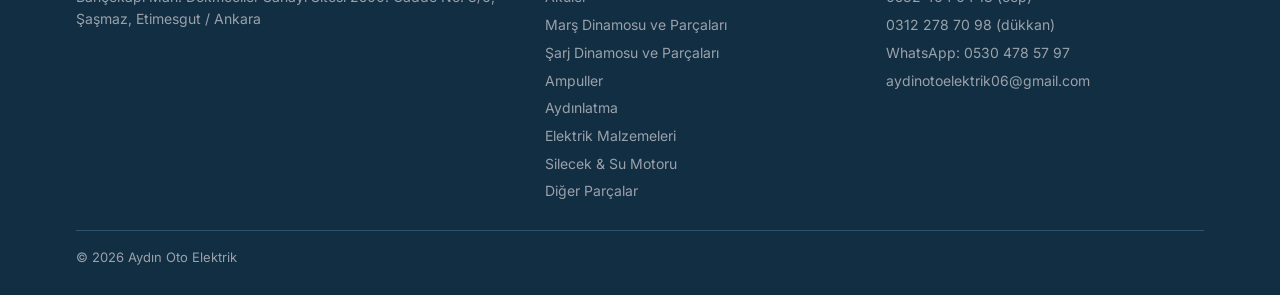
<file: mars-dinamosu.html>
<!doctype html>
<html lang="tr">
<head>
<meta charset="utf-8">
<meta name="viewport" content="width=device-width, initial-scale=1">
<title>Marş Dinamoları | Aydın Oto Elektrik – Etimesgut Ankara</title>
<meta name="description" content="Aydın Oto Elektrik — marş dinamosu satışı ve tamiri. Dökmeciler Sanayi Sitesi, Etimesgut / Ankara.">
<link rel="icon" href="favicon.svg?v=202610201900" type="image/svg+xml">
<link rel="canonical" href="https://ahmetefekoc61-bit.github.io/aydin-oto-elektrik/mars-dinamosu.html">
<meta name="theme-color" content="#173a52">
<meta property="og:type" content="website">
<meta property="og:locale" content="tr_TR">
<meta property="og:site_name" content="Aydın Oto Elektrik">
<meta property="og:title" content="Marş Dinamoları | Aydın Oto Elektrik – Etimesgut Ankara">
<meta property="og:description" content="Aydın Oto Elektrik — marş dinamosu satışı ve tamiri. Dökmeciler Sanayi Sitesi, Etimesgut / Ankara.">
<meta property="og:url" content="https://ahmetefekoc61-bit.github.io/aydin-oto-elektrik/mars-dinamosu.html">
<meta property="og:image" content="https://ahmetefekoc61-bit.github.io/aydin-oto-elektrik/img/paylasim.jpg">
<link rel="preconnect" href="https://fonts.googleapis.com">
<link href="https://fonts.googleapis.com/css2?family=Inter:wght@400;500;600;700;800&display=swap" rel="stylesheet">
<link rel="stylesheet" href="ortak.css?v=202610201900">
</head>
<body>
<div id="ust"></div>

<div class="page-head">
  <div id="head-art"></div>
  <div class="wrap">
    <div class="crumb" id="kirinti"></div>
    <h1 id="baslik">Marş Dinamosu ve Parçaları</h1>
    <p id="aciklama"></p>
  </div>
</div>

<section>
  <div class="wrap">
    <div class="toolbar" id="tools">
      <div class="filters" id="filters"></div>
      <div style="display:flex;gap:12px;align-items:center;flex-wrap:wrap">
        <span class="count" id="count"></span>
        <input class="search" id="search" type="search">
      </div>
    </div>
    <div class="products" id="products"></div>
  </div>
</section>

<div id="alt"></div>

<script src="kategoriler.js?v=202610201900"></script>
<script src="urunler.js?v=202610201900"></script>
<script src="ortak.js?v=202610201900"></script>
<script>kategoriSayfasi("mars");</script>
</body>
</html>
</file>
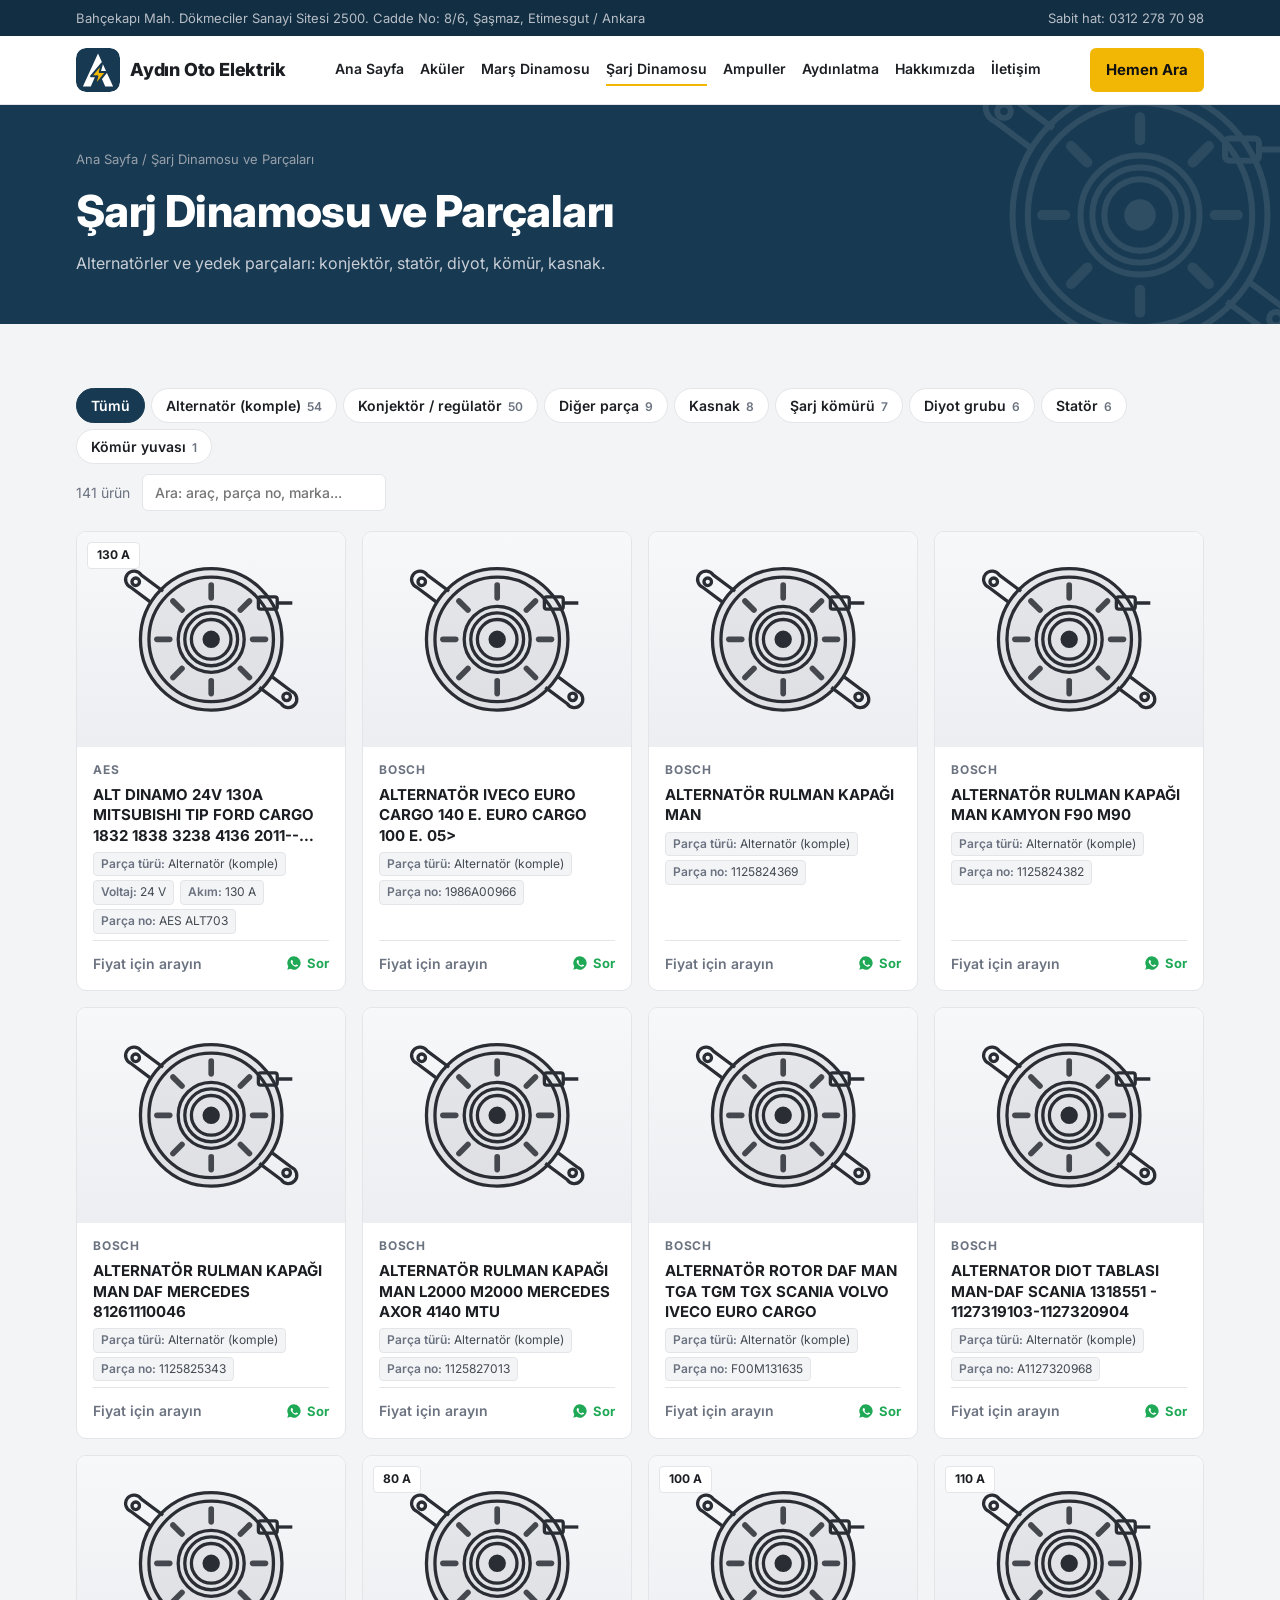
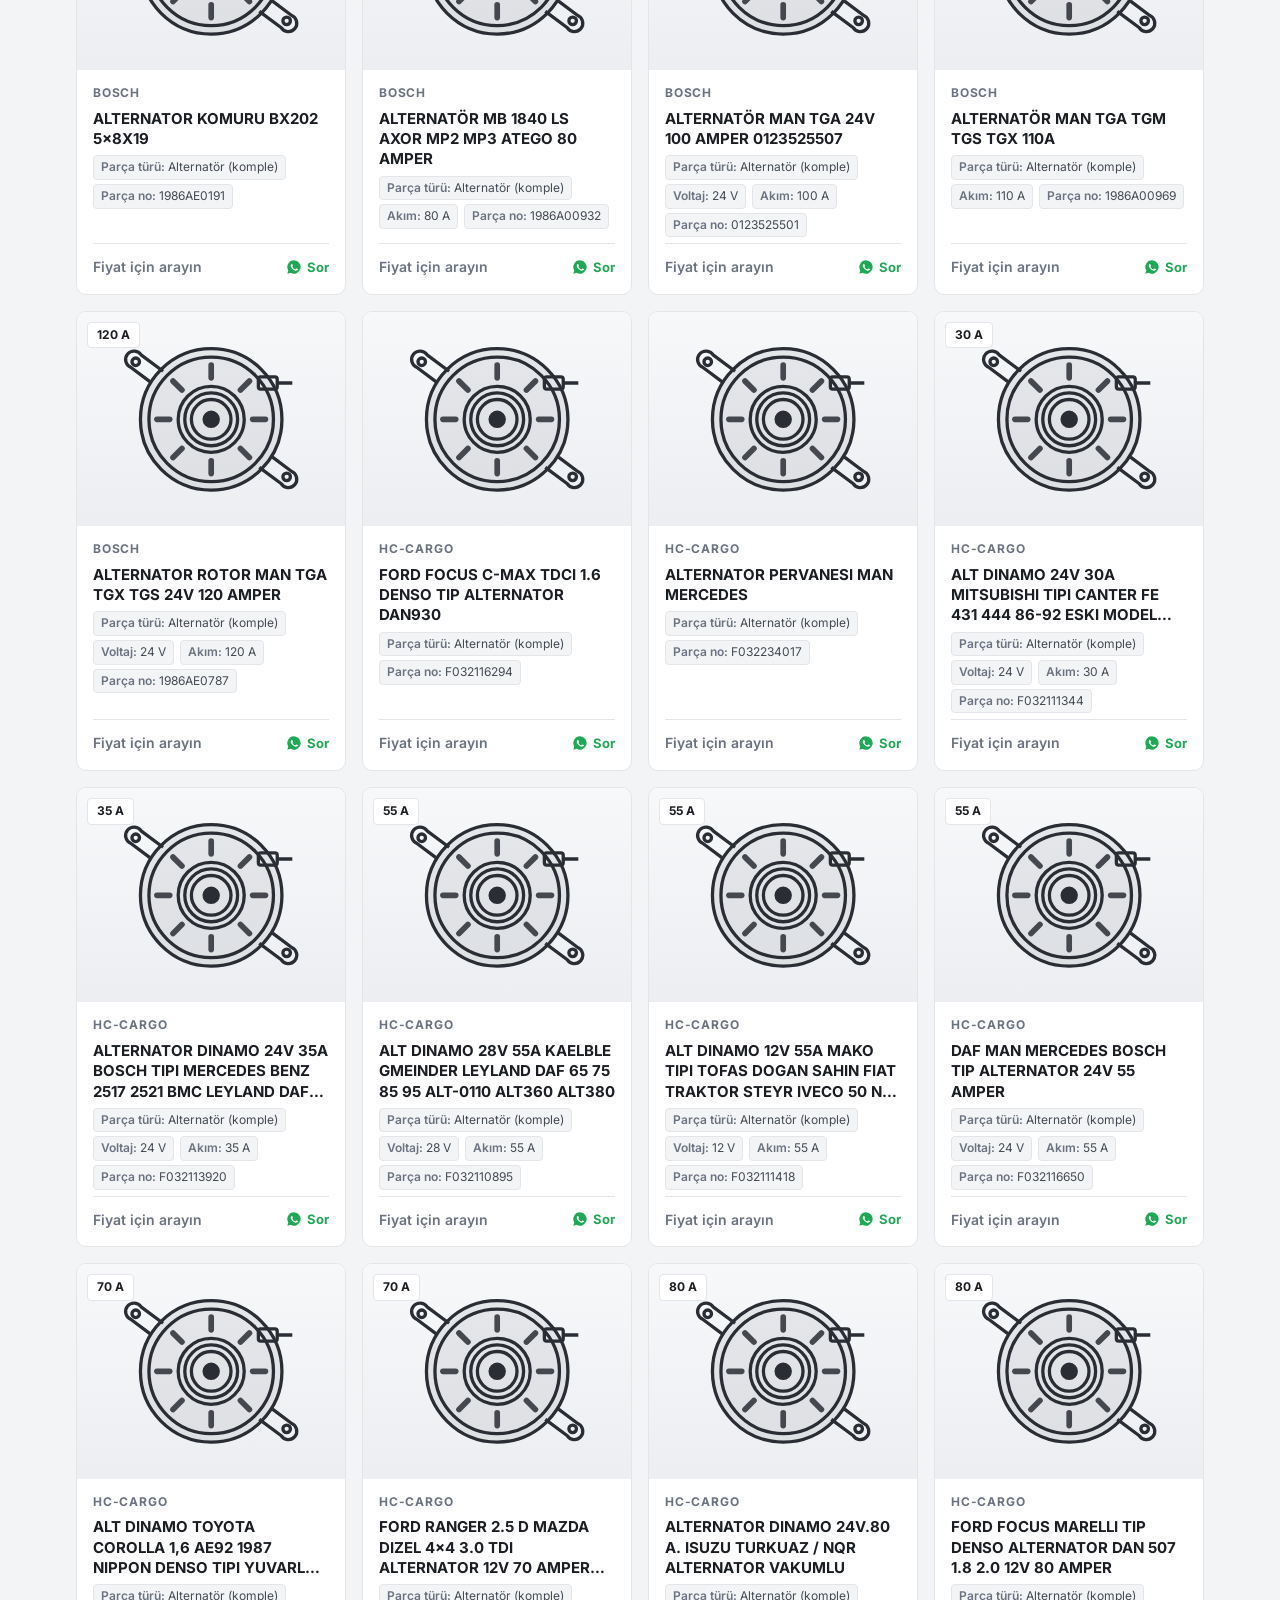
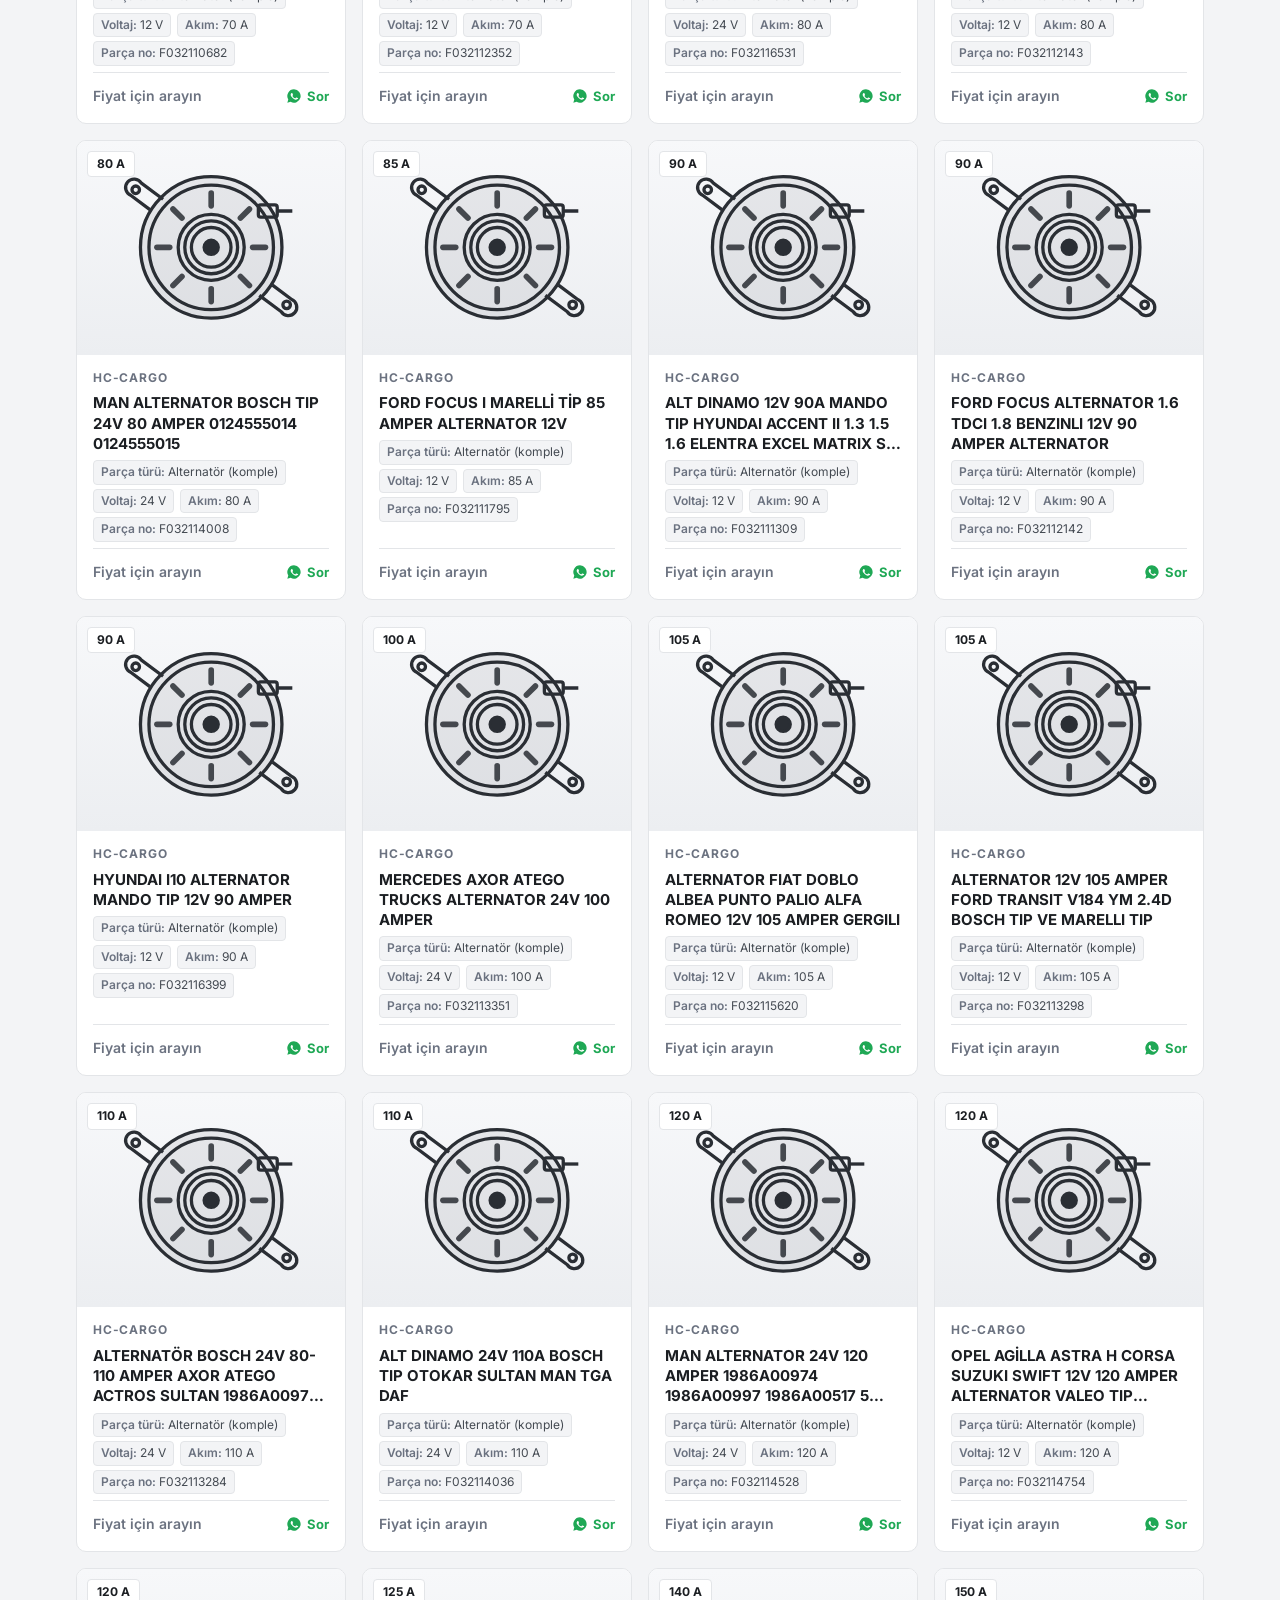
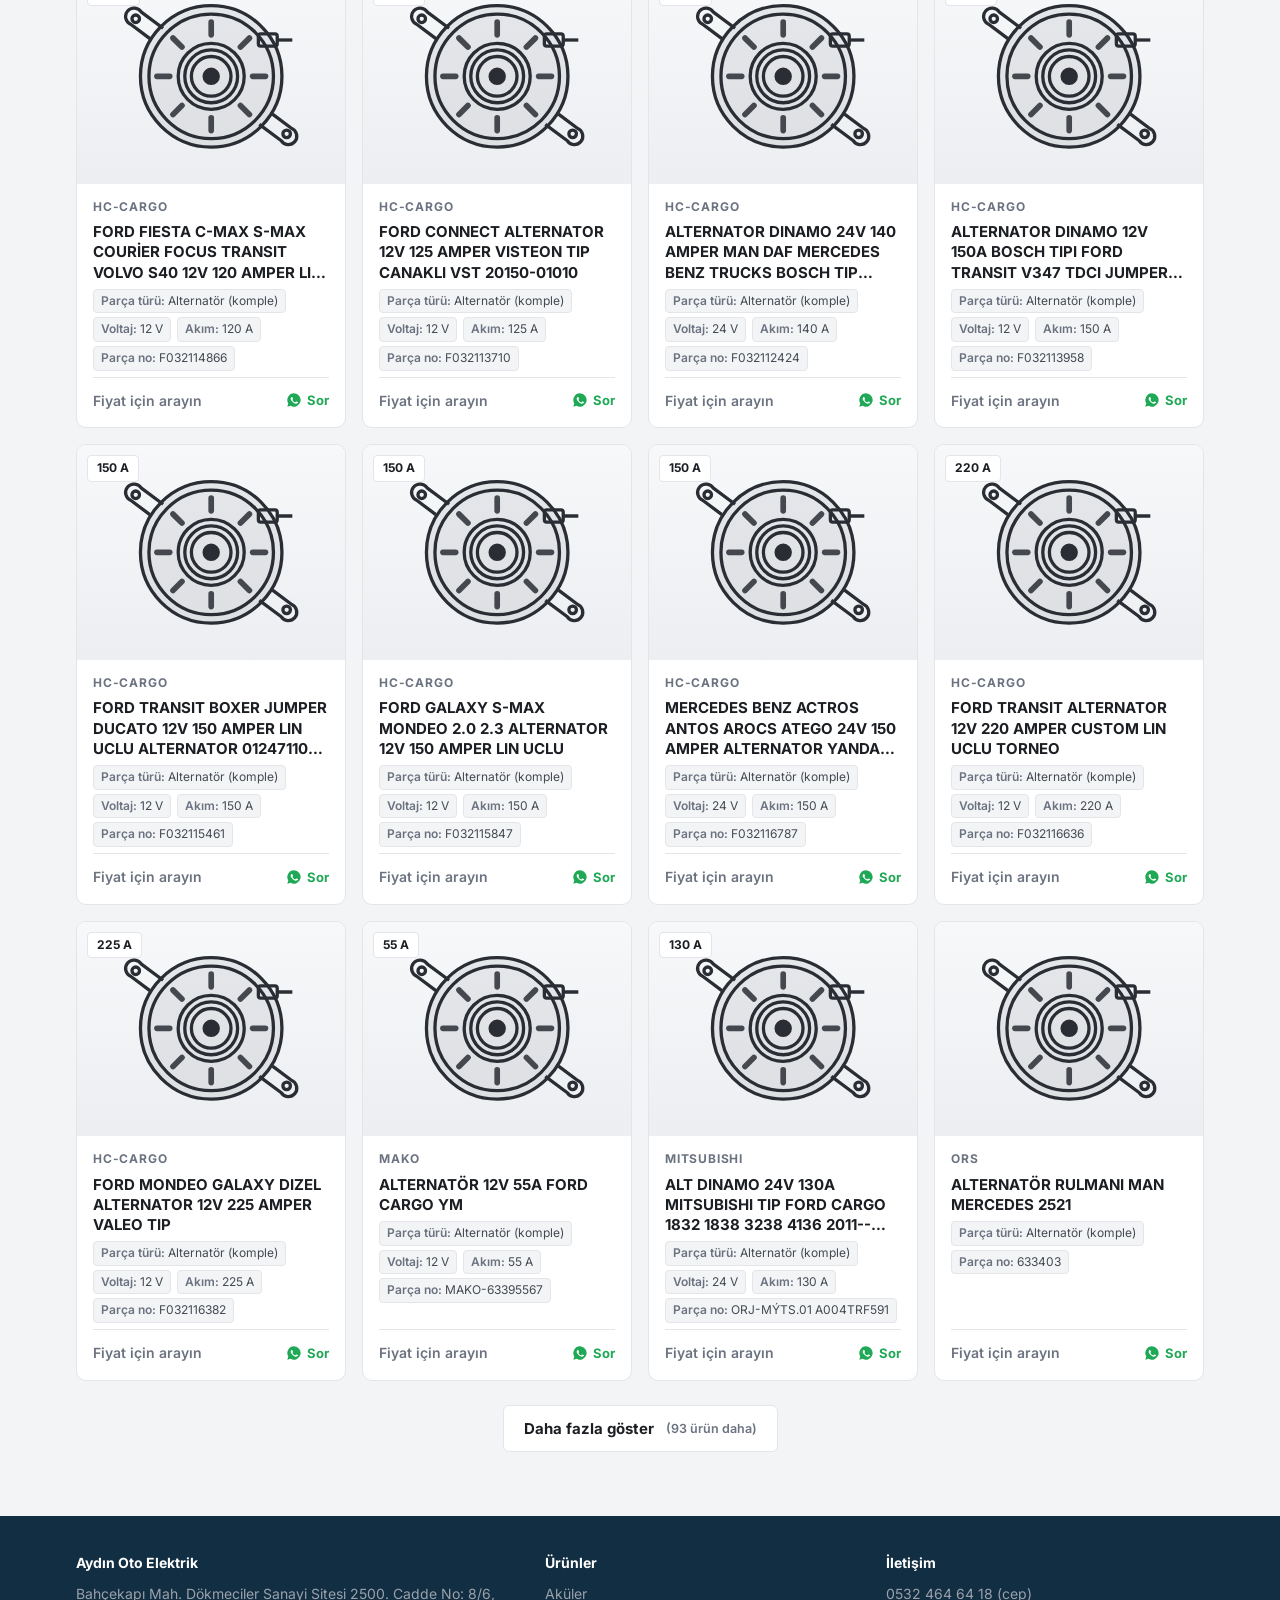
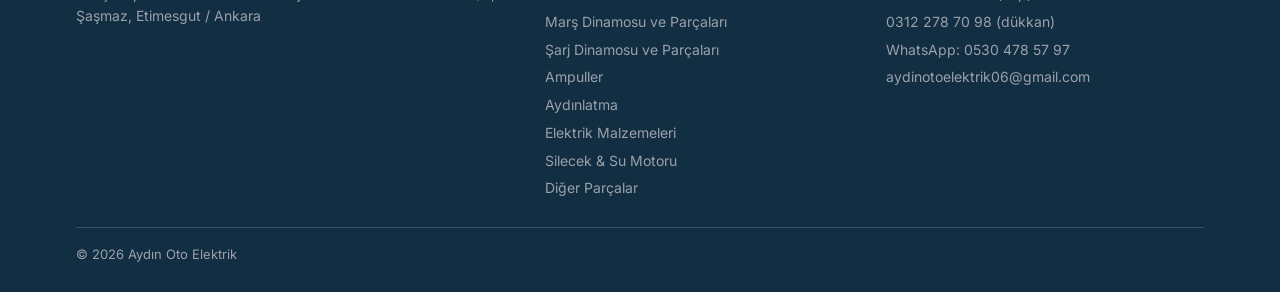
<file: sarj-dinamosu.html>
<!doctype html>
<html lang="tr">
<head>
<meta charset="utf-8">
<meta name="viewport" content="width=device-width, initial-scale=1">
<title>Şarj Dinamoları | Aydın Oto Elektrik – Etimesgut Ankara</title>
<meta name="description" content="Aydın Oto Elektrik — şarj dinamosu (alternatör) satışı ve tamiri. Dökmeciler Sanayi Sitesi, Etimesgut / Ankara.">
<link rel="icon" href="favicon.svg?v=202610201900" type="image/svg+xml">
<link rel="canonical" href="https://ahmetefekoc61-bit.github.io/aydin-oto-elektrik/sarj-dinamosu.html">
<meta name="theme-color" content="#173a52">
<meta property="og:type" content="website">
<meta property="og:locale" content="tr_TR">
<meta property="og:site_name" content="Aydın Oto Elektrik">
<meta property="og:title" content="Şarj Dinamoları | Aydın Oto Elektrik – Etimesgut Ankara">
<meta property="og:description" content="Aydın Oto Elektrik — şarj dinamosu (alternatör) satışı ve tamiri. Dökmeciler Sanayi Sitesi, Etimesgut / Ankara.">
<meta property="og:url" content="https://ahmetefekoc61-bit.github.io/aydin-oto-elektrik/sarj-dinamosu.html">
<meta property="og:image" content="https://ahmetefekoc61-bit.github.io/aydin-oto-elektrik/img/paylasim.jpg">
<link rel="preconnect" href="https://fonts.googleapis.com">
<link href="https://fonts.googleapis.com/css2?family=Inter:wght@400;500;600;700;800&display=swap" rel="stylesheet">
<link rel="stylesheet" href="ortak.css?v=202610201900">
</head>
<body>
<div id="ust"></div>

<div class="page-head">
  <div id="head-art"></div>
  <div class="wrap">
    <div class="crumb" id="kirinti"></div>
    <h1 id="baslik">Şarj Dinamosu ve Parçaları</h1>
    <p id="aciklama"></p>
  </div>
</div>

<section>
  <div class="wrap">
    <div class="toolbar" id="tools">
      <div class="filters" id="filters"></div>
      <div style="display:flex;gap:12px;align-items:center;flex-wrap:wrap">
        <span class="count" id="count"></span>
        <input class="search" id="search" type="search">
      </div>
    </div>
    <div class="products" id="products"></div>
  </div>
</section>

<div id="alt"></div>

<script src="kategoriler.js?v=202610201900"></script>
<script src="urunler.js?v=202610201900"></script>
<script src="ortak.js?v=202610201900"></script>
<script>kategoriSayfasi("sarj");</script>
</body>
</html>
</file>
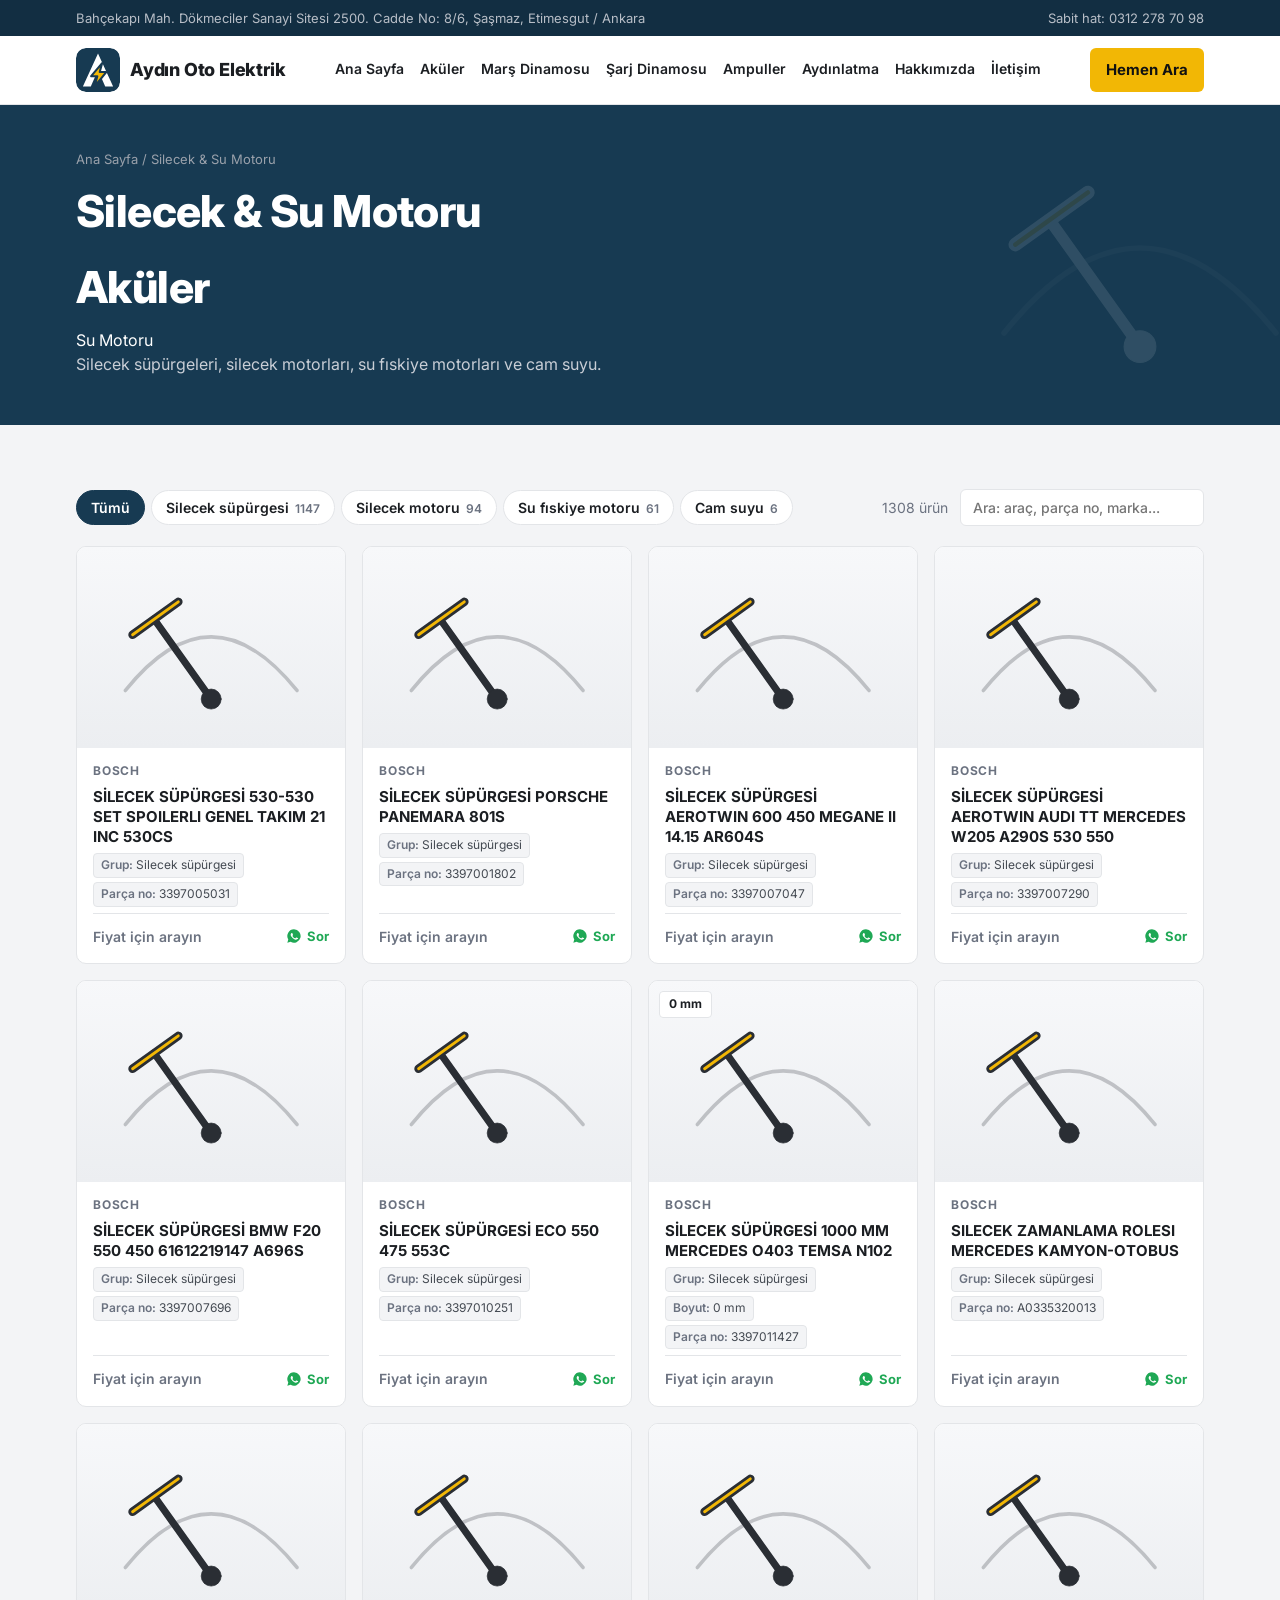
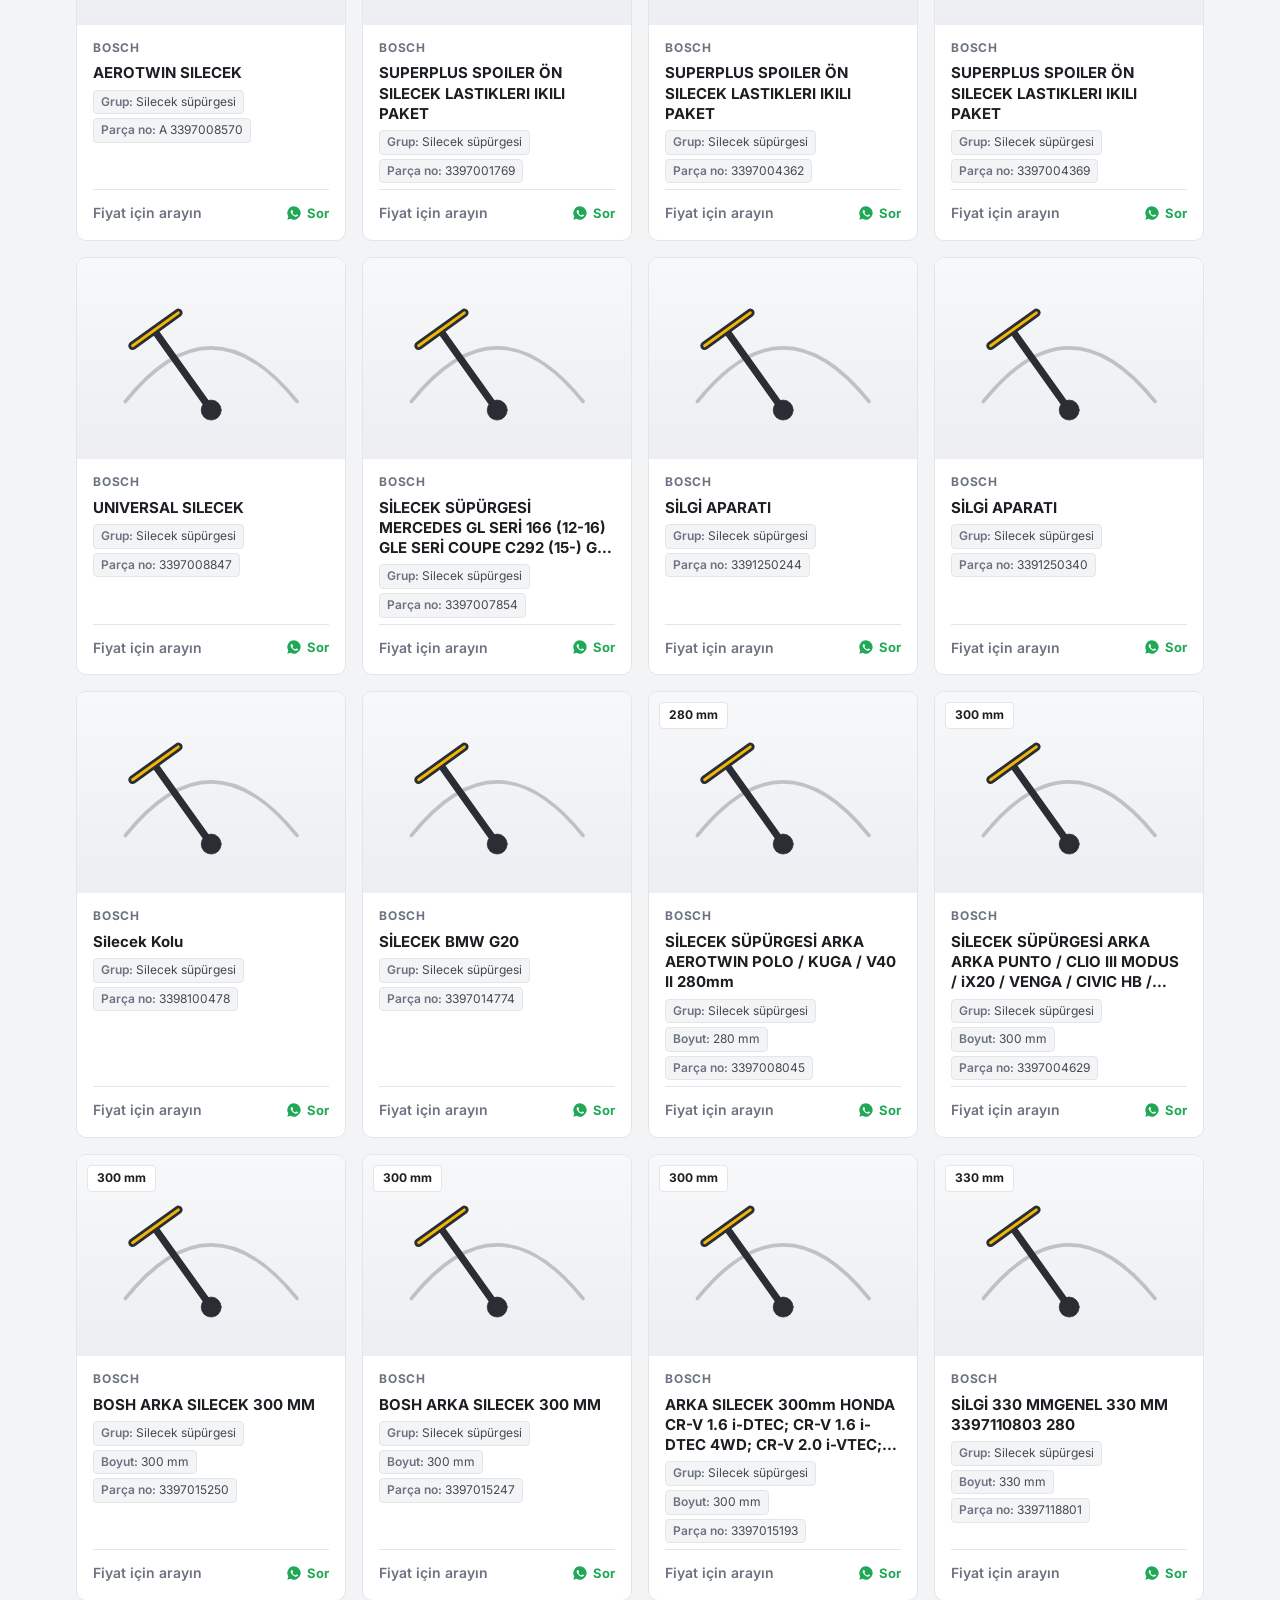
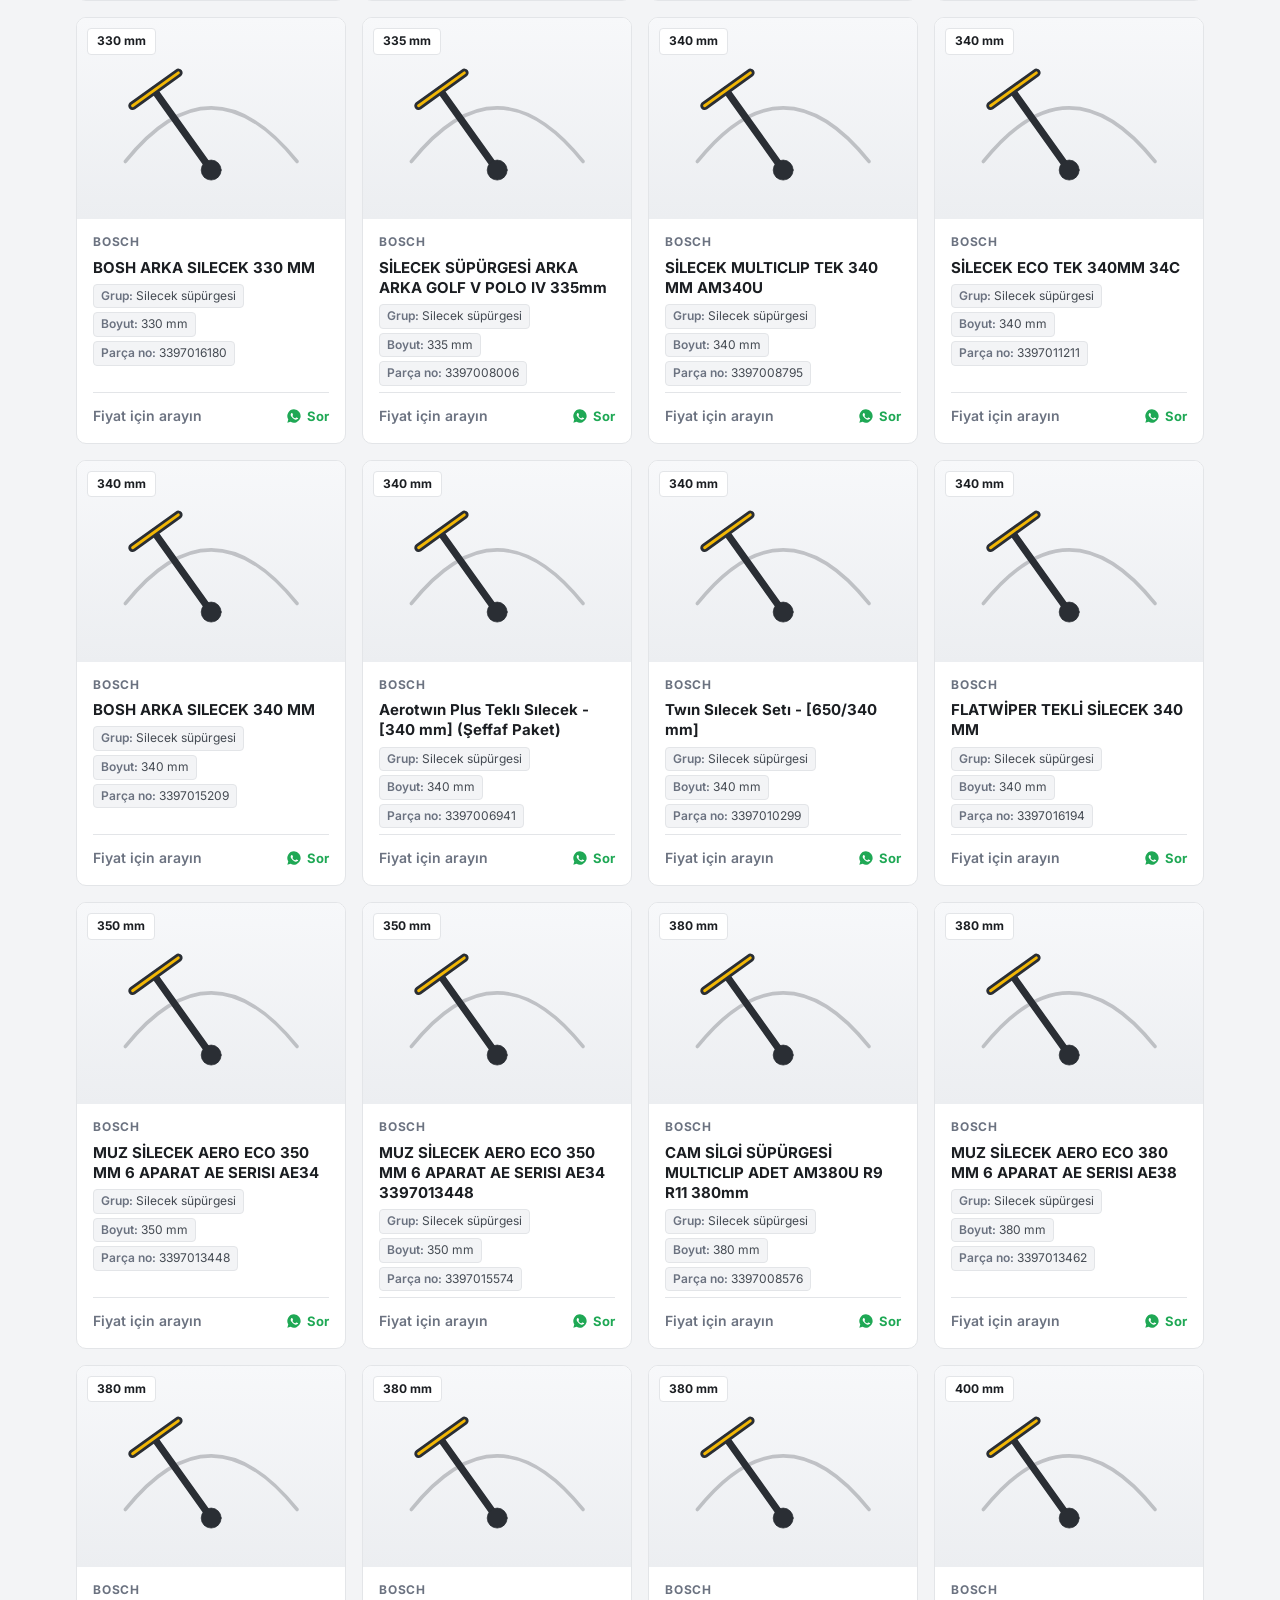
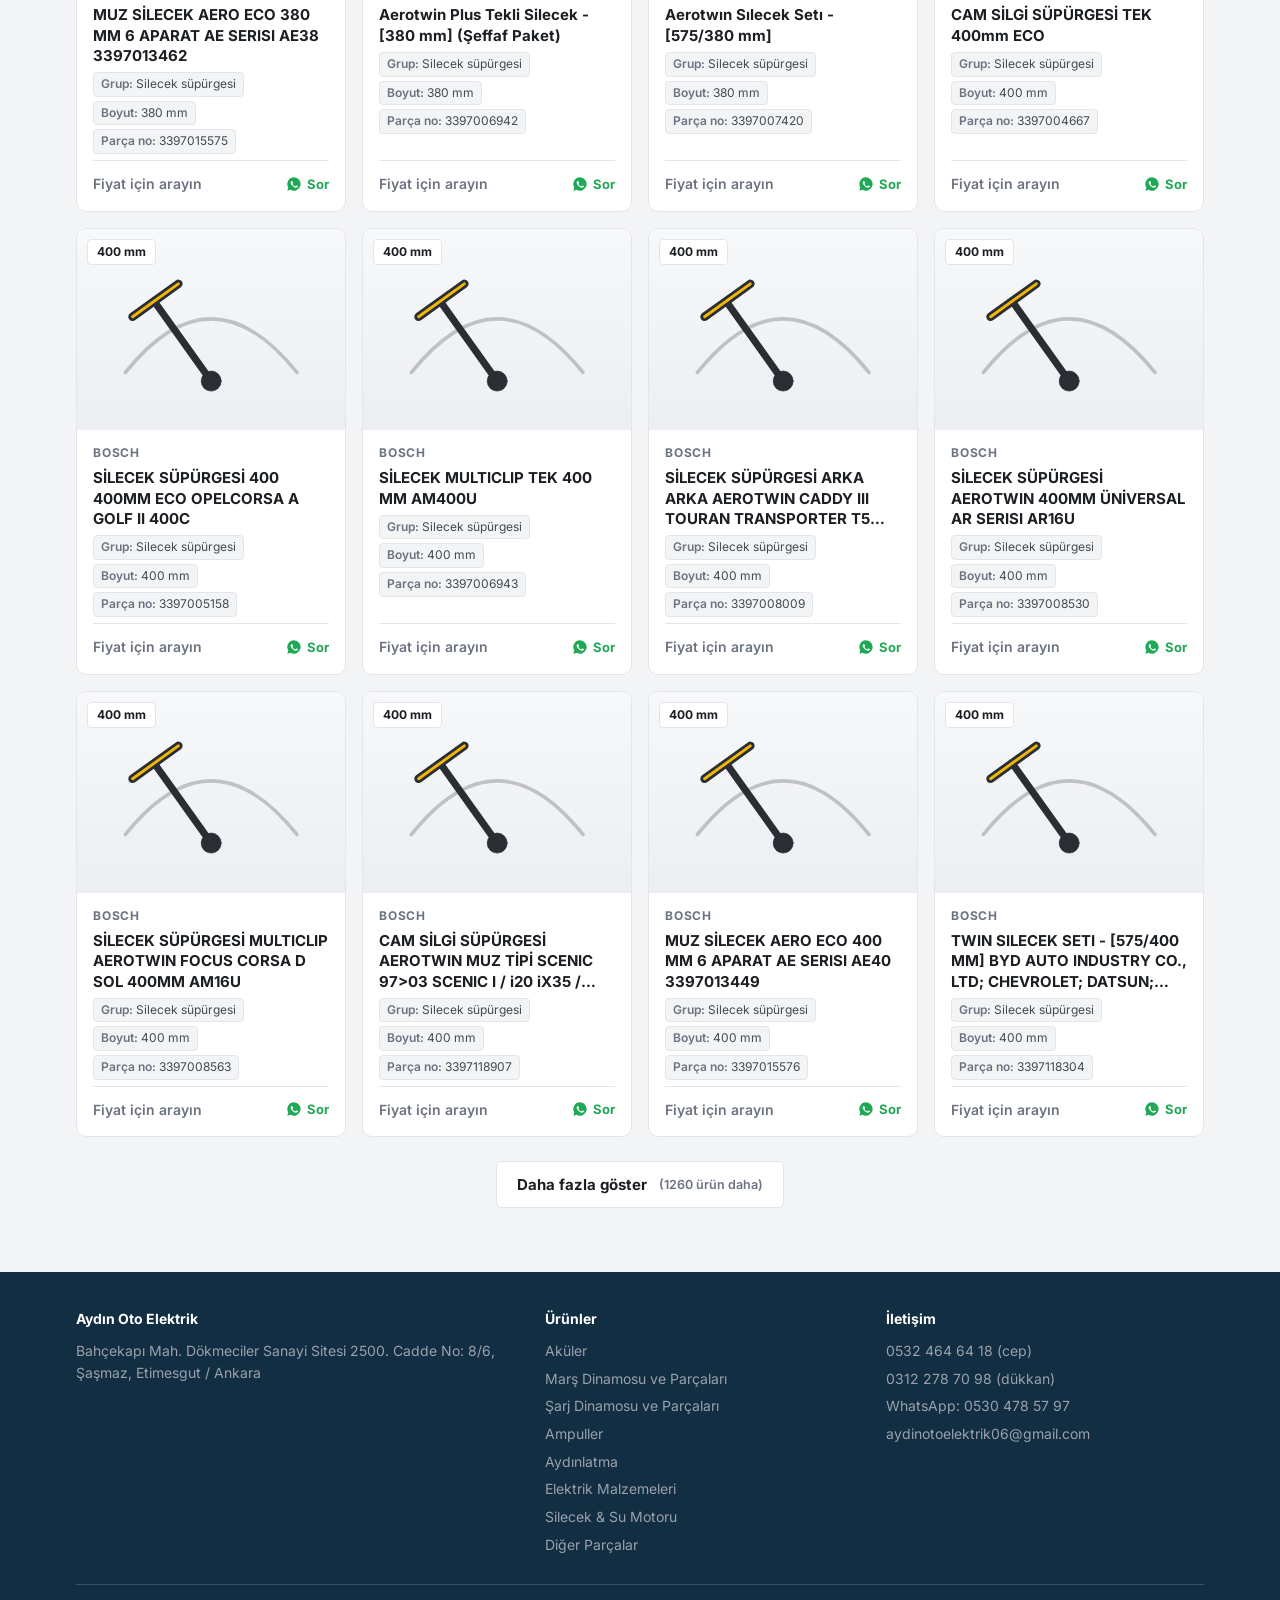
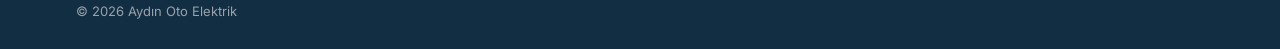
<file: silecek.html>
<!doctype html>
<html lang="tr">
<head>
<meta charset="utf-8">
<meta name="viewport" content="width=device-width, initial-scale=1">
<title>Silecek <title>Aküler  Su Motoru | Aydın Oto Elektrik – Etimesgut Ankara</title>
<meta name="description" content="Aydın Oto Elektrik — silecek süpürgesi, silecek ve su fıskiye motorları. Dökmeciler Sanayi Sitesi, Etimesgut / Ankara.">
<link rel="icon" href="favicon.svg?v=202610201900" type="image/svg+xml">
<link rel="canonical" href="https://ahmetefekoc61-bit.github.io/aydin-oto-elektrik/silecek.html">
<meta name="theme-color" content="#173a52">
<meta property="og:type" content="website">
<meta property="og:locale" content="tr_TR">
<meta property="og:site_name" content="Aydın Oto Elektrik">
<meta property="og:title" content="Silecek <title>Aküler  Su Motoru | Aydın Oto Elektrik – Etimesgut Ankara">
<meta property="og:description" content="Aydın Oto Elektrik — silecek süpürgesi, silecek ve su fıskiye motorları. Dökmeciler Sanayi Sitesi, Etimesgut / Ankara.">
<meta property="og:url" content="https://ahmetefekoc61-bit.github.io/aydin-oto-elektrik/silecek.html">
<meta property="og:image" content="https://ahmetefekoc61-bit.github.io/aydin-oto-elektrik/img/paylasim.jpg">
<link rel="preconnect" href="https://fonts.googleapis.com">
<link href="https://fonts.googleapis.com/css2?family=Inter:wght@400;500;600;700;800&display=swap" rel="stylesheet">
<link rel="stylesheet" href="ortak.css?v=202610201900">
</head>
<body>
<div id="ust"></div>

<div class="page-head">
  <div id="head-art"></div>
  <div class="wrap">
    <div class="crumb" id="kirinti"></div>
    <h1 id="baslik">Silecek <h1 id="baslik">Aküler</h1> Su Motoru</h1>
    <p id="aciklama"></p>
  </div>
</div>

<section>
  <div class="wrap">
    <div class="toolbar" id="tools">
      <div class="filters" id="filters"></div>
      <div style="display:flex;gap:12px;align-items:center;flex-wrap:wrap">
        <span class="count" id="count"></span>
        <input class="search" id="search" type="search">
      </div>
    </div>
    <div class="products" id="products"></div>
  </div>
</section>

<div id="alt"></div>

<script src="kategoriler.js?v=202610201900"></script>
<script src="urunler.js?v=202610201900"></script>
<script src="ortak.js?v=202610201900"></script>
<script>kategoriSayfasi("silecek");</script>
</body>
</html>
</file>
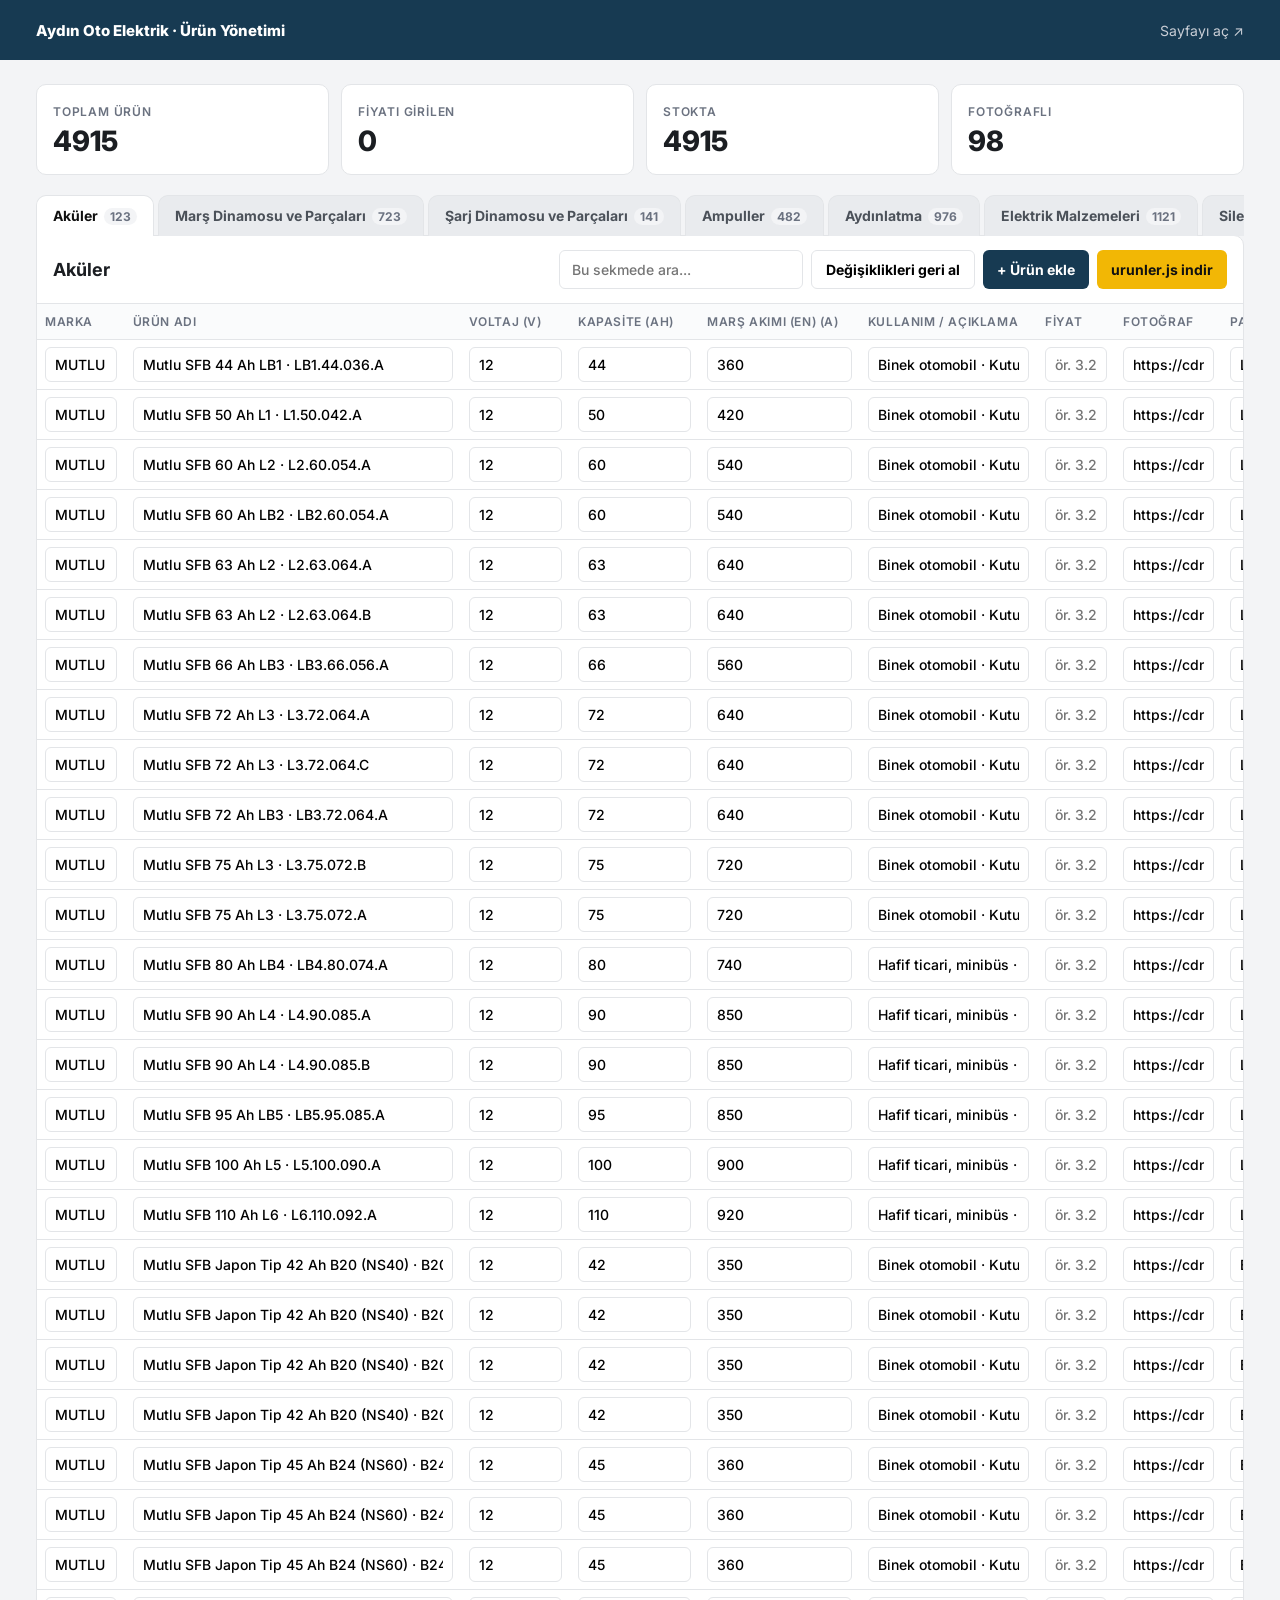
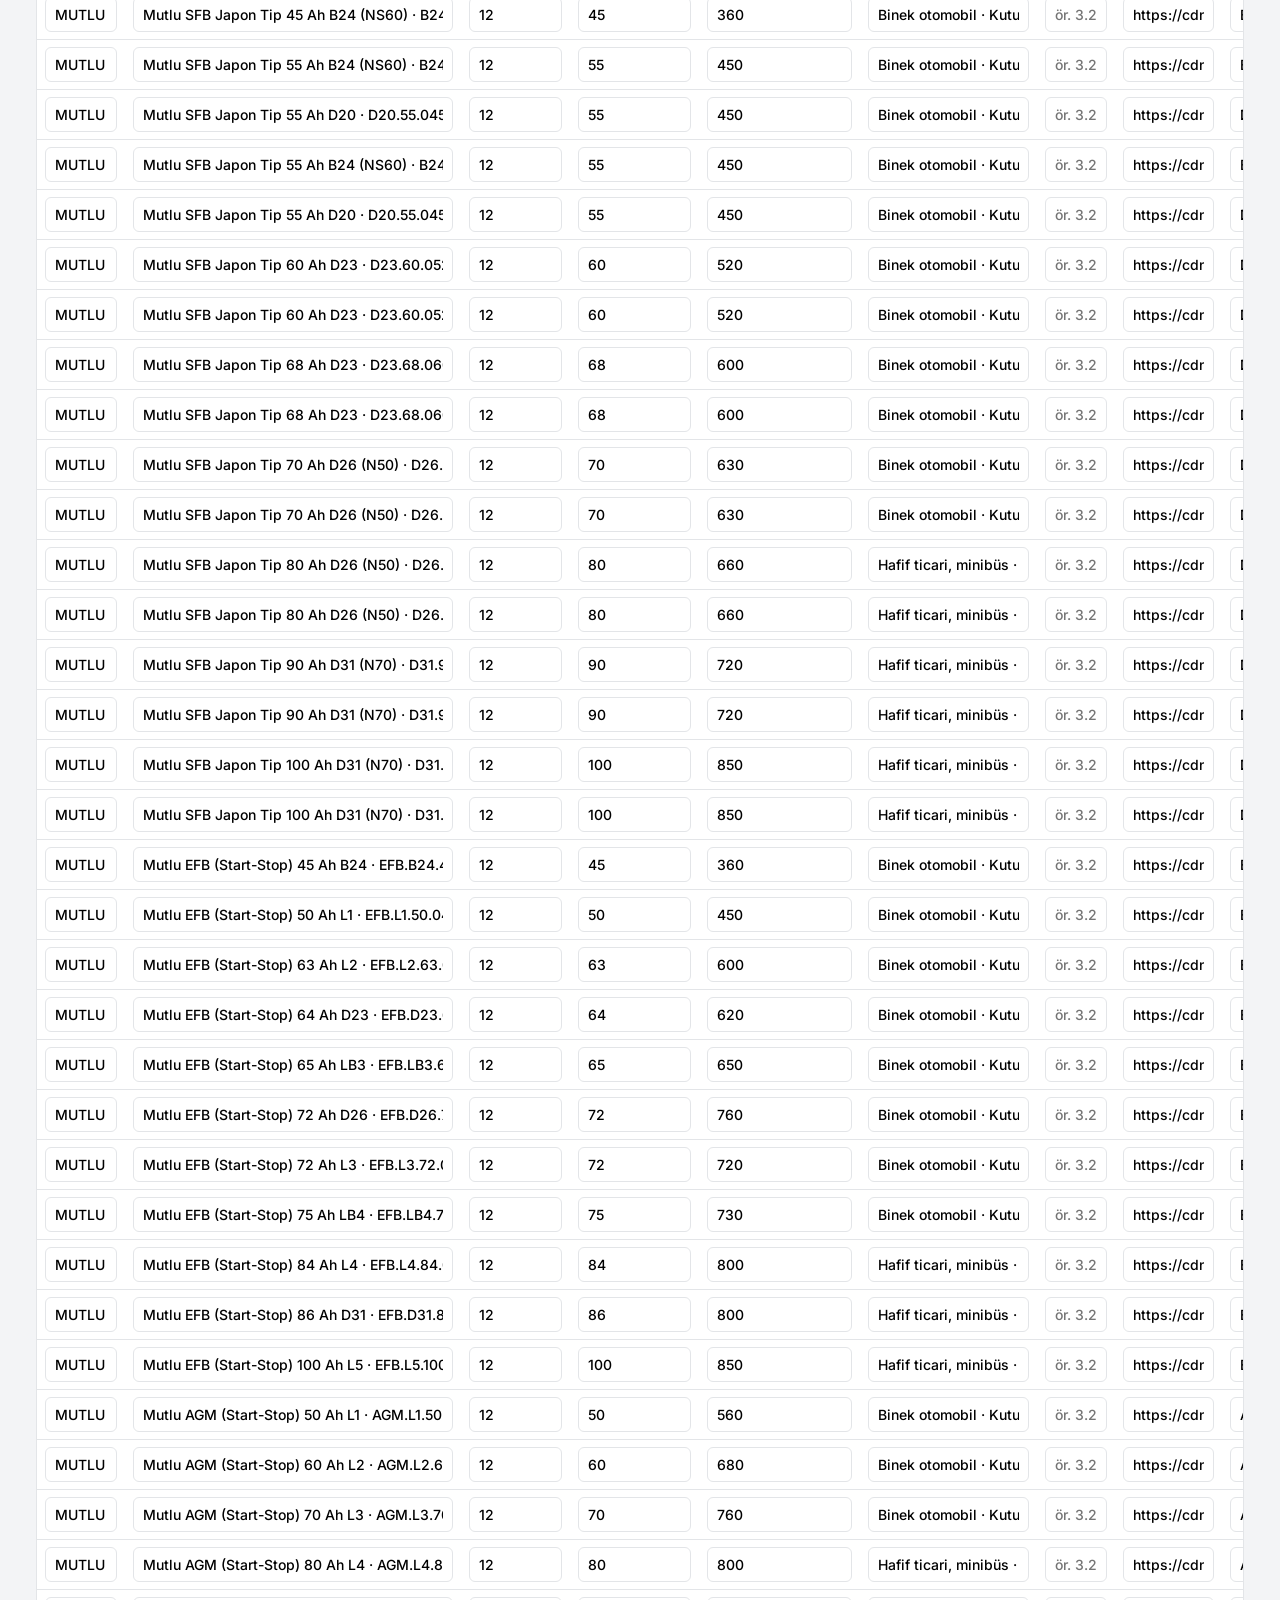
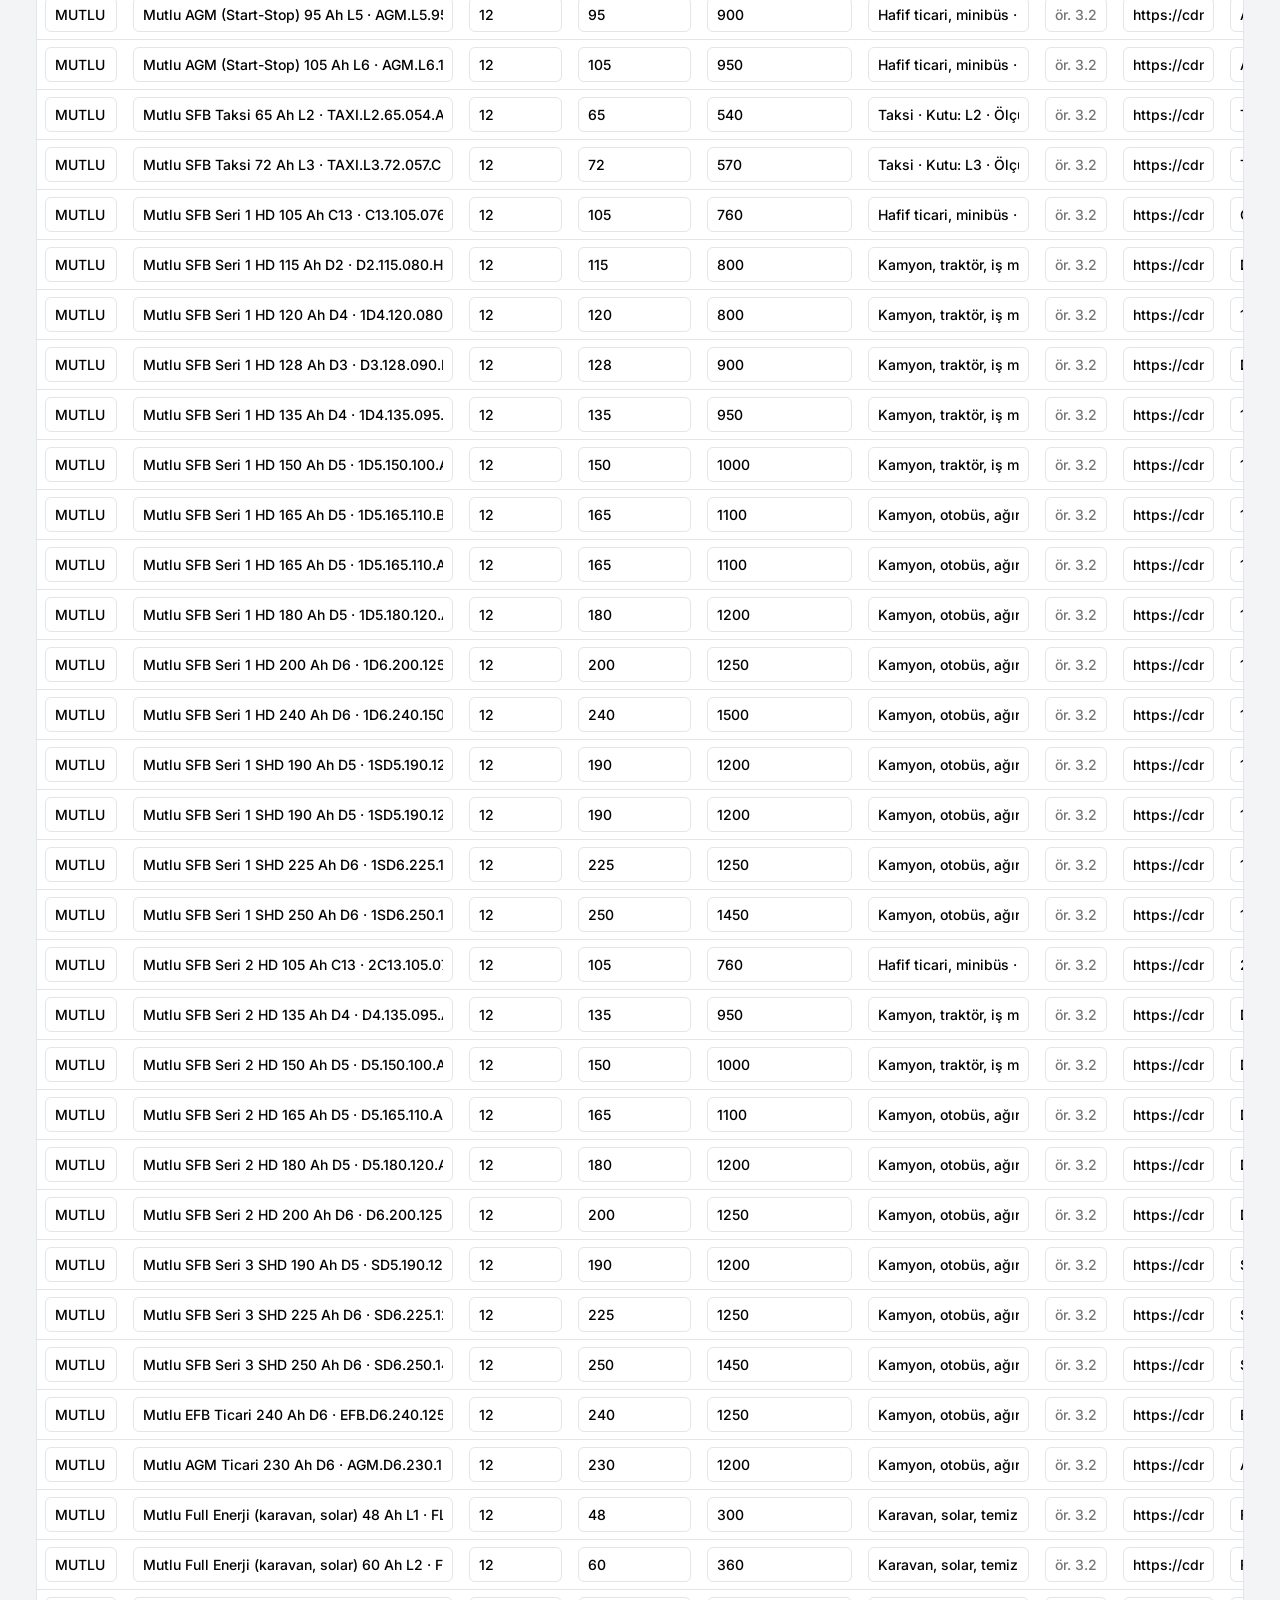
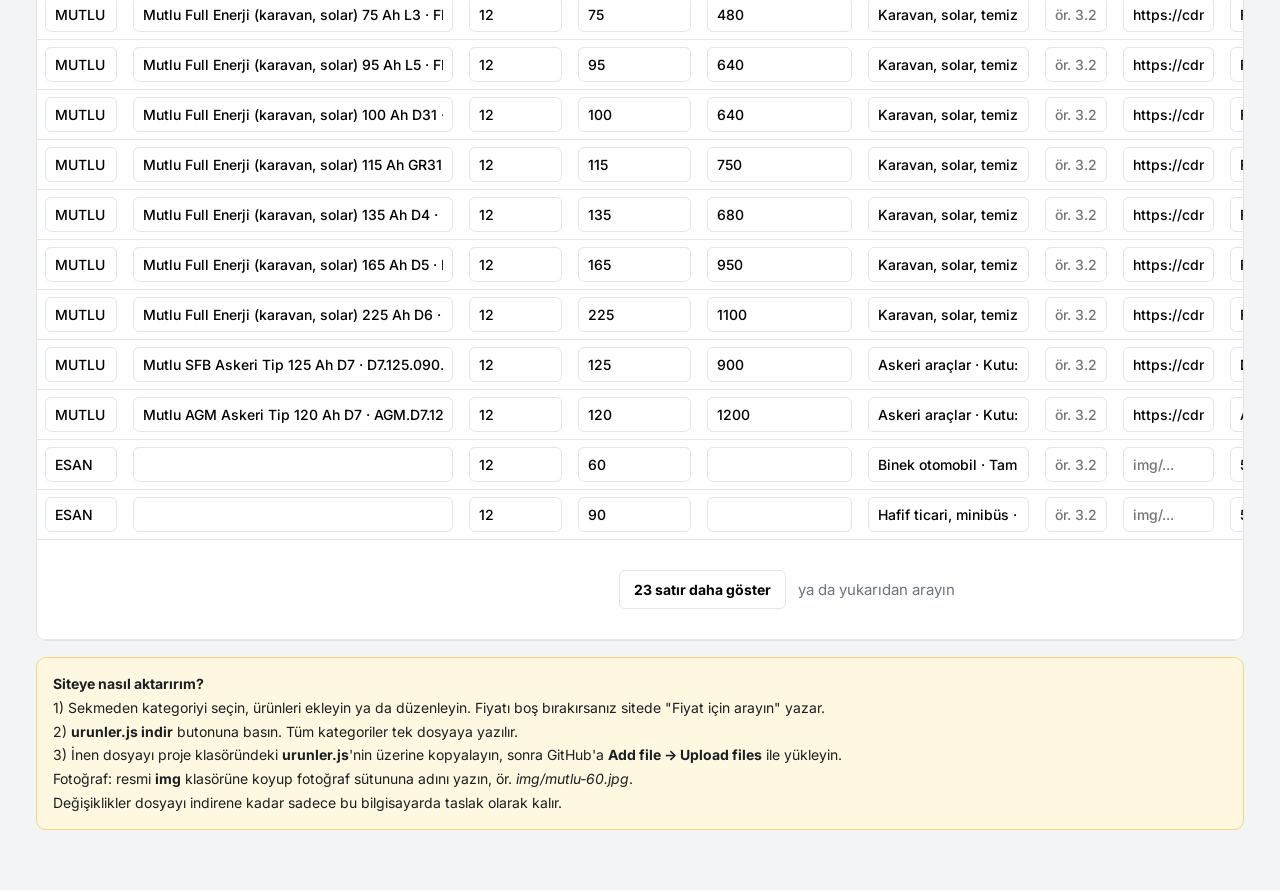
<file: yonetim.html>
<!doctype html>
<html lang="tr">
<head>
<meta charset="utf-8">
<meta name="viewport" content="width=device-width, initial-scale=1">
<meta name="robots" content="noindex">
<title>Ürün Yönetimi | Aydın Oto Elektrik</title>
<link rel="icon" href="favicon.svg?v=202610201900" type="image/svg+xml">
<link rel="canonical" href="https://ahmetefekoc61-bit.github.io/aydin-oto-elektrik/yonetim.html">
<meta name="theme-color" content="#173a52">
<meta property="og:type" content="website">
<meta property="og:locale" content="tr_TR">
<meta property="og:site_name" content="Aydın Oto Elektrik">
<meta property="og:title" content="Ürün Yönetimi | Aydın Oto Elektrik">
<meta property="og:description" content="Aydın Oto Elektrik — Etimesgut Ankara">
<meta property="og:url" content="https://ahmetefekoc61-bit.github.io/aydin-oto-elektrik/yonetim.html">
<meta property="og:image" content="https://ahmetefekoc61-bit.github.io/aydin-oto-elektrik/img/paylasim.jpg">

<link href="https://fonts.googleapis.com/css2?family=Inter:wght@400;500;600;700;800&display=swap" rel="stylesheet">
<style>
  :root{--ink:#173a52;--body:#f3f4f6;--line:#e3e5e8;--muted:#6b7280;--accent:#f2b705;--red:#c8312b;--green:#1fa855}
  *{box-sizing:border-box;margin:0;padding:0}
  body{background:var(--body);font-family:Inter,system-ui,sans-serif;color:#1b1e22;font-size:15px}
  header{background:var(--ink);color:#fff}
  header .wrap{display:flex;justify-content:space-between;align-items:center;height:60px;gap:12px}
  header b{font-weight:800}
  header a{color:#c9ced6;font-size:14px;text-decoration:none}
  .wrap{max-width:1240px;margin:0 auto;padding:0 16px}
  main{padding:24px 0 60px}
  .kpis{display:grid;grid-template-columns:repeat(auto-fit,minmax(170px,1fr));gap:12px;margin-bottom:20px}
  .kpi{background:#fff;border:1px solid var(--line);border-radius:10px;padding:16px}
  .kpi span{font-size:12px;letter-spacing:.8px;text-transform:uppercase;color:var(--muted);font-weight:600}
  .kpi b{display:block;font-size:28px;font-weight:800;margin-top:4px}
  .tabs{display:flex;gap:4px;overflow-x:auto;margin-bottom:-1px;position:relative;z-index:1}
  .tabs button{border:1px solid var(--line);border-bottom:0;background:#e9ebee;padding:11px 16px;border-radius:10px 10px 0 0;font:700 14px Inter,sans-serif;cursor:pointer;white-space:nowrap;color:#4b5159}
  .tabs button.on{background:#fff;color:#111}
  .tabs button span{display:inline-block;min-width:22px;margin-left:6px;padding:1px 6px;border-radius:999px;background:var(--body);font-size:12px;color:var(--muted)}
  .panel{background:#fff;border:1px solid var(--line);border-radius:0 10px 10px 10px;overflow:hidden}
  .toolbar{display:flex;flex-wrap:wrap;gap:8px;align-items:center;justify-content:space-between;padding:14px 16px;border-bottom:1px solid var(--line)}
  .toolbar h2{font-size:18px}
  .btn{border:0;border-radius:6px;padding:10px 14px;font:700 14px Inter,sans-serif;cursor:pointer}
  .btn-y{background:var(--accent);color:#111}
  .btn-d{background:var(--ink);color:#fff}
  .btn-l{background:#fff;border:1px solid var(--line)}
  .scroll{overflow-x:auto}
  table{width:100%;border-collapse:collapse;min-width:1500px}
  input.genis{min-width:320px}
  .ara{border:1px solid var(--line);border-radius:6px;padding:9px 12px;font:500 14px Inter,sans-serif;min-width:240px}
  th{text-align:left;font-size:12px;letter-spacing:.6px;text-transform:uppercase;color:var(--muted);font-weight:600;padding:10px 8px;background:#fafbfc;border-bottom:1px solid var(--line);white-space:nowrap}
  td{padding:7px 8px;border-bottom:1px solid var(--line);vertical-align:middle}
  input[type=text],input[type=number]{width:100%;border:1px solid var(--line);border-radius:6px;padding:8px 9px;font:500 14px Inter,sans-serif;background:#fff}
  input[type=number]{min-width:72px}
  input:focus{outline:2px solid var(--accent);border-color:var(--accent)}
  .switch{display:inline-flex;align-items:center;gap:6px;cursor:pointer;font-weight:600;font-size:13px;white-space:nowrap}
  .del{background:none;border:0;color:var(--red);font-weight:700;cursor:pointer;font-size:13px}
  .emptyrow td{text-align:center;color:var(--muted);padding:30px}
  .note{margin-top:16px;background:#fff8e1;border:1px solid #f5d77a;border-radius:10px;padding:14px 16px;font-size:14px;line-height:1.7}
  .note b{font-weight:700}
  .saved{font-size:13px;color:var(--green);font-weight:600}
</style>
</head>
<body>
<header><div class="wrap">
  <b>Aydın Oto Elektrik · Ürün Yönetimi</b>
  <a id="sitelink" href="index.html" target="_blank">Sayfayı aç ↗</a>
</div></header>

<main><div class="wrap">
  <div class="kpis">
    <div class="kpi"><span>Toplam ürün</span><b id="k1">0</b></div>
    <div class="kpi"><span>Fiyatı girilen</span><b id="k2">0</b></div>
    <div class="kpi"><span>Stokta</span><b id="k3">0</b></div>
    <div class="kpi"><span>Fotoğraflı</span><b id="k4">0</b></div>
  </div>

  <div class="tabs" id="tabs"></div>
  <div class="panel">
    <div class="toolbar">
      <h2><span id="katad"></span> <span class="saved" id="saved"></span></h2>
      <div style="display:flex;gap:8px;flex-wrap:wrap">
        <input class="ara" id="ara" type="search" placeholder="Bu sekmede ara...">
        <button class="btn btn-l" id="reset">Değişiklikleri geri al</button>
        <button class="btn btn-d" id="add">+ Ürün ekle</button>
        <button class="btn btn-y" id="dl">urunler.js indir</button>
      </div>
    </div>
    <div class="scroll"><table>
      <thead id="head"></thead>
      <tbody id="rows"></tbody>
    </table></div>
  </div>

  <div class="note">
    <b>Siteye nasıl aktarırım?</b><br>
    1) Sekmeden kategoriyi seçin, ürünleri ekleyin ya da düzenleyin. Fiyatı boş bırakırsanız sitede "Fiyat için arayın" yazar.<br>
    2) <b>urunler.js indir</b> butonuna basın. Tüm kategoriler tek dosyaya yazılır.<br>
    3) İnen dosyayı proje klasöründeki <b>urunler.js</b>'nin üzerine kopyalayın, sonra GitHub'a <b>Add file → Upload files</b> ile yükleyin.<br>
    Fotoğraf: resmi <b>img</b> klasörüne koyup fotoğraf sütununa adını yazın, ör. <i>img/mutlu-60.jpg</i>.<br>
    Değişiklikler dosyayı indirene kadar sadece bu bilgisayarda taslak olarak kalır.
  </div>
</div></main>

<script src="kategoriler.js?v=202610201900"></script>
<script src="urunler.js?v=202610201900"></script>
<script>
const KAT = window.KATEGORILER;
const KEY = "aydin-urun-taslak-v4";
const original = JSON.parse(JSON.stringify(window.URUNLER || []));
let data;
try { data = JSON.parse(localStorage.getItem(KEY)) || null; } catch(e) { data = null; }
if (!Array.isArray(data)) data = JSON.parse(JSON.stringify(original));
let aktif = Object.keys(KAT)[0];
try { const t = localStorage.getItem(KEY + "-tab"); if (KAT[t]) aktif = t; } catch(e) {}

const $ = s => document.querySelector(s);
const esc = s => String(s ?? "").replace(/[&<>"]/g, c => ({"&":"&amp;","<":"&lt;",">":"&gt;",'"':"&quot;"}[c]));
const ORTAK_ONCE = [{k:"marka",ad:"Marka",tip:"text"},{k:"ad",ad:"Ürün adı",tip:"text",genis:true}];
const ORTAK_SONRA = [{k:"kullanim",ad:"Kullanım / Açıklama",tip:"text"},{k:"fiyat",ad:"Fiyat",tip:"text",ipucu:"ör. 3.250 ₺"},{k:"foto",ad:"Fotoğraf",tip:"text",ipucu:"img/..."},{k:"parcano",ad:"Parça no",tip:"text"},{k:"oem",ad:"OEM / Ref no",tip:"text"}];
const kolonlar = key => [...ORTAK_ONCE, ...KAT[key].alanlar, ...ORTAK_SONRA];

function save(){
  try { localStorage.setItem(KEY, JSON.stringify(data)); $("#saved").textContent = "· taslak kaydedildi"; } catch(e) {}
  kpis(); tabs();
}
function kpis(){
  $("#k1").textContent = data.length;
  $("#k2").textContent = data.filter(u => u.fiyat).length;
  $("#k3").textContent = data.filter(u => u.stok !== false).length;
  $("#k4").textContent = data.filter(u => u.foto).length;
}
function tabs(){
  $("#tabs").innerHTML = Object.entries(KAT).map(([key,k]) =>
    `<button class="${key===aktif?'on':''}" data-t="${key}">${esc(k.ad)}<span>${data.filter(u=>u.kat===key).length}</span></button>`).join("");
  $("#tabs").querySelectorAll("button").forEach(b => b.onclick = () => {
    aktif = b.dataset.t; window.__limit = 100; try{localStorage.setItem(KEY+"-tab",aktif)}catch(e){} tabs(); render(); });
}
function render(){
  const k = KAT[aktif], cols = kolonlar(aktif);
  $("#katad").textContent = k.ad;
  $("#sitelink").href = k.sayfa;
  $("#head").innerHTML = `<tr>${cols.map(c => `<th>${esc(c.ad)}${c.birim ? ` (${esc(c.birim)})` : ""}</th>`).join("")}<th>Stok</th><th></th></tr>`;
  const q = ($("#ara").value||"").toLocaleLowerCase("tr").split(/\s+/).filter(Boolean);
  const satirlar = data.map((u,i) => ({u,i})).filter(x => x.u.kat === aktif &&
    (!q.length || q.every(w => Object.values(x.u).join(" ").toLocaleLowerCase("tr").includes(w))));
  const toplam = satirlar.length;
  $("#rows").innerHTML = toplam ? satirlar.slice(0, window.__limit || 100).map(({u,i}) => `<tr>
    ${cols.map(c => `<td><input type="${c.tip==="number"?"number":"text"}" data-i="${i}" data-k="${c.k}" data-t="${c.tip}" value="${esc(u[c.k])}" placeholder="${esc(c.ipucu||"")}" class="${c.genis?'genis':''}" title="${esc(u[c.k])}"></td>`).join("")}
    <td><label class="switch"><input type="checkbox" data-i="${i}" data-k="stok" ${u.stok!==false?"checked":""}> Var</label></td>
    <td><button class="del" data-del="${i}">Sil</button></td>
  </tr>`).join("") + (toplam > (window.__limit||100) ? `<tr class="emptyrow"><td colspan="${cols.length+2}"><button class="btn btn-l" id="dahaSatir">${toplam - (window.__limit||100)} satır daha göster</button> &nbsp; ya da yukarıdan arayın</td></tr>` : "") : `<tr class="emptyrow"><td colspan="${cols.length+2}">Bu kategoride henüz ürün yok. <b>+ Ürün ekle</b> ile başlayın.</td></tr>`;
  const ds = $("#dahaSatir"); if (ds) ds.onclick = () => { window.__limit = (window.__limit||100) + 200; render(); };
  $("#rows").querySelectorAll("input").forEach(inp => inp.addEventListener("input", () => {
    const u = data[inp.dataset.i], key = inp.dataset.k;
    if (key === "stok") u.stok = inp.checked;
    else if (inp.dataset.t === "number") u[key] = inp.value === "" ? "" : Number(inp.value);
    else u[key] = inp.value.trim();
    save();
  }));
  $("#rows").querySelectorAll("[data-del]").forEach(b => b.onclick = () => {
    const u = data[b.dataset.del];
    if (confirm(`${u.marka || ""} ${KAT[u.kat].tekil} silinsin mi?`)) { data.splice(b.dataset.del,1); save(); render(); }
  });
  kpis();
}
$("#ara").oninput = () => { window.__limit = 100; render(); };
$("#add").onclick = () => {
  $("#ara").value = "";
  const k = KAT[aktif], yeni = {kat:aktif, marka:"", ad:""};
  k.alanlar.forEach(a => yeni[a.k] = a.varsayilan ?? "");
  Object.assign(yeni, {kullanim:"", fiyat:"", stok:true, foto:""});
  data.push(yeni); save(); render();
  const r = $("#rows").lastElementChild; if (r) { r.scrollIntoView({behavior:"smooth",block:"center"}); const f = r.querySelector("input"); f && f.focus(); }
};
$("#reset").onclick = () => { if (confirm("İndirilmemiş tüm değişiklikler silinsin mi?")) {
  data = JSON.parse(JSON.stringify(original)); try{localStorage.removeItem(KEY)}catch(e){} $("#saved").textContent=""; tabs(); render(); } };
$("#dl").onclick = () => {
  const sira = Object.keys(KAT);
  const sirali = data.slice().sort((a,b) => sira.indexOf(a.kat) - sira.indexOf(b.kat));
  const lines = sirali.map(u => {
    const o = {kat:u.kat, marka:u.marka||"", ad:u.ad||"", parcano:u.parcano||"", oem:u.oem||""};
    (KAT[u.kat]?.alanlar || []).forEach(a => o[a.k] = u[a.k] ?? "");
    Object.assign(o, {kullanim:u.kullanim||"", fiyat:u.fiyat||"", stok:u.stok!==false, foto:u.foto||""});
    if (u.aid) { o.aid = u.aid; o.resim = !!u.resim; }
    return "  " + JSON.stringify(o);
  });
  const txt = `/* Aydın Oto Elektrik — ürün listesi (yonetim.html ile oluşturuldu)\n   kat: ${sira.join(" | ")} */\nwindow.URUNLER = [\n${lines.join(",\n")}\n];\n`;
  const a = document.createElement("a");
  a.href = URL.createObjectURL(new Blob([txt], {type:"text/javascript"}));
  a.download = "urunler.js?v=202610201900"; a.click();
};
tabs(); render();
</script>
</body>
</html>
</file>
<file: ortak.css>
/* Aydın Oto Elektrik — tüm sayfaların ortak stili */
:root{
  --ink:#173a52; --body:#f3f4f6; --card:#fff; --line:#e3e5e8;
  --text:#1b1e22; --muted:#6b7280; --accent:#f2b705; --accent-d:#b98a00;
  --red:#c8312b; --green:#1fa855;
}
*{box-sizing:border-box;margin:0;padding:0}
html{scroll-behavior:smooth}
body{background:var(--body);color:var(--text);font-family:Inter,system-ui,sans-serif;line-height:1.55;overflow-x:hidden}
a{color:inherit;text-decoration:none}
img{max-width:100%;display:block}
.wrap{max-width:1160px;margin:0 auto;padding:0 16px}

/* Üst şerit + menü */
.topbar{background:var(--ink);color:#b8bec7;font-size:13px}
.topbar .wrap{display:flex;justify-content:space-between;gap:12px;height:36px;align-items:center}
.topbar span{white-space:nowrap;overflow:hidden;text-overflow:ellipsis}
@media (max-width:700px){.topbar .addr{display:none}}
header{background:#fff;border-bottom:1px solid var(--line);position:sticky;top:0;z-index:10}
.hrow{display:flex;align-items:center;justify-content:space-between;height:68px;gap:16px}
.brand{display:flex;align-items:center;gap:10px;min-width:0}
.brand-mark{width:40px;height:40px;border-radius:8px;background:var(--ink);display:grid;place-items:center;flex:none}
.brand-mark svg{width:22px;height:22px}
.brand b{display:block;font-weight:800;font-size:18px;letter-spacing:-.2px;line-height:1.1}
.brand small{color:var(--muted);font-size:12px;font-weight:500}
nav.main{display:flex;gap:18px;font-weight:600;font-size:14.5px}
nav.main a{padding:4px 0;border-bottom:2px solid transparent;white-space:nowrap}
nav.main a:hover{color:var(--accent-d)}
nav.main a.on{border-bottom-color:var(--accent)}
.call{background:var(--accent);color:#111;font-weight:700;padding:10px 16px;border-radius:6px;white-space:nowrap;font-size:15px}
nav.mobile{display:none}
@media (max-width:1100px){
  .hrow{height:60px}
  header .hrow nav.main{display:none}
  nav.mobile{display:flex}
}
nav.mobile{gap:6px;overflow-x:auto;padding:0 16px 10px;scrollbar-width:none}
nav.mobile::-webkit-scrollbar{display:none}
nav.mobile a{flex:none;border:1px solid var(--line);border-radius:999px;padding:6px 12px;font-size:14px;font-weight:600;background:#fff}
nav.mobile a.on{background:var(--ink);color:#fff;border-color:var(--ink)}

/* Butonlar */
.btns{display:flex;flex-wrap:wrap;gap:10px;margin-top:30px}
.btn{display:inline-flex;align-items:center;justify-content:center;gap:8px;padding:13px 20px;border-radius:6px;font-weight:700;font-size:15px;border:0;cursor:pointer;font-family:inherit}
.btn svg{width:18px;height:18px;flex:none}
.btn-y{background:var(--accent);color:#111}
.btn-g{background:var(--green);color:#fff}
.btn-o{background:transparent;color:#fff;border:1px solid rgba(255,255,255,.35)}

/* Ana sayfa hero */
.hero{position:relative;background:
    linear-gradient(100deg,rgba(15,38,55,.94) 0%,rgba(15,38,55,.82) 55%,rgba(15,38,55,.55) 100%),
    url("img/dukkan.jpg") center/cover, var(--ink);
  color:#fff;overflow:hidden}
.hero .wrap{position:relative;z-index:1;padding:80px 16px 88px}
.hero-art{position:absolute;right:-60px;top:50%;transform:translateY(-50%);width:min(52vw,520px);opacity:.09;pointer-events:none}
.eyebrow{display:inline-flex;align-items:center;gap:8px;font-size:13px;font-weight:600;letter-spacing:1px;text-transform:uppercase;color:var(--accent)}
.eyebrow::before{content:"";width:28px;height:2px;background:var(--accent)}
.hero h1{font-size:clamp(34px,6vw,58px);font-weight:800;line-height:1.05;letter-spacing:-1px;margin:16px 0;max-width:720px}
.hero p{color:#c9ced6;font-size:18px;max-width:560px}
.stats{display:flex;flex-wrap:wrap;gap:28px;margin-top:44px;padding-top:28px;border-top:1px solid rgba(255,255,255,.12)}
.stats b{display:block;font-size:22px;font-weight:800;color:#fff}
.stats span{font-size:13px;color:#9aa1ab}

/* Kategori sayfası başlığı */
.page-head{background:var(--ink);color:#fff;position:relative;overflow:hidden}
.page-head .wrap{position:relative;z-index:1;padding:44px 16px 48px}
.page-head .crumb{font-size:13px;color:#9aa1ab}
.page-head .crumb a:hover{color:#fff}
.page-head h1{font-size:clamp(30px,5vw,44px);font-weight:800;letter-spacing:-.6px;margin:8px 0 6px}
.page-head p{color:#c9ced6;max-width:620px}
.page-head .head-art{position:absolute;right:-30px;top:50%;transform:translateY(-50%);width:min(40vw,340px);opacity:.10;pointer-events:none}

/* Bölümler */
section{padding:64px 0}
.sec-head{display:flex;justify-content:space-between;align-items:flex-end;gap:16px;flex-wrap:wrap;margin-bottom:28px}
.sec-head h2{font-size:clamp(26px,4vw,34px);font-weight:800;letter-spacing:-.5px}
.sec-head p{color:var(--muted);margin-top:4px}
.kicker{font-size:12px;font-weight:700;letter-spacing:1.2px;text-transform:uppercase;color:var(--accent-d)}

/* Kategori kartları (ana sayfa) */
.cats{display:grid;grid-template-columns:repeat(auto-fill,minmax(250px,1fr));gap:16px}
.cat{background:#fff;border:1px solid var(--line);border-radius:10px;overflow:hidden;display:flex;flex-direction:column;transition:box-shadow .2s,transform .2s}
.cat:hover{box-shadow:0 10px 30px rgba(0,0,0,.08);transform:translateY(-2px)}
.cat-img{aspect-ratio:16/10;background:linear-gradient(180deg,#f7f8fa,#eceef1);display:grid;place-items:center}
.cat-img svg{width:70%;max-height:85%}
.cat-body{padding:16px 18px 18px;display:flex;flex-direction:column;gap:4px;flex:1}
.cat-body h3{font-size:19px}
.cat-body p{color:var(--muted);font-size:14px;flex:1}
.cat-body .more{margin-top:10px;font-weight:700;font-size:14px;color:var(--accent-d)}

/* Ürünler */
.toolbar{display:flex;gap:10px;flex-wrap:wrap;align-items:center;justify-content:space-between;margin-bottom:20px}
.filters{display:flex;gap:6px;flex-wrap:wrap}
.filters button{border:1px solid var(--line);background:#fff;padding:8px 14px;border-radius:999px;font:600 14px Inter,sans-serif;cursor:pointer;color:var(--text)}
.filters button.on{background:var(--ink);color:#fff;border-color:var(--ink)}
.filters button small{font-size:12px;color:var(--muted);font-weight:600;margin-left:2px}
.filters button.on small{color:#c9ced6}
.search{border:1px solid var(--line);border-radius:6px;padding:9px 12px;font:500 14px Inter,sans-serif;min-width:220px;background:#fff}
.search:focus{outline:2px solid var(--accent);border-color:var(--accent)}
@media (max-width:520px){.search{width:100%;min-width:0}}
.count{color:var(--muted);font-size:14px}
.products{display:grid;grid-template-columns:repeat(auto-fill,minmax(240px,1fr));gap:16px}
.p{background:var(--card);border:1px solid var(--line);border-radius:10px;overflow:hidden;display:flex;flex-direction:column;transition:box-shadow .2s,transform .2s}
.p:hover{box-shadow:0 10px 30px rgba(0,0,0,.08);transform:translateY(-2px)}
.p-img{aspect-ratio:4/3;background:linear-gradient(180deg,#f7f8fa,#eceef1);display:grid;place-items:center;position:relative}
.p-img img{width:100%;height:100%;object-fit:contain;padding:12px}
.p-img svg{width:80%;max-height:88%}
.badge{position:absolute;top:10px;left:10px;background:#fff;border:1px solid var(--line);font-size:12px;font-weight:700;padding:3px 9px;border-radius:4px}
.badge.out{left:auto;right:10px;background:var(--red);color:#fff;border-color:var(--red)}
.p-body{padding:14px 16px 16px;display:flex;flex-direction:column;gap:6px;flex:1}
.p-brand{font-size:12px;font-weight:700;letter-spacing:.8px;text-transform:uppercase;color:var(--muted)}
.p-title{font-size:15px;font-weight:700;line-height:1.35;display:-webkit-box;-webkit-line-clamp:3;-webkit-box-orient:vertical;overflow:hidden}
.specs{display:flex;flex-wrap:wrap;gap:4px 6px}
.specs span{font-size:12px;background:var(--body);border:1px solid var(--line);border-radius:4px;padding:2px 7px;color:#444a52}
.specs span b{font-weight:600;color:var(--muted)}
.p-use{font-size:14px;color:var(--muted)}
.p-foot{display:flex;align-items:center;justify-content:space-between;gap:8px;margin-top:auto;padding-top:12px;border-top:1px solid var(--line)}
.price{font-weight:800;font-size:18px}
.price.ask{font-size:14px;font-weight:600;color:var(--muted)}
.p-foot a{font-size:13px;font-weight:700;color:var(--green);display:inline-flex;gap:5px;align-items:center;white-space:nowrap}
.p-foot a svg{width:16px;height:16px}
.empty{background:#fff;border:1px dashed var(--line);border-radius:10px;padding:40px 20px;text-align:center;color:var(--muted)}
.empty b{display:block;color:var(--text);font-size:18px;margin-bottom:6px}
.empty .btn{margin-top:16px}

/* Hizmetler */
.services{display:grid;grid-template-columns:repeat(auto-fit,minmax(250px,1fr));gap:16px}
.s{background:#fff;border:1px solid var(--line);border-radius:10px;padding:24px}
.s .ic{width:44px;height:44px;border-radius:8px;background:var(--ink);color:var(--accent);display:grid;place-items:center;margin-bottom:16px}
.s .ic svg{width:24px;height:24px}
.s h3{font-size:18px;margin-bottom:6px}
.s p{color:var(--muted);font-size:15px}

/* Markalar */
.brands-sec{background:#fff;border-top:1px solid var(--line);border-bottom:1px solid var(--line);padding:36px 0}
.brands-sec .kicker{text-align:center;display:block;margin-bottom:18px}
.brands{display:flex;flex-wrap:wrap;justify-content:center;gap:10px 14px}
.brands span{border:1px solid var(--line);border-radius:6px;padding:10px 20px;font-weight:700;font-size:17px;color:#4b5159;letter-spacing:.5px;background:var(--body)}

/* İletişim */
.info{display:grid;grid-template-columns:1fr 1.35fr;gap:16px}
@media (max-width:820px){.info{grid-template-columns:1fr}}
.box{background:#fff;border:1px solid var(--line);border-radius:10px;padding:24px;display:flex;flex-direction:column;gap:18px}
.row{display:flex;gap:12px}
.row svg{width:20px;height:20px;color:var(--accent-d);flex:none;margin-top:3px}
.row b{display:block;font-size:12px;letter-spacing:.8px;text-transform:uppercase;color:var(--muted);margin-bottom:2px}
.row a:hover{text-decoration:underline}
table.hours{width:100%;border-collapse:collapse;font-size:15px}
table.hours td{padding:5px 0;border-bottom:1px solid var(--line)}
table.hours td:last-child{text-align:right;color:var(--muted)}
table.hours tr.today td{font-weight:700;color:var(--text)}
.map{border-radius:10px;overflow:hidden;border:1px solid var(--line);min-height:360px;background:#e9ebee}
.map iframe{width:100%;height:100%;min-height:360px;border:0;display:block}

/* Alt bilgi */
footer{background:var(--ink);color:#9aa1ab;font-size:14px;padding:36px 0 28px}
.fgrid{display:grid;grid-template-columns:1.4fr 1fr 1fr;gap:24px}
@media (max-width:760px){.fgrid{grid-template-columns:1fr}}
footer h4{color:#fff;font-size:14px;margin-bottom:10px}
footer ul{list-style:none;display:flex;flex-direction:column;gap:6px}
footer a:hover{color:#fff}
.fbottom{border-top:1px solid #2c5470;margin-top:28px;padding-top:16px;font-size:13px}

.sticky-cta{position:fixed;left:0;right:0;bottom:0;z-index:20;display:none;gap:8px;padding:10px 16px;background:#fff;border-top:1px solid var(--line);box-shadow:0 -4px 16px rgba(0,0,0,.06)}
.sticky-cta .btn{flex:1;padding:12px 8px}
.sticky-cta .btn-o{color:var(--text);border-color:var(--line)}
@media (max-width:640px){.sticky-cta{display:flex}.call{display:none}footer{padding-bottom:96px}}

/* Daha fazla + genel arama */
.daha{display:flex;justify-content:center;margin-top:24px}
.btn-l{background:#fff;border:1px solid var(--line);color:var(--text)}
.btn-l small{color:var(--muted);font-weight:600;margin-left:4px}
.genel-ara{display:flex;gap:10px;align-items:center;background:#fff;border:1px solid var(--line);border-radius:10px;padding:6px 6px 6px 14px;margin-bottom:24px;box-shadow:0 4px 18px rgba(0,0,0,.04)}
.genel-ara svg{width:20px;height:20px;color:var(--muted);flex:none}
.genel-ara input{flex:1;border:0;outline:0;font:500 16px Inter,sans-serif;padding:10px 0;min-width:0;background:transparent}
.p-img img{background:#fff}
.filters button.tumu-ac{border-style:dashed;color:var(--accent-d)}

/* Marka logoları */
.brands span{display:inline-flex;align-items:center;justify-content:center;width:150px;height:64px;padding:10px 16px;background:#fff;box-shadow:0 1px 2px rgba(23,58,82,.06)}
.brands span.logo img{max-height:38px;max-width:118px;object-fit:contain}
.brands span.logo.dolu{padding:6px}
.brands span.logo.dolu img{max-height:52px;max-width:138px}
.brands span.logo.siyah{background:#000;border-color:#000}
.brands span.logo.koyu{background:var(--ink);border-color:var(--ink)}
.brands span.yazi{font-size:16px;color:var(--ink);text-transform:uppercase;letter-spacing:1px;text-align:center;line-height:1.15}
@media(max-width:560px){.brands span{width:calc(50% - 7px)}}
/* Hakkımızda */
.about{display:grid;grid-template-columns:1.1fr .9fr;gap:32px;align-items:start}
@media (max-width:860px){.about{grid-template-columns:1fr}}
.about p{color:#3d434b;font-size:16.5px;margin-bottom:14px}
.about .yil{display:flex;gap:16px;align-items:center;background:var(--ink);color:#fff;border-radius:12px;padding:22px 24px;margin-bottom:16px}
.about .yil b{font-size:52px;font-weight:800;color:var(--accent);line-height:1}
.about .yil span{font-size:15px;color:#c9ced6}
.about ul{list-style:none;display:grid;grid-template-columns:1fr 1fr;gap:10px}
@media (max-width:520px){.about ul{grid-template-columns:1fr}}
.about li{background:#fff;border:1px solid var(--line);border-radius:8px;padding:12px 14px;font-weight:600;font-size:14.5px;display:flex;gap:8px;align-items:flex-start}
.about li::before{content:"";flex:none;width:8px;height:8px;margin-top:7px;border-radius:2px;background:var(--accent)}
nav.main{gap:16px;font-size:14px}
.brand b{white-space:nowrap}
@media (max-width:1280px){.brand small{display:none}}
section[id]{scroll-margin-top:80px}

/* Galeri */
.galeri{display:grid;grid-template-columns:repeat(3,1fr);gap:14px;margin-top:28px}
@media (max-width:700px){.galeri{grid-template-columns:1fr 1fr}.galeri figure:last-child{display:none}}
.galeri figure{margin:0;border-radius:10px;overflow:hidden;background:#ddd;position:relative;aspect-ratio:3/4}
.galeri img{width:100%;height:100%;object-fit:cover}
.galeri figcaption{position:absolute;left:0;right:0;bottom:0;padding:24px 12px 10px;color:#fff;font-size:13.5px;font-weight:600;background:linear-gradient(transparent,rgba(0,0,0,.7))}
/* SSS */
.sss{display:grid;gap:10px;max-width:860px}
.sss details{background:#fff;border:1px solid var(--line);border-radius:10px;padding:0 18px}
.sss summary{cursor:pointer;list-style:none;padding:16px 28px 16px 0;font-weight:700;position:relative}
.sss summary::-webkit-details-marker{display:none}
.sss summary::after{content:"+";position:absolute;right:0;top:12px;font-size:22px;color:var(--accent-d);font-weight:600}
.sss details[open] summary::after{content:"–"}
.sss details p{color:#3d434b;padding:0 0 16px}
.hero-art{display:none}
.services{grid-template-columns:repeat(3,1fr)}
@media(max-width:900px){.services{grid-template-columns:repeat(2,1fr)}}
@media(max-width:560px){.services{grid-template-columns:1fr}}
.brand-logo{width:44px;height:44px;flex:none;border-radius:10px}
footer{background:#122e42}.topbar{background:#122e42}
</file>
